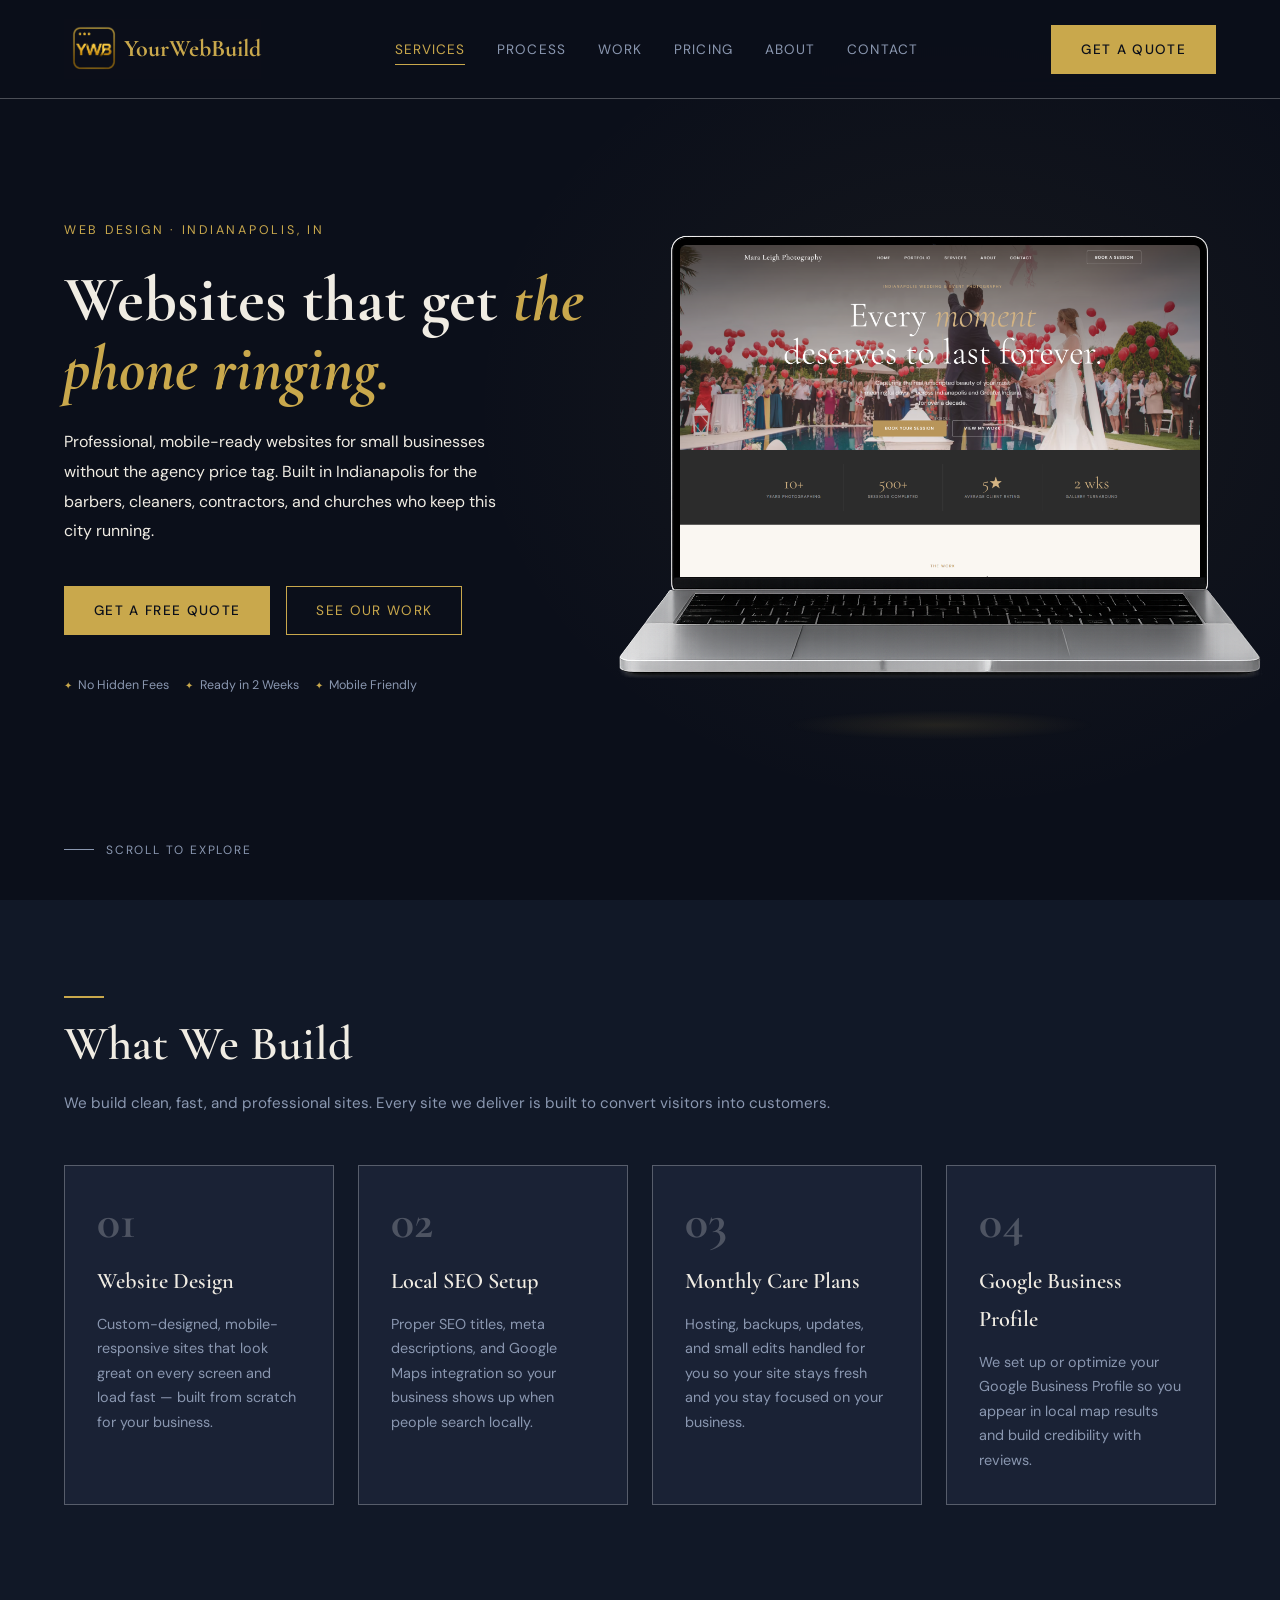
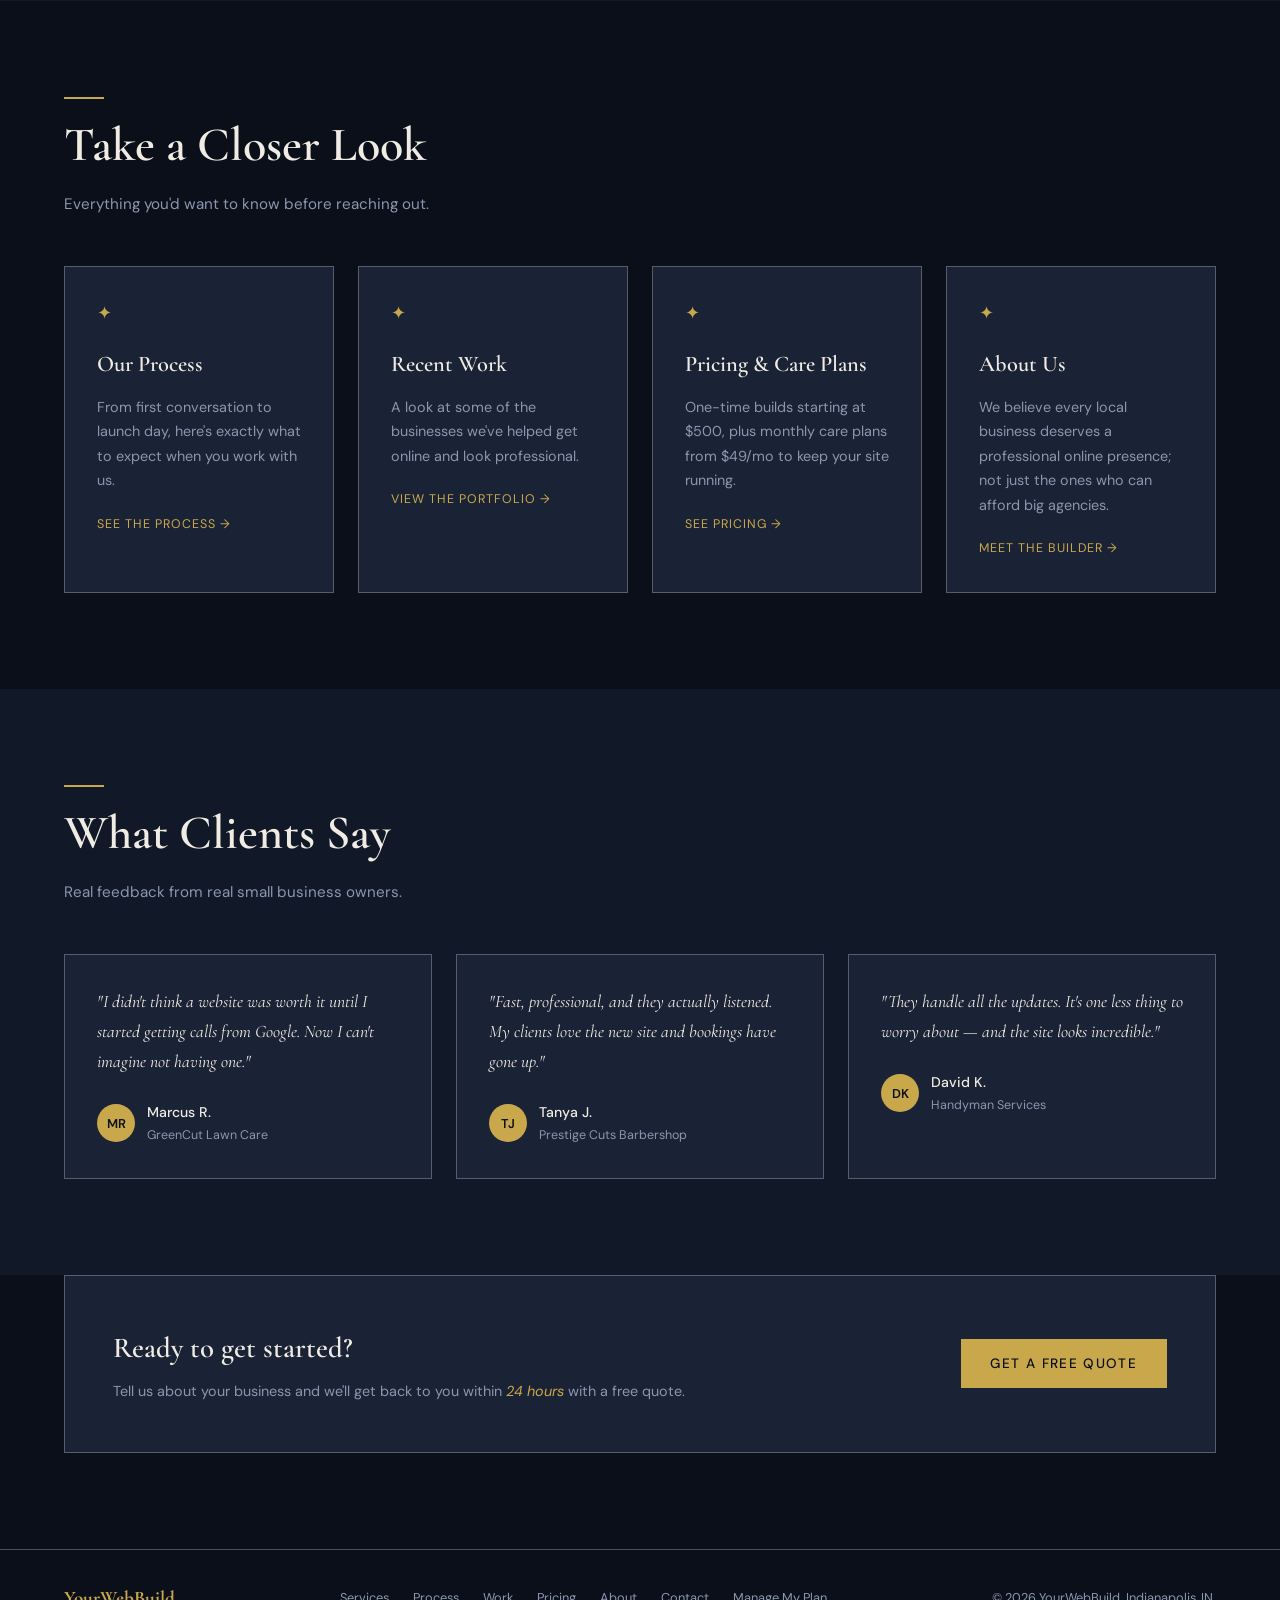
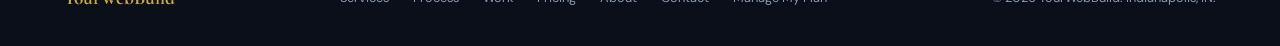
<file: index.html>
<!DOCTYPE html>
<html lang="en">
<head>
<meta charset="UTF-8"/>
<meta name="viewport" content="width=device-width,initial-scale=1.0"/>

<!-- SEO Meta Tags -->
<meta name="description" content="YourWebBuild designs professional, mobile-ready websites for small businesses in Indianapolis, IN. Affordable web design starting at $500. Get a free quote today."/>
<meta name="keywords" content="web design Indianapolis, small business website Indianapolis, affordable web design Indiana, local web designer Indy"/>
<meta name="author" content="YourWebBuild"/>
<meta name="robots" content="index, follow"/>

<meta property="og:title" content="YourWebBuild — Affordable Web Design in Indianapolis"/>
<meta property="og:description" content="Professional websites for small businesses starting at $500. Mobile-ready, fast delivery, honest pricing."/>
<meta property="og:type" content="website"/>
<meta property="og:url" content="https://yourwebbuild.com"/>
<meta property="og:image" content="https://yourwebbuild.com/Images/og-preview.jpg"/>

<title>YourWebBuild | Web Design for Indianapolis Small Businesses</title>
<link rel="preconnect" href="https://fonts.googleapis.com">
<link rel="preconnect" href="https://fonts.gstatic.com" crossorigin>
<link href="https://fonts.googleapis.com/css2?family=Cormorant+Garamond:wght@400;600;700&family=DM+Sans:wght@300;400;500&display=swap" rel="stylesheet"/>
<link rel="icon" type="image/x-icon" href="Images/ywb-blue-tab.png">
<link rel="stylesheet" href="style.css">

<style>
/* ---- HERO --*/
/*.overlay{ position: absolute; inset:0; height: 100%, width: 100%; background: rgba(0,0,0,1);}*/
#hero{min-height:100vh;display:flex;align-items:center;padding-top:6rem;position:relative;overflow:hidden;}
.hero-bg{position:absolute;inset:0; background: radial-gradient(ellipse 55% 65% at 75% 45%,#c9a84c0f 0%,transparent 70%);}
.hero-inner{position:relative;display:grid;grid-template-columns:1fr 1fr;gap:3rem;align-items:center;width:100%;}
.hero-tag{font-size:.78rem;letter-spacing:.22em;text-transform:uppercase;color:var(--gold);margin:1rem 0 1.5rem;opacity:0;animation:fadeUp .7s cubic-bezier(.22,1,.36,1) .2s forwards;}
h1{font-family:'Cormorant Garamond',serif;font-size:clamp(2.6rem,5vw,4.5rem);font-weight:700;line-height:1.08;margin-bottom:1.5rem;opacity:0;animation:fadeUp .8s cubic-bezier(.22,1,.36,1) .4s forwards;}
h1 em{font-style:italic;color:var(--gold);}
.hero-sub{font-size:1rem;color:var(--white);max-width:440px;margin-bottom:2.5rem;line-height:1.85;opacity:0;animation:fadeUp .8s cubic-bezier(.22,1,.36,1) .6s forwards;}
.hero-btns{display:flex;gap:1rem;flex-wrap:wrap;opacity:0;animation:fadeUp .8s cubic-bezier(.22,1,.36,1) .8s forwards;}
.hero-badges{display:flex;gap:1rem;margin-top:2.5rem;opacity:0;animation:fadeUp .8s cubic-bezier(.22,1,.36,1) 1s forwards;}
.badge{font-size:.78rem;color:var(--muted);display:flex;align-items:center;gap:.4rem;}
.badge::before{content:'✦';color:var(--gold);font-size:.65rem;}

.hero-laptop{opacity:0;animation:laptopIn 1s cubic-bezier(.22,1,.36,1) .5s forwards;position:relative;background:transparent;}
@keyframes laptopIn{from{opacity:0;transform:translateX(40px) translateY(10px);}to{opacity:1;transform:translateX(0) translateY(0);}}
.laptop-wrap{display:flex;justify-content:center;position:relative;width:100%;max-width:520px;margin:0 auto;background:inherit;animation:float 5s ease-in-out 1.5s infinite;}
.laptop-wrap img{width:150%;}
.laptop-wrap::before{content:'';position:absolute;bottom:-30px;left:50%;transform:translateX(-50%);width:60%;height:30px;background:radial-gradient(ellipse,#c9a84c20 0%,transparent 70%);pointer-events:none;}
.laptop-foot{width:80%;margin:0 auto;height:6px;background:#0d1117;border-radius:0 0 8px 8px;}
@keyframes float{0%,100%{transform:translateY(0);}50%{transform:translateY(-10px);}}

.hero-scroll{position:absolute;bottom:2.5rem;left:5%;display:flex;align-items:center;gap:.75rem;font-size:.75rem;letter-spacing:.15em;text-transform:uppercase;color:var(--muted);opacity:0;animation:fadeIn 1s ease 1.3s forwards;}
.hero-scroll::before{content:'';display:block;width:30px;height:1px;background:var(--muted);}
@keyframes fadeIn{from{opacity:0;}to{opacity:1;}}

/* ---- HERO video background --*//*
#myVideo {  position: fixed;
  right: 0;
  bottom: 0;
  min-width: 100%;
  min-height: 100%;
}*/

/*-------scrolling mockup--------*/

.laptop-screen {
  position: absolute;
  top: 10.5%;
  left: 0%;
  width: 100%;
  height: 64%;
  cursor: pointer;
  overflow: hidden;
  border-radius: 6px 6px 0 0;
  z-index: 2;
  background: #000;
}

.laptop-screen img{
width: 100%;
}

.scrolling-site {
  width: 100%;
  display: block;
   
  animation: scrollSite 10s ease-in-out infinite alternate;
  
  animation-play-state: paused;
}

/*------- Trigger movement on hover----- */
.laptop-screen:hover .scrolling-site {
  animation-play-state: running;
}

@keyframes scrollSite {
  0% {
    transform: translateY(0);
	}
  100% {
    transform: translateY(-87.5%);
  }
}

/* Services */
#services{background:var(--navy2);}
.services-grid{display:grid;grid-template-columns:repeat(auto-fit,minmax(240px,1fr));gap:1.5rem;}
.service-card{padding:2rem;border:1px solid var(--border);background:var(--navy3);transition:border-color .3s,transform .3s cubic-bezier(.22,1,.36,1);}
.service-card:hover{border-color:var(--gold);transform:translateY(-4px);}
.service-num{font-family:'Cormorant Garamond',serif;font-size:3rem;font-weight:700;color:#ffffff3a;line-height:1;margin-bottom:1rem;transition:color .3s;}
.service-card:hover .service-num{color:var(--gold);}
.service-card h3{font-family:'Cormorant Garamond',serif;font-size:1.4rem;font-weight:600;margin-bottom:.75rem;}
.service-card p{font-size:.9rem;color:var(--muted);line-height:1.7;}

/* Explore — short links out to the dedicated pages */
#explore{background:var(--navy);}
.explore-grid{display:grid;grid-template-columns:repeat(auto-fit,minmax(240px,1fr));gap:1.5rem;}
.explore-card{display:block;padding:2rem;border:1px solid var(--border);background:var(--navy3);transition:border-color .3s,transform .3s cubic-bezier(.22,1,.36,1);}
.explore-card:hover{border-color:var(--gold);transform:translateY(-4px);}
.explore-mark{color:var(--gold);font-size:1.1rem;margin-bottom:1rem;display:block;}
.explore-card h3{font-family:'Cormorant Garamond',serif;font-size:1.4rem;font-weight:600;margin-bottom:.75rem;}
.explore-card p{font-size:.9rem;color:var(--muted);line-height:1.7;margin-bottom:1rem;}
.explore-link{font-size:.78rem;letter-spacing:.08em;text-transform:uppercase;color:var(--gold);}

/* Testimonials */
#testimonials{background:var(--navy2);}
.testi-grid{display:grid;grid-template-columns:repeat(auto-fit,minmax(280px,1fr));gap:1.5rem;}
.testi-card{padding:2rem;border:1px solid var(--border);background:var(--navy3);transition:border-color .3s,transform .3s cubic-bezier(.22,1,.36,1);}
.testi-card:hover{border-color:var(--gold);transform:translateY(-3px);}
.testi-quote{font-family:'Cormorant Garamond',serif;font-size:1.1rem;line-height:1.7;color:var(--white);margin-bottom:1.5rem;font-style:italic;}
.testi-author{display:flex;align-items:center;gap:.75rem;}
.testi-avatar{width:38px;height:38px;border-radius:50%;background:var(--gold);display:flex;align-items:center;justify-content:center;font-size:.8rem;font-weight:600;color:var(--navy);flex-shrink:0;}
.testi-name{font-size:.88rem;font-weight:500;}
.testi-biz{font-size:.78rem;color:var(--muted);}

@media(max-width:900px){
  .hero-inner{grid-template-columns:1fr;}
  .hero-laptop{display:none;}
}
</style>
</head>
<body>

<nav id="main-nav">
  <a href="index.html" class="nav-logo"><img src="Images/ywb-gold.png" alt="logo"><span class="hide-text"> YourWebBuild </span></a> <!--YourWebBuild-->
  <div class="nav-links" id="navLinks">
    <a href="index.html#services" class="active">Services</a>
    <a href="process.html">Process</a>
    <a href="portfolio.html">Work</a>
    <a href="pricing.html">Pricing</a>
    <a href="about.html">About</a>
    <a href="contact.html">Contact</a>
  </div>
  <div class="nav-right">
    <a href="contact.html" class="btn btn-fill">Get a Quote</a>
    <button class="nav-toggle" id="navToggle" aria-label="Toggle menu" aria-expanded="false">
      <span></span><span></span><span></span>
    </button>
  </div>
</nav>

<section id="hero">
<!--<video autoplay muted loop id="myVideo"> <source src="Images/hero-video.mp4" type="video/mp4"> </video>-->
  

  <div class="overlay"></div>
  <div class="hero-bg"></div>
  <div class="hero-inner">
    <div class="hero-content">
      <div class="hero-tag">Web Design · Indianapolis, IN</div>
      <h1>Websites that get<em> the phone ringing.</em></h1>
      <p class="hero-sub">Professional, mobile-ready websites for small businesses without the agency price tag. Built in Indianapolis for the barbers, cleaners, contractors, and churches who keep this city running.</p>
      <div class="hero-btns">
        <a href="contact.html" class="btn btn-fill">Get a Free Quote</a>
        <a href="portfolio.html" class="btn">See Our Work</a>
      </div>
      <div class="hero-badges">
        <span class="badge">No Hidden Fees</span>
        <span class="badge">Ready in 2 Weeks</span>
        <span class="badge">Mobile Friendly</span>
      </div>
    </div>

   <div class="hero-laptop">
      <div class="laptop-wrap">
        <img src="Images/laptop.png" alt="laptop mockup" class="laptop-frame">
		<a  href="https://darthomale88.github.io/Photography-site" ><div class="laptop-screen">
			<img src="Images/tall-screenshot.png" class="scrolling-site">
		</div></a>
        <div class="laptop-foot"></div>
      </div>
    </div>
  </div>
  <div class="hero-scroll">Scroll to explore</div>
</section>

<section id="services">
  <div class="gold-line reveal d1"></div>
  <h2 class="section-title reveal d2">What We Build</h2>
  <p class="section-sub reveal d3">We build clean, fast, and professional sites. Every site we deliver is built to convert visitors into customers.</p>
  <div class="services-grid">
    <div class="service-card reveal d1"><div class="service-num">01</div><h3>Website Design</h3><p>Custom-designed, mobile-responsive sites that look great on every screen and load fast — built from scratch for your business.</p></div>
    <div class="service-card reveal d2"><div class="service-num">02</div><h3>Local SEO Setup</h3><p>Proper SEO titles, meta descriptions, and Google Maps integration so your business shows up when people search locally.</p></div>
    <div class="service-card reveal d3"><div class="service-num">03</div><h3>Monthly Care Plans</h3><p>Hosting, backups, updates, and small edits handled for you so your site stays fresh and you stay focused on your business.</p></div>
    <div class="service-card reveal d4"><div class="service-num">04</div><h3>Google Business Profile</h3><p>We set up or optimize your Google Business Profile so you appear in local map results and build credibility with reviews.</p></div>
  </div>
</section>

<section id="explore">
  <div class="gold-line reveal d1"></div>
  <h2 class="section-title reveal d2">Take a Closer Look</h2>
  <p class="section-sub reveal d3">Everything you'd want to know before reaching out.</p>
  <div class="explore-grid">
    <a class="explore-card reveal d1" href="process.html">
      <span class="explore-mark">✦</span>
      <h3>Our Process</h3>
      <p>From first conversation to launch day, here's exactly what to expect when you work with us.</p>
      <span class="explore-link">See the process →</span>
    </a>
    <a class="explore-card reveal d2" href="portfolio.html">
      <span class="explore-mark">✦</span>
      <h3>Recent Work</h3>
      <p>A look at some of the businesses we've helped get online and look professional.</p>
      <span class="explore-link">View the portfolio →</span>
    </a>
    <a class="explore-card reveal d3" href="pricing.html">
      <span class="explore-mark">✦</span>
      <h3>Pricing &amp; Care Plans</h3>
      <p>One-time builds starting at $500, plus monthly care plans from $49/mo to keep your site running.</p>
      <span class="explore-link">See pricing →</span>
    </a>
    <a class="explore-card reveal d4" href="about.html">
      <span class="explore-mark">✦</span>
      <h3>About Us</h3>
      <p>We believe every local business deserves a professional online presence; not just the ones who can afford big agencies.</p>
      <span class="explore-link">Meet the builder →</span>
    </a>
  </div>
</section>

<section id="testimonials">
  <div class="gold-line reveal d1"></div>
  <h2 class="section-title reveal d2">What Clients Say</h2>
  <p class="section-sub reveal d3">Real feedback from real small business owners.</p>
  <div class="testi-grid">
    <div class="testi-card reveal d1"><p class="testi-quote">"I didn't think a website was worth it until I started getting calls from Google. Now I can't imagine not having one."</p><div class="testi-author"><div class="testi-avatar">MR</div><div><div class="testi-name">Marcus R.</div><div class="testi-biz">GreenCut Lawn Care</div></div></div></div>
    <div class="testi-card reveal d2"><p class="testi-quote">"Fast, professional, and they actually listened. My clients love the new site and bookings have gone up."</p><div class="testi-author"><div class="testi-avatar">TJ</div><div><div class="testi-name">Tanya J.</div><div class="testi-biz">Prestige Cuts Barbershop</div></div></div></div>
    <div class="testi-card reveal d3"><p class="testi-quote">"They handle all the updates. It's one less thing to worry about — and the site looks incredible."</p><div class="testi-author"><div class="testi-avatar">DK</div><div><div class="testi-name">David K.</div><div class="testi-biz">Handyman Services</div></div></div></div>
  </div>
</section>

<div class="cta-band reveal">
  <div class="cta-band-text">
    <h3>Ready to get started?</h3>
    <p>Tell us about your business and we'll get back to you within<em style="color: var(--gold);"> 24 hours </em>with a free quote.</p>
  </div>
  <a href="contact.html" class="btn btn-fill">Get a Free Quote</a>
</div>

<footer>
  <div class="footer-logo">YourWebBuild</div>
  <div class="footer-links">
    <a href="index.html#services">Services</a>
    <a href="process.html">Process</a>
    <a href="portfolio.html">Work</a>
    <a href="pricing.html">Pricing</a>
    <a href="about.html">About</a>
    <a href="contact.html">Contact</a>
    <a href="https://billing.stripe.com/p/login/aFa7sK5XEgO0h2pbyrfMA00">Manage My Plan</a>
  </div>
  <div class="footer-copy">© 2026 YourWebBuild. Indianapolis, IN.</div>
</footer>

	<a href="tel:+13177312108" class="call-fab" aria-label="Call YourWebBuild">
	  <svg viewBox="0 0 24 24" fill="none" stroke="currentColor" stroke-width="2">
		<path d="M22 16.92v3a2 2 0 0 1-2.18 2 19.79 19.79 0 0 1-8.63-3.07 19.5 19.5 0 0 1-6-6 19.79 19.79 0 0 1-3.07-8.67A2 2 0 0 1 4.11 2h3a2 2 0 0 1 2 1.72c.127.96.361 1.903.7 2.81a2 2 0 0 1-.45 2.11L8.09 9.91a16 16 0 0 0 6 6l1.27-1.27a2 2 0 0 1 2.11-.45c.907.339 1.85.573 2.81.7A2 2 0 0 1 22 16.92z"/>
	  </svg>
	</a>

<script src="script.js" defer></script>

</body>
</html>
</file>
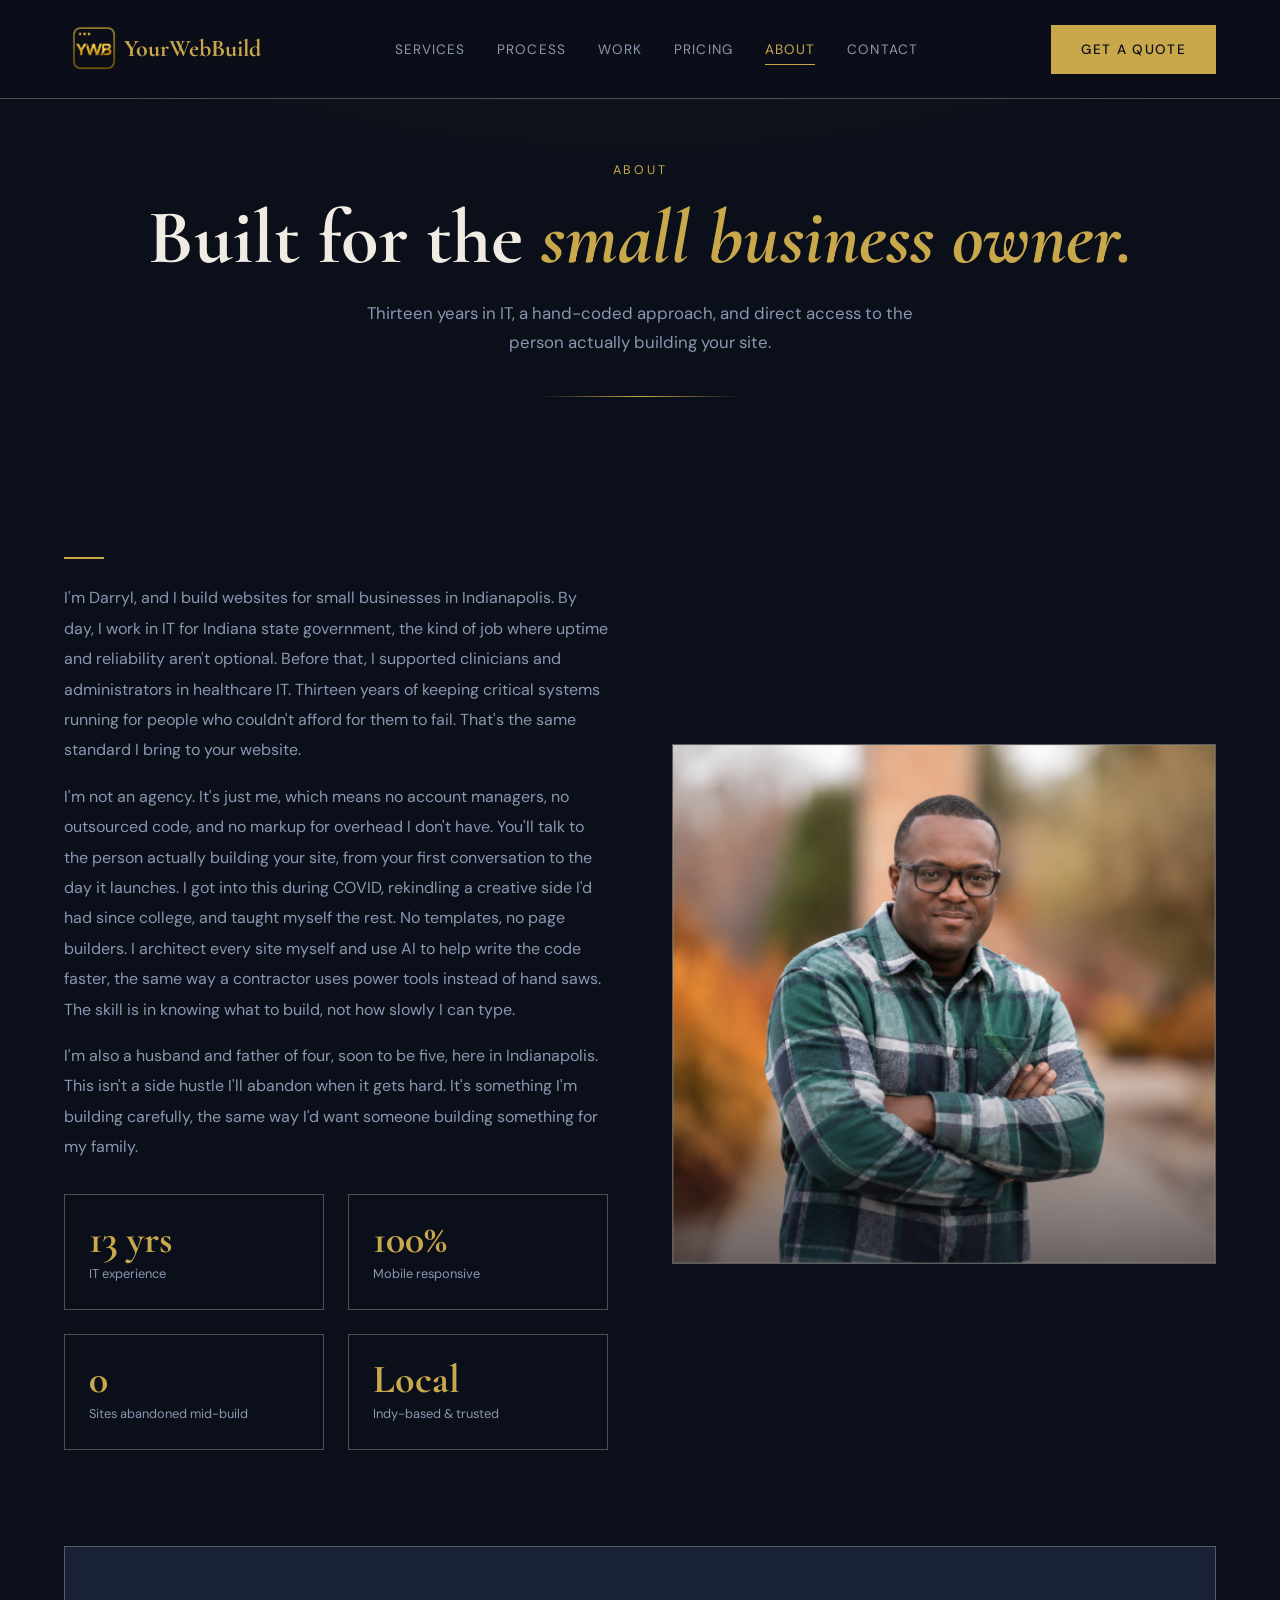
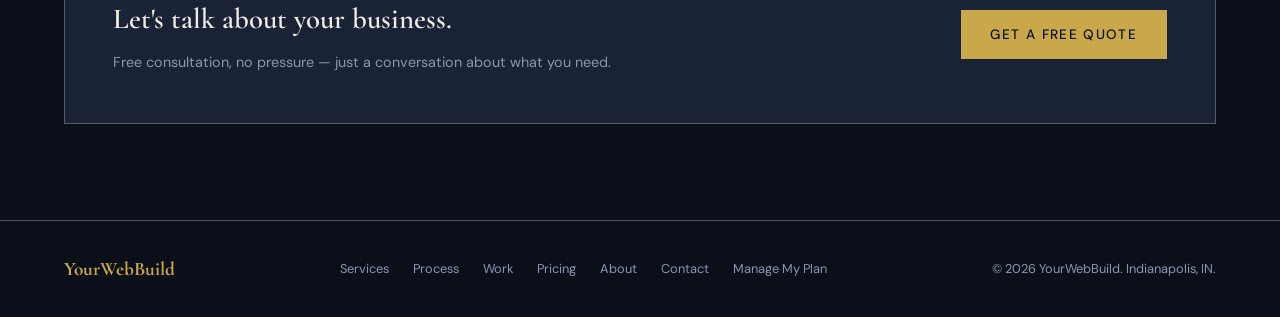
<file: about.html>
<!DOCTYPE html>
<html lang="en">
<head>
<meta charset="UTF-8"/>
<meta name="viewport" content="width=device-width,initial-scale=1.0"/>

<meta name="description" content="Meet Darryl, the Indianapolis web developer behind YourWebBuild. 13 years in IT, a hand-coded approach, and direct access to the person actually building your site."/>
<meta name="robots" content="index, follow"/>
<meta property="og:title" content="About | YourWebBuild"/>
<meta property="og:description" content="13 years in IT, no agency markup, no outsourced code. Just the person building your website, start to finish."/>
<meta property="og:type" content="website"/>
<meta property="og:url" content="https://yourwebbuild.com/about.html"/>

<title>About | YourWebBuild</title>
<link rel="preconnect" href="https://fonts.googleapis.com">
<link rel="preconnect" href="https://fonts.gstatic.com" crossorigin>
<link href="https://fonts.googleapis.com/css2?family=Cormorant+Garamond:wght@400;600;700&family=DM+Sans:wght@300;400;500&display=swap" rel="stylesheet"/>
<link rel="icon" type="image/x-icon" href="Images/ywb-blue-tab.png">
<link rel="stylesheet" href="style.css">

<style>
.about-inner{display:grid;grid-template-columns:1fr 1fr;gap:4rem;align-items:center;max-width:1200px;margin:0 auto;}
.about-text p{color:var(--muted);line-height:1.9;margin-bottom:1rem;}
.about-text p strong{color:var(--white);font-weight:500;}
.about-stats{display:grid;grid-template-columns:1fr 1fr;gap:1.5rem;margin-top:2rem;}
.stat{padding:1.5rem;border:1px solid var(--border);transition:border-color .3s,transform .3s cubic-bezier(.22,1,.36,1);}
.stat:hover{border-color:var(--gold);transform:translateY(-2px);}
.stat-num{font-family:'Cormorant Garamond',serif;font-size:2.5rem;font-weight:700;color:var(--gold);line-height:1;}
.stat-label{font-size:.8rem;color:var(--muted);margin-top:.25rem;}

.about-visual{background:var(--navy3);border:1px solid var(--border);height:520px;position:relative;overflow:hidden;}
.about-visual img{width:100%;height:100%;object-fit:cover;object-position:50% 18%;display:block;opacity:0;transform:scale(1.04);transition:opacity 1s ease .15s,transform 1.1s cubic-bezier(.22,1,.36,1) .15s;}
.about-visual.visible img{opacity:1;transform:scale(1);}
.about-visual::after{content:'';position:absolute;inset:0;background:linear-gradient(180deg,transparent 60%,rgba(11,15,26,.55) 100%);pointer-events:none;}
.about-visual::before{content:'';position:absolute;inset:0;border:1px solid #c9a84c30;z-index:1;pointer-events:none;}

@media(max-width:900px){
  .about-inner{grid-template-columns:1fr;}
  .about-visual{height:380px;}
}
</style>
</head>
<body>

<nav id="main-nav">
  <a href="index.html" class="nav-logo"><img src="Images/ywb-gold.png" alt="logo"><span class="hide-text"> YourWebBuild </span></a> 
  <div class="nav-links" id="navLinks">
    <a href="index.html#services">Services</a>
    <a href="process.html">Process</a>
    <a href="portfolio.html">Work</a>
    <a href="pricing.html">Pricing</a>
    <a href="about.html" class="active">About</a>
    <a href="contact.html">Contact</a>
  </div>
  <div class="nav-right">
    <a href="contact.html" class="btn btn-fill">Get a Quote</a>
    <button class="nav-toggle" id="navToggle" aria-label="Toggle menu" aria-expanded="false">
      <span></span><span></span><span></span>
    </button>
  </div>
</nav>

<div class="page-hero">
  <div class="hero-eyebrow">About</div>
  <h1 class="page-title">Built for the <em>small business owner.</em></h1>
  <p class="page-sub">Thirteen years in IT, a hand-coded approach, and direct access to the person actually building your site.</p>
  <div class="gold-divider"></div>
</div>

<section>
  <div class="about-inner">
    <div class="about-text">
      <div class="gold-line reveal d1"></div>
      <p class="reveal d2">I'm Darryl, and I build websites for small businesses in Indianapolis. By day, I work in IT for Indiana state government, the kind of job where uptime and reliability aren't optional. Before that, I supported clinicians and administrators in healthcare IT. Thirteen years of keeping critical systems running for people who couldn't afford for them to fail. That's the same standard I bring to your website.</p>
      <p class="reveal d3">I'm not an agency. It's just me, which means no account managers, no outsourced code, and no markup for overhead I don't have. You'll talk to the person actually building your site, from your first conversation to the day it launches. I got into this during COVID, rekindling a creative side I'd had since college, and taught myself the rest. No templates, no page builders. I architect every site myself and use AI to help write the code faster, the same way a contractor uses power tools instead of hand saws. The skill is in knowing what to build, not how slowly I can type.</p>
      <p class="reveal d4">I'm also a husband and father of four, soon to be five, here in Indianapolis. This isn't a side hustle I'll abandon when it gets hard. It's something I'm building carefully, the same way I'd want someone building something for my family.</p>
      <div class="about-stats">
        <div class="stat reveal d1"><div class="stat-num">13 yrs</div><div class="stat-label">IT experience</div></div>
        <div class="stat reveal d2"><div class="stat-num">100%</div><div class="stat-label">Mobile responsive</div></div>
        <div class="stat reveal d3"><div class="stat-num">0</div><div class="stat-label">Sites abandoned mid-build</div></div>
        <div class="stat reveal d4"><div class="stat-num">Local</div><div class="stat-label">Indy-based &amp; trusted</div></div>
      </div>
    </div>
    <div class="about-visual reveal-right">
      <img src="Images/about-me.png" alt="Darryl, founder of YourWebBuild" />
    </div>
  </div>
</section>

<div class="cta-band reveal">
  <div class="cta-band-text">
    <h3>Let's talk about your business.</h3>
    <p>Free consultation, no pressure — just a conversation about what you need.</p>
  </div>
  <a href="contact.html" class="btn btn-fill">Get a Free Quote</a>
</div>

<footer>
  <div class="footer-logo">YourWebBuild</div>
  <div class="footer-links">
    <a href="index.html#services">Services</a>
    <a href="process.html">Process</a>
    <a href="portfolio.html">Work</a>
    <a href="pricing.html">Pricing</a>
    <a href="about.html">About</a>
    <a href="contact.html">Contact</a>
    <a href="https://billing.stripe.com/p/login/aFa7sK5XEgO0h2pbyrfMA00">Manage My Plan</a>
  </div>
  <div class="footer-copy">© 2026 YourWebBuild. Indianapolis, IN.</div>
</footer>

<a href="tel:+13177312108" class="call-fab" aria-label="Call YourWebBuild">
	  <svg viewBox="0 0 24 24" fill="none" stroke="currentColor" stroke-width="2">
		<path d="M22 16.92v3a2 2 0 0 1-2.18 2 19.79 19.79 0 0 1-8.63-3.07 19.5 19.5 0 0 1-6-6 19.79 19.79 0 0 1-3.07-8.67A2 2 0 0 1 4.11 2h3a2 2 0 0 1 2 1.72c.127.96.361 1.903.7 2.81a2 2 0 0 1-.45 2.11L8.09 9.91a16 16 0 0 0 6 6l1.27-1.27a2 2 0 0 1 2.11-.45c.907.339 1.85.573 2.81.7A2 2 0 0 1 22 16.92z"/>
	  </svg>
	</a>

<script src="script.js"></script>


</body>
</html>
</file>
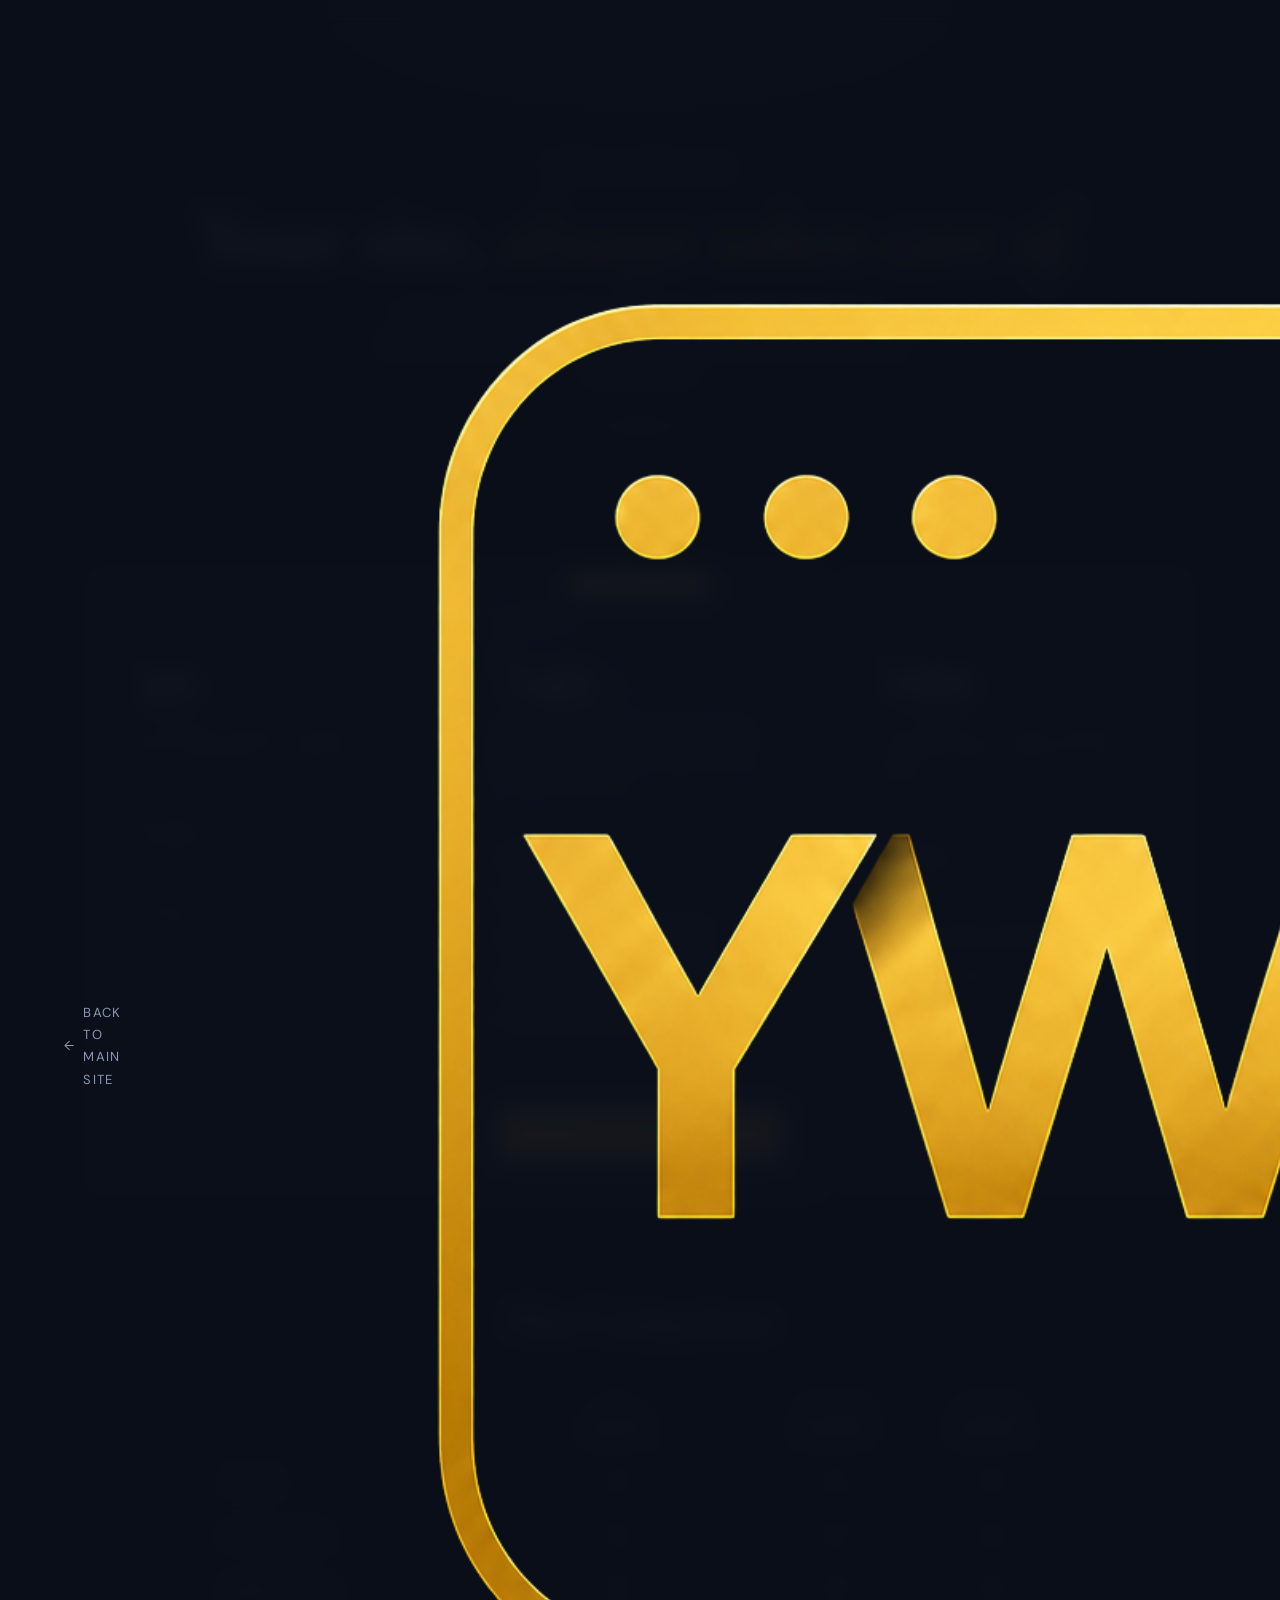
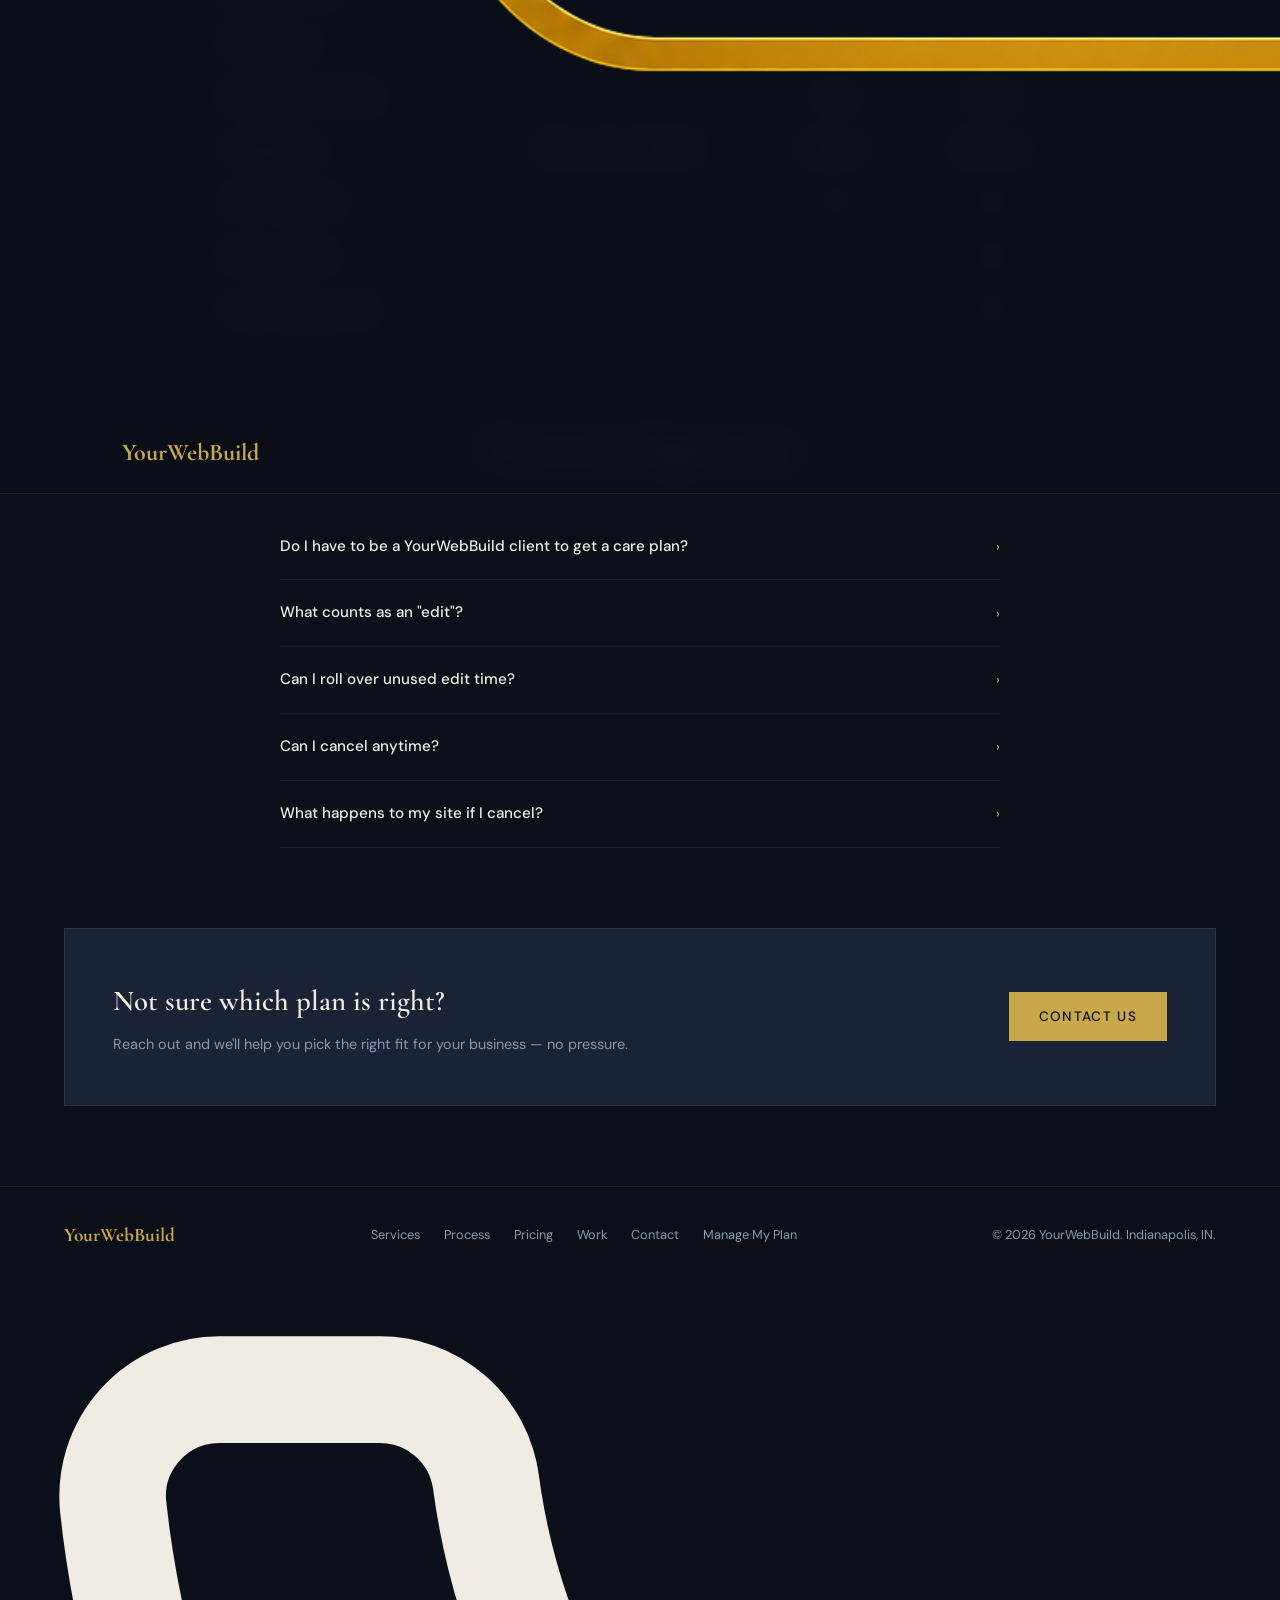
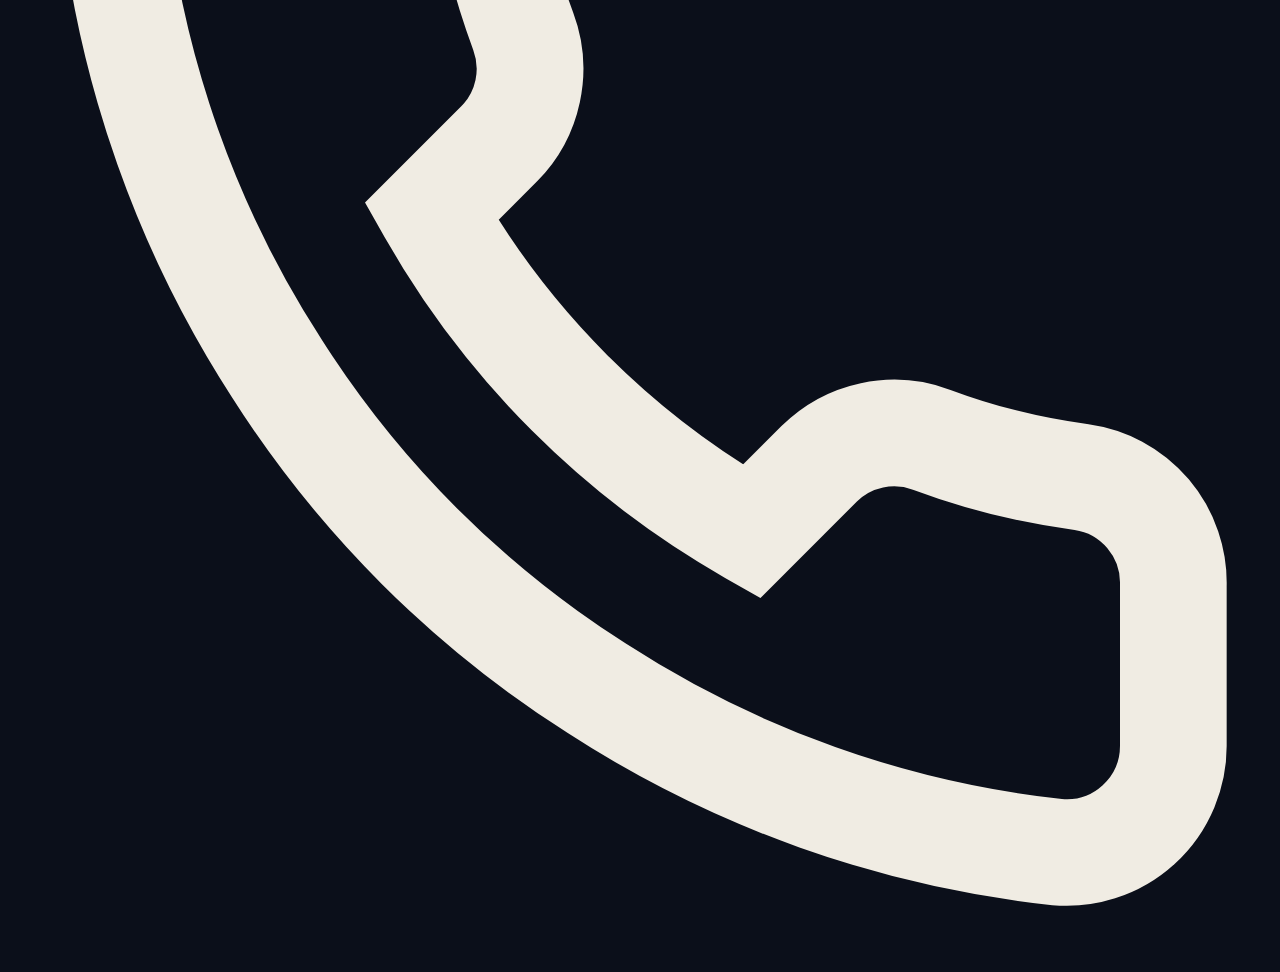
<file: care-plans.html>
<!DOCTYPE html>
<html lang="en">
<head>
<meta charset="UTF-8"/>
<meta name="viewport" content="width=device-width,initial-scale=1.0"/>
<title>Monthly Care Plans | YourWebBuild</title>
<link href="https://fonts.googleapis.com/css2?family=Cormorant+Garamond:wght@400;600;700&family=DM+Sans:wght@300;400;500&display=swap" rel="stylesheet"/>
<style>
*{margin:0;padding:0;box-sizing:border-box;}
:root{
  --navy:#0b0f1a;--navy2:#111827;--navy3:#1a2235;
  --gold:#c9a84c;--gold2:#e8c96a;--white:#f0ece3;--muted:#8a97b0;--border:#ffffff14;
}
html{scroll-behavior:smooth;}
body{background:var(--navy);color:var(--white);font-family:'DM Sans',sans-serif;font-size:16px;line-height:1.7;overflow-x:hidden;}
a{color:inherit;text-decoration:none;}

/* Reveal */
.reveal{opacity:0;transform:translateY(32px);transition:opacity .7s cubic-bezier(.22,1,.36,1),transform .7s cubic-bezier(.22,1,.36,1);}
.reveal.visible{opacity:1;transform:translateY(0);}
.d1{transition-delay:.00s;}.d2{transition-delay:.12s;}.d3{transition-delay:.24s;}.d4{transition-delay:.36s;}

/* Nav */
nav{position:fixed;top:0;left:0;right:0;z-index:100;display:flex;align-items:center;justify-content:space-between;padding:1.2rem 5%;background:rgba(11,15,26,.95);backdrop-filter:blur(12px);border-bottom:1px solid var(--border);}
.nav-logo{font-family:'Cormorant Garamond',serif;font-size:1.5rem;font-weight:700;color:var(--gold);}
.nav-back{font-size:.82rem;letter-spacing:.1em;text-transform:uppercase;color:var(--muted);display:flex;align-items:center;gap:.5rem;transition:color .2s;}
.nav-back:hover{color:var(--gold);}
.nav-back::before{content:'←';}
.btn{display:inline-block;padding:.75rem 1.8rem;border:1px solid var(--gold);color:var(--gold);font-family:'DM Sans',sans-serif;font-size:.85rem;letter-spacing:.1em;text-transform:uppercase;cursor:pointer;transition:all .25s;background:transparent;}
.btn:hover{background:var(--gold);color:var(--navy);}
.btn-fill{background:var(--gold);color:var(--navy);font-weight:500;}
.btn-fill:hover{background:var(--gold2);border-color:var(--gold2);}

/* Hero band */
.page-hero{padding:10rem 5% 5rem;text-align:center;position:relative;overflow:hidden;}
.page-hero::before{content:'';position:absolute;inset:0;background:radial-gradient(ellipse 70% 60% at 50% 0%,#c9a84c0c 0%,transparent 70%);pointer-events:none;}
.hero-eyebrow{font-size:.78rem;letter-spacing:.22em;text-transform:uppercase;color:var(--gold);margin-bottom:1rem;opacity:0;animation:fadeUp .7s cubic-bezier(.22,1,.36,1) .2s forwards;}
.page-title{font-family:'Cormorant Garamond',serif;font-size:clamp(2.8rem,6vw,5rem);font-weight:700;line-height:1.08;margin-bottom:1.2rem;opacity:0;animation:fadeUp .8s cubic-bezier(.22,1,.36,1) .35s forwards;}
.page-title em{font-style:italic;color:var(--gold);}
.page-sub{font-size:1.05rem;color:var(--muted);max-width:540px;margin:0 auto 1.5rem;opacity:0;animation:fadeUp .8s cubic-bezier(.22,1,.36,1) .5s forwards;}
.gold-divider{width:0;height:1px;background:linear-gradient(90deg,transparent,var(--gold),transparent);margin:2.5rem auto 0;animation:expandLine 1s cubic-bezier(.22,1,.36,1) .8s forwards;}
@keyframes expandLine{to{width:200px;}}
@keyframes fadeUp{from{opacity:0;transform:translateY(24px);}to{opacity:1;transform:translateY(0);}}

/* Plans grid */
.plans-section{padding:4rem 5% 6rem;}
.plans-grid{display:grid;grid-template-columns:repeat(3,1fr);gap:1.5rem;max-width:1100px;margin:0 auto;}

.plan-card{position:relative;border:1px solid var(--border);background:var(--navy2);padding:2.5rem 2rem 2rem;display:flex;flex-direction:column;transition:border-color .3s,transform .35s cubic-bezier(.22,1,.36,1);}
.plan-card:hover{transform:translateY(-6px);border-color:rgba(201,168,76,.35);}
.plan-card.featured{border-color:var(--gold);background:var(--navy3);}
.plan-card.featured::before{content:'Most Popular';position:absolute;top:-1px;left:50%;transform:translateX(-50%);background:var(--gold);color:var(--navy);font-size:.68rem;font-weight:700;letter-spacing:.14em;text-transform:uppercase;padding:.28rem 1.1rem;white-space:nowrap;}

.plan-tier{font-size:.72rem;letter-spacing:.18em;text-transform:uppercase;color:var(--muted);margin-bottom:.75rem;}
.plan-price{font-family:'Cormorant Garamond',serif;font-size:4rem;font-weight:700;line-height:1;color:var(--white);}
.plan-price sup{font-size:1.8rem;vertical-align:top;margin-top:.6rem;color:var(--gold);}
.plan-price span{font-size:1rem;font-family:'DM Sans',sans-serif;font-weight:400;color:var(--muted);margin-left:.2rem;}
.plan-desc{font-size:.88rem;color:var(--muted);margin:.75rem 0 1.5rem;padding-bottom:1.5rem;border-bottom:1px solid var(--border);line-height:1.65;}

.plan-features{list-style:none;flex:1;margin-bottom:2rem;}
.plan-features li{font-size:.9rem;color:var(--muted);padding:.45rem 0;display:flex;align-items:flex-start;gap:.7rem;border-bottom:1px solid var(--border);}
.plan-features li:last-child{border-bottom:none;}
.plan-features li .check{color:var(--gold);font-size:.8rem;flex-shrink:0;margin-top:.18rem;}
.plan-features li.bold-feat{color:var(--white);}

.plan-cta{display:block;text-align:center;padding:.85rem;border:1px solid var(--gold);color:var(--gold);font-size:.82rem;letter-spacing:.1em;text-transform:uppercase;transition:all .25s;margin-top:auto;}
.plan-cta:hover{background:var(--gold);color:var(--navy);}
.plan-card.featured .plan-cta{background:var(--gold);color:var(--navy);}
.plan-card.featured .plan-cta:hover{background:var(--gold2);border-color:var(--gold2);}

/* Comparison table */
.compare-section{padding:0 5% 5rem;}
.compare-inner{max-width:860px;margin:0 auto;}
.compare-title{font-family:'Cormorant Garamond',serif;font-size:clamp(1.8rem,3vw,2.4rem);font-weight:600;margin-bottom:2rem;text-align:center;}
.compare-table{width:100%;border-collapse:collapse;font-size:.88rem;}
.compare-table th{font-size:.72rem;letter-spacing:.15em;text-transform:uppercase;color:var(--muted);font-weight:500;padding:.75rem 1rem;text-align:center;border-bottom:1px solid var(--border);}
.compare-table th:first-child{text-align:left;}
.compare-table td{padding:.8rem 1rem;border-bottom:1px solid var(--border);text-align:center;color:var(--muted);}
.compare-table td:first-child{text-align:left;color:var(--white);font-size:.9rem;}
.compare-table .yes{color:var(--gold);font-size:1rem;}
.compare-table .no{color:#3a4460;font-size:1rem;}
.compare-table .val{color:var(--white);font-size:.85rem;}
.compare-table thead th.featured-col{color:var(--gold);}
.compare-table tbody tr:hover td{background:rgba(255,255,255,.015);}

/* FAQ */
.faq-section{padding:0 5% 5rem;}
.faq-inner{max-width:720px;margin:0 auto;}
.faq-title{font-family:'Cormorant Garamond',serif;font-size:clamp(1.8rem,3vw,2.4rem);font-weight:600;margin-bottom:2rem;text-align:center;}
.faq-item{border-bottom:1px solid var(--border);padding:1.25rem 0;}
.faq-q{font-size:.95rem;font-weight:500;color:var(--white);cursor:pointer;display:flex;justify-content:space-between;align-items:center;gap:1rem;}
.faq-q .arrow{color:var(--gold);font-size:.8rem;transition:transform .3s;}
.faq-item.open .arrow{transform:rotate(90deg);}
.faq-a{font-size:.88rem;color:var(--muted);max-height:0;overflow:hidden;transition:max-height .4s ease,padding .3s ease;line-height:1.75;}
.faq-item.open .faq-a{max-height:200px;padding-top:.75rem;}

/* CTA banner */
.cta-band{margin:0 5% 5rem;border:1px solid var(--border);background:var(--navy3);padding:3rem;display:flex;align-items:center;justify-content:space-between;gap:2rem;flex-wrap:wrap;}
.cta-band-text h3{font-family:'Cormorant Garamond',serif;font-size:1.8rem;font-weight:600;margin-bottom:.4rem;}
.cta-band-text p{font-size:.9rem;color:var(--muted);}

footer{padding:2rem 5%;border-top:1px solid var(--border);display:flex;align-items:center;justify-content:space-between;flex-wrap:wrap;gap:1rem;}
.footer-logo{font-family:'Cormorant Garamond',serif;font-size:1.2rem;font-weight:700;color:var(--gold);}
.footer-copy{font-size:.8rem;color:var(--muted);}
.footer-links{display:flex;gap:1.5rem; flex-wrap: wrap;}
.footer-links a{font-size:.8rem;color:var(--muted);}
.footer-links a:hover{color:var(--gold);}

@media(max-width:900px){
  .plans-grid{grid-template-columns:1fr;max-width:440px;}
  .plan-card{padding:2rem 1.5rem 1.75rem;}
}
@media(max-width:640px){
  .cta-band{flex-direction:column;text-align:center;}
  .compare-table{font-size:.8rem;}
  .compare-table th,.compare-table td{padding:.6rem .5rem;}
}
</style>
</head>
<body>

<nav>
  <a href="index.html" class="nav-back">Back to main site</a>
  <a href="index.html" class="nav-logo"><img src="Images/ywb-gold.png" alt="logo"><span class="hide-text"> YourWebBuild </span></a> 
  <a href="index.html#contact" class="btn btn-fill">Get a Quote</a>
</nav>



<!-- PAGE HERO -->
<div class="page-hero">
  <div class="hero-eyebrow">Monthly Care Plans</div>
  <h1 class="page-title">Your site, <em>always taken care of.</em></h1>
  <p class="page-sub">After we launch your site, we stick around. Hosting, backups, & updates handled for you every month so you can focus on running your business.</p>
  <div class="gold-divider"></div>
</div>

<!-- PLAN CARDS -->
<section class="plans-section">
  <div class="plans-grid">

    <!-- Basic -->
    <div class="plan-card reveal d1">
      <div class="plan-tier">Basic</div>
      <div class="plan-price"><sup>$</sup>49<span>/mo</span></div>
      <p class="plan-desc">The essentials to keep your site live, secure, and backed up — hands off.</p>
      <ul class="plan-features">
        <li class="bold-feat"><span class="check">✦</span> Hosting</li>
        <li><span class="check">✦</span> Site monitoring</li>
        <li><span class="check">✦</span> Regular backups</li>
      </ul>
      <a href="https://buy.stripe.com/test_aFa7sK5XEgO0h2pbyrfMA00" class="plan-cta">Get Started</a> <!--index.html#contact-->
    </div>

    <!-- Standard (featured) -->
    <div class="plan-card featured reveal d2">
      <div class="plan-tier">Standard</div>
      <div class="plan-price"><sup>$</sup>149<span>/mo</span></div>
      <p class="plan-desc">Everything in Basic, plus up to 1 hour of edits per month — text, photos, hours, whatever you need.</p>
      <ul class="plan-features">
        <li class="bold-feat"><span class="check">✦</span> Hosting</li>
        <li><span class="check">✦</span> Regular backups</li>
        <li class="bold-feat"><span class="check">✦</span> Up to 1 hour of edits/month</li>
        <li><span class="check">✦</span> Content updates (text, images)</li>
        <li><span class="check">✦</span> Monthly check-in</li>
      </ul>
      <a href="https://buy.stripe.com/test_00w14m4TAfJWh2pfOHfMA01" class="plan-cta">Get Started</a>  <!--index.html#contact-->
    </div>

    <!-- Premium -->
    <div class="plan-card reveal d3">
      <div class="plan-tier">Premium</div>
      <div class="plan-price"><sup>$</sup>299<span>/mo</span></div>
      <p class="plan-desc">Full care with up to 2 hours of edits per month and priority turnaround on all requests.</p>
      <ul class="plan-features">
        <li class="bold-feat"><span class="check">✦</span> Hosting</li>
        <li><span class="check">✦</span> Regular backups</li>
        <li class="bold-feat"><span class="check">✦</span> Up to 2 hours of edits/month</li>
        <li><span class="check">✦</span> Priority updates</li>
        <li><span class="check">✦</span> Content & layout changes</li>
        <li><span class="check">✦</span> Priority response time</li>
      </ul>
      <a href="https://buy.stripe.com/test_cNi00i3PwfJW6nL9qjfMA02" class="plan-cta">Get Started</a> <!--index.html#contact-->
    </div>

  </div>
</section>

<!-- COMPARISON TABLE -->
<section class="compare-section">
  <div class="compare-inner reveal">
    <h2 class="compare-title">Plan Comparison</h2>
    <table class="compare-table">
      <thead>
        <tr>
          <th></th>
          <th>Basic<br><span style="color:var(--white);font-size:.9rem;">$49/mo</span></th>
          <th class="featured-col">Standard<br><span style="color:var(--white);font-size:.9rem;">$149/mo</span></th>
          <th>Premium<br><span style="color:var(--white);font-size:.9rem;">$299/mo</span></th>
        </tr>
      </thead>
      <tbody>
        <tr><td>Hosting</td><td><span class="yes">✦</span></td><td><span class="yes">✦</span></td><td><span class="yes">✦</span></td></tr>
        <tr><td>Site monitoring</td><td><span class="yes">✦</span></td><td><span class="yes">✦</span></td><td><span class="yes">✦</span></td></tr>
        <tr><td>Regular backups</td><td><span class="yes">✦</span></td><td><span class="yes">✦</span></td><td><span class="yes">✦</span></td></tr>
		<tr><td>SEO Updates</td><td><span class="no">✦</span></td><td><span class="yes">✦</span></td><td><span class="yes">✦</span></td></tr>
        <tr><td>Monthly edits included</td><td><span class="no">—</span></td><td><span class="val">1 hour</span></td><td><span class="val">2 hours</span></td></tr>
		<tr><td>Overage rates</td><td><span class="val">$75 per 30 min ($150/hr)</span></td><td><span class="val">$80/hour</span></td><td><span class="val">$45/hours</span></td></tr>
        <tr><td>Content updates</td><td><span class="no">—</span></td><td><span class="yes">✦</span></td><td><span class="yes">✦</span></td></tr>
        <tr><td>Priority updates</td><td><span class="no">—</span></td><td><span class="no">—</span></td><td><span class="yes">✦</span></td></tr>
		
        <tr><td>Priority response time</td><td><span class="no">—</span></td><td><span class="no">—</span></td><td><span class="yes">✦</span></td></tr>
      </tbody>
    </table>
  </div>
</section>

<!-- FAQ -->
<section class="faq-section">
  <div class="faq-inner reveal">
    <h2 class="faq-title">Common Questions</h2>

    <div class="faq-item">
      <div class="faq-q">Do I have to be a YourWebBuild client to get a care plan? <span class="arrow">›</span></div>
      <div class="faq-a">Yes — care plans are available to clients whose sites we built. This ensures we already know your site inside and out and can support it properly.</div>
    </div>

    <div class="faq-item">
      <div class="faq-q">What counts as an "edit"? <span class="arrow">›</span></div>
      <div class="faq-a">An edit is anything that changes content on your site — updating text, swapping a photo, changing your hours, adding a new service, tweaking a button, etc. We track time honestly and let you know if a request would go over your monthly allotment.</div>
    </div>

    <div class="faq-item">
      <div class="faq-q">Can I roll over unused edit time? <span class="arrow">›</span></div>
      <div class="faq-a">Edit time does not roll over month to month, but if you have a bigger project coming up you can upgrade your plan at any time.</div>
    </div>

    <div class="faq-item">
      <div class="faq-q">Can I cancel anytime? <span class="arrow">›</span></div>
      <div class="faq-a">Yes. Care plans are month-to-month with no long-term contract. Just let us know before your next billing date and we'll cancel it — no hassle.</div>
    </div>

    <div class="faq-item">
      <div class="faq-q">What happens to my site if I cancel? <span class="arrow">›</span></div>
      <div class="faq-a">You own your site files. If you cancel, we'll hand everything over so you can host it yourself or move it to another provider.</div>
    </div>

  </div>
</section>

<!-- CTA BAND -->
<div class="cta-band reveal">
  <div class="cta-band-text">
    <h3>Not sure which plan is right?</h3>
    <p>Reach out and we'll help you pick the right fit for your business — no pressure.</p>
  </div>
  <a href="index.html#contact" class="btn btn-fill">Contact Us</a>
</div>

<footer>
  <div class="footer-logo">YourWebBuild</div>
  <div class="footer-links">
    <a href="index.html#services">Services</a>
	<a href="#process">Process</a>
    <a href="index.html#pricing">Pricing</a>
    <a href="index.html#portfolio">Work</a>
    <a href="index.html#contact">Contact</a>
	<a href="https://billing.stripe.com/p/login/YOUR_LINK_HERE">Manage My Plan</a>
  </div>
  <div class="footer-copy">© 2026 YourWebBuild. Indianapolis, IN.</div>
</footer>

<script>
const observer = new IntersectionObserver(entries => {
  entries.forEach(e => { if(e.isIntersecting) e.target.classList.add('visible'); });
}, {threshold: 0.1});
document.querySelectorAll('.reveal').forEach(el => observer.observe(el));

// FAQ accordion
document.querySelectorAll('.faq-q').forEach(q => {
  q.addEventListener('click', () => {
    const item = q.parentElement;
    const isOpen = item.classList.contains('open');
    document.querySelectorAll('.faq-item').forEach(i => i.classList.remove('open'));
    if (!isOpen) item.classList.add('open');
  });
});
</script>


<a class="call-fab">
	<a href="tel:+13177312108" class="call-fab" aria-label="Call YourWebBuild">
	  <svg viewBox="0 0 24 24" fill="none" stroke="currentColor" stroke-width="2">
		<path d="M22 16.92v3a2 2 0 0 1-2.18 2 19.79 19.79 0 0 1-8.63-3.07 19.5 19.5 0 0 1-6-6 19.79 19.79 0 0 1-3.07-8.67A2 2 0 0 1 4.11 2h3a2 2 0 0 1 2 1.72c.127.96.361 1.903.7 2.81a2 2 0 0 1-.45 2.11L8.09 9.91a16 16 0 0 0 6 6l1.27-1.27a2 2 0 0 1 2.11-.45c.907.339 1.85.573 2.81.7A2 2 0 0 1 22 16.92z"/>
	  </svg>
	</a>
</a>
</body>
</html>
</file>
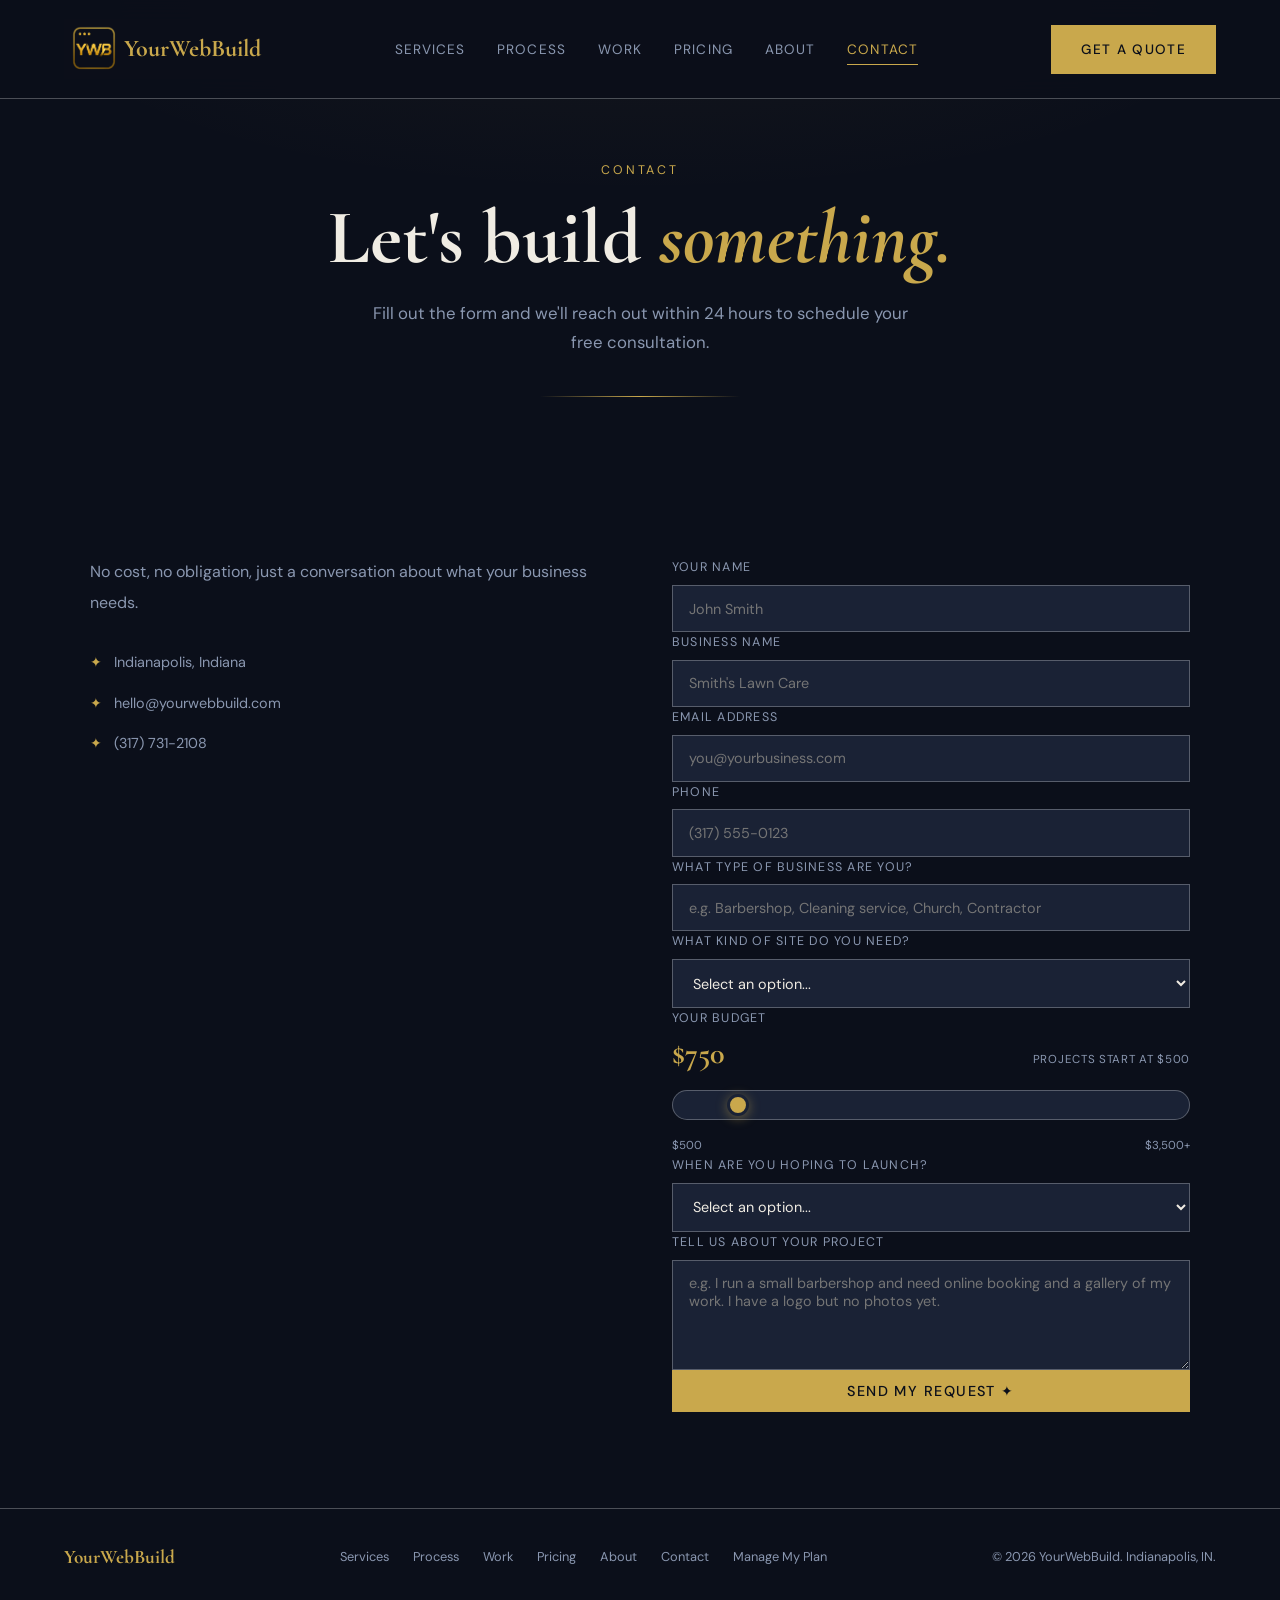
<file: contact.html>
<!DOCTYPE html>
<html lang="en">
<head>
<meta charset="UTF-8"/>
<meta name="viewport" content="width=device-width,initial-scale=1.0"/>

<meta name="description" content="Get a free quote from YourWebBuild. Tell us about your Indianapolis small business and we'll reach out within 24 hours to schedule your free consultation."/>
<meta name="robots" content="index, follow"/>
<meta property="og:title" content="Contact | YourWebBuild"/>
<meta property="og:description" content="Fill out the form and we'll reach out within 24 hours to schedule your free consultation."/>
<meta property="og:type" content="website"/>
<meta property="og:url" content="https://yourwebbuild.com/contact.html"/>

<title>Contact | YourWebBuild</title>
<link rel="preconnect" href="https://fonts.googleapis.com">
<link rel="preconnect" href="https://fonts.gstatic.com" crossorigin>
<link href="https://fonts.googleapis.com/css2?family=Cormorant+Garamond:wght@400;600;700&family=DM+Sans:wght@300;400;500&display=swap" rel="stylesheet"/>
<link rel="icon" type="image/x-icon" href="Images/ywb-blue-tab.png">
<link rel="stylesheet" href="style.css">

<style>
.contact-inner{display:grid;grid-template-columns:1fr 1fr;gap:4rem;max-width:1100px;margin:0 auto;}
.contact-info p{color:var(--muted);line-height:1.9;margin-bottom:2rem;}
.contact-detail{display:flex;align-items:center;gap:.75rem;margin-bottom:1rem;font-size:.9rem;color:var(--muted);}
.contact-detail .icon{color:var(--gold);}
.contact-form{display:flex;flex-direction:column;gap:1rem;}
.form-group{display:flex;flex-direction:column;gap:.4rem;}
.form-group label{font-size:.78rem;letter-spacing:.1em;text-transform:uppercase;color:var(--muted);}
.form-group input,.form-group textarea,.form-group select{background:var(--navy3);border:1px solid var(--border);color:var(--white);padding:.85rem 1rem;font-family:'DM Sans',sans-serif;font-size:.9rem;outline:none;transition:border-color .25s;}
.form-group input:focus,.form-group textarea:focus,.form-group select:focus{border-color:var(--gold);}
.form-group textarea{min-height:110px;resize:vertical;}
.form-group select option{background:var(--navy2);}

/* Budget slider */
.budget-head{display:flex;align-items:baseline;justify-content:space-between;gap:1rem;margin:.2rem 0 .9rem;}
.budget-value{font-family:'Cormorant Garamond',serif;font-size:1.9rem;font-weight:700;color:var(--gold);line-height:1;}
.budget-floor-note{font-size:.72rem;letter-spacing:.06em;text-transform:uppercase;color:var(--muted);}
.budget-slider{-webkit-appearance:none;appearance:none;width:100%;height:3px;padding:0;border:none;background:var(--border);border-radius:999px;cursor:pointer;}
.budget-slider::-webkit-slider-thumb{-webkit-appearance:none;appearance:none;width:22px;height:22px;border-radius:50%;background:var(--gold);border:3px solid var(--navy3);box-shadow:0 2px 12px rgba(201,168,76,.45);cursor:pointer;transition:transform .15s;}
.budget-slider::-webkit-slider-thumb:hover{transform:scale(1.08);}
.budget-slider::-moz-range-thumb{width:22px;height:22px;border-radius:50%;background:var(--gold);border:3px solid var(--navy3);box-shadow:0 2px 12px rgba(201,168,76,.45);cursor:pointer;}
.budget-slider:focus-visible{outline:none;}
.budget-slider:focus-visible::-webkit-slider-thumb{box-shadow:0 0 0 4px rgba(201,168,76,.28);}
.budget-scale{display:flex;justify-content:space-between;font-size:.72rem;color:var(--muted);margin-top:.6rem;}

@media(max-width:900px){
  .contact-inner{grid-template-columns:1fr;}
}
</style>
</head>
<body>

<nav id="main-nav">
 <a href="index.html" class="nav-logo"><img src="Images/ywb-gold.png" alt="logo"><span class="hide-text"> YourWebBuild </span></a> 
  <div class="nav-links" id="navLinks">
    <a href="index.html#services">Services</a>
    <a href="process.html">Process</a>
    <a href="portfolio.html">Work</a>
    <a href="pricing.html">Pricing</a>
    <a href="about.html">About</a>
    <a href="contact.html" class="active">Contact</a>
  </div>
  <div class="nav-right">
    <a href="contact.html" class="btn btn-fill">Get a Quote</a>
    <button class="nav-toggle" id="navToggle" aria-label="Toggle menu" aria-expanded="false">
      <span></span><span></span><span></span>
    </button>
  </div>
</nav>

<div class="page-hero">
  <div class="hero-eyebrow">Contact</div>
  <h1 class="page-title">Let's build <em>something.</em></h1>
  <p class="page-sub">Fill out the form and we'll reach out within 24 hours to schedule your free consultation.</p>
  <div class="gold-divider"></div>
</div>

<section>
  <div class="contact-inner">
    <div class="contact-info reveal-left">

      <!-- PHASE 1 intro (active). Swap for the Phase 2 paid-strategy-session
           version once you're getting steady referrals/reviews:
           "Fill out the form and we will reach out within 24 hours to book
           your Website Strategy Session. You walk away with a clear plan
           for your site, and if you move forward, the fee is credited
           toward your project." -->
      <p>No cost, no obligation, just a conversation about what your business needs.</p>

      <div class="contact-detail reveal d4"><span class="icon">✦</span> Indianapolis, Indiana</div>
      <div class="contact-detail reveal d5"><span class="icon">✦</span> hello@yourwebbuild.com</div>
      <div class="contact-detail reveal d5"><span class="icon">✦</span> (317) 731-2108</div>
    </div>

    <div class="contact-form reveal-right">
      <form action="https://formspree.io/f/mlgvyvbv" method="POST">

        <input type="hidden" name="_subject" value="New Website Lead - YourWebBuild">

        <!-- Honeypot Spam Protection -->
        <input type="text" name="_gotcha" style="display:none">

        <div class="form-group">
          <label>Your Name</label>
          <input type="text" name="name" placeholder="John Smith" required />
        </div>

        <div class="form-group">
          <label>Business Name</label>
          <input type="text" name="business" placeholder="Smith's Lawn Care" required />
        </div>

        <div class="form-group">
          <label>Email Address</label>
          <input type="email" name="email" placeholder="you@yourbusiness.com" required />
        </div>

        <div class="form-group">
          <label>Phone</label>
          <input type="tel" name="phone" placeholder="(317) 555-0123" required />
        </div>

        <div class="form-group">
          <label>What Type of Business Are You?</label>
          <input type="text" name="industry" placeholder="e.g. Barbershop, Cleaning service, Church, Contractor" required />
        </div>

        <div class="form-group">
          <label>What Kind of Site Do You Need?</label>
          <select name="sitetype" required>
            <option value="">Select an option...</option>
            <option>1-page site (single service or landing page)</option>
            <option>3-page site (Home, About, Services, Contact)</option>
            <option>5+ page site (gallery, church, portfolio)</option>
            <option>Not sure, help me decide</option>
          </select>
        </div>

        <div class="form-group">
          <label>Your Budget</label>
          <div class="budget-head">
            <span class="budget-value" id="budgetValue" aria-live="polite">$800</span>
            <span class="budget-floor-note">Projects start at $500</span>
          </div>
          <input type="range" id="budget" class="budget-slider"
                 min="500" max="3500" step="250" value="800"
                 aria-label="Project budget in dollars" />
          <input type="hidden" name="budget" id="budgetHidden" value="$800" />
          <div class="budget-scale"><span>$500</span><span>$3,500+</span></div>
        </div>

        <div class="form-group">
          <label>When Are You Hoping to Launch?</label>
          <select name="timeline" required>
            <option value="">Select an option...</option>
            <option>ASAP, ready to start now</option>
            <option>Within 1 to 3 months</option>
            <option>Just exploring for now</option>
          </select>
        </div>

        <div class="form-group">
          <label>Tell Us About Your Project</label>
          <textarea name="message"
            placeholder="e.g. I run a small barbershop and need online booking and a gallery of my work. I have a logo but no photos yet."
            required></textarea>
        </div>

        <!-- PHASE 2: change to "Request My Strategy Session ✦" when you go paid -->
        <button type="submit" class="btn btn-fill" style="width:100%;border:none;cursor:pointer;font-size:.9rem;">
          Send My Request ✦
        </button>

      </form>
    </div>
  </div>
</section>

<footer>
  <div class="footer-logo">YourWebBuild</div>
  <div class="footer-links">
    <a href="index.html#services">Services</a>
    <a href="process.html">Process</a>
    <a href="portfolio.html">Work</a>
    <a href="pricing.html">Pricing</a>
    <a href="about.html">About</a>
    <a href="contact.html">Contact</a>
    <a href="https://billing.stripe.com/p/login/aFa7sK5XEgO0h2pbyrfMA00">Manage My Plan</a>
  </div>
  <div class="footer-copy">© 2026 YourWebBuild. Indianapolis, IN.</div>
</footer>

<a href="tel:+13177312108" class="call-fab" aria-label="Call YourWebBuild">
	  <svg viewBox="0 0 24 24" fill="none" stroke="currentColor" stroke-width="2">
		<path d="M22 16.92v3a2 2 0 0 1-2.18 2 19.79 19.79 0 0 1-8.63-3.07 19.5 19.5 0 0 1-6-6 19.79 19.79 0 0 1-3.07-8.67A2 2 0 0 1 4.11 2h3a2 2 0 0 1 2 1.72c.127.96.361 1.903.7 2.81a2 2 0 0 1-.45 2.11L8.09 9.91a16 16 0 0 0 6 6l1.27-1.27a2 2 0 0 1 2.11-.45c.907.339 1.85.573 2.81.7A2 2 0 0 1 22 16.92z"/>
	  </svg>
	</a>

<script src="script.js" defer ></script>
<script>
/* Live budget value. Only the formatted hidden field submits, so your
   lead email reads "$1,500" instead of a raw number. */
(function(){
  var slider = document.getElementById('budget');
  var out    = document.getElementById('budgetValue');
  var hidden = document.getElementById('budgetHidden');
  if(!slider) return;
  function fmt(n){
    var label = '$' + Number(n).toLocaleString('en-US');
    if(Number(n) >= Number(slider.max)) label += '+';
    return label;
  }
  function update(){
    var t = fmt(slider.value);
    out.textContent = t;
    if(hidden) hidden.value = t;
  }
  slider.addEventListener('input', update);
  update();
})();
</script>



</body>
</html>
</file>
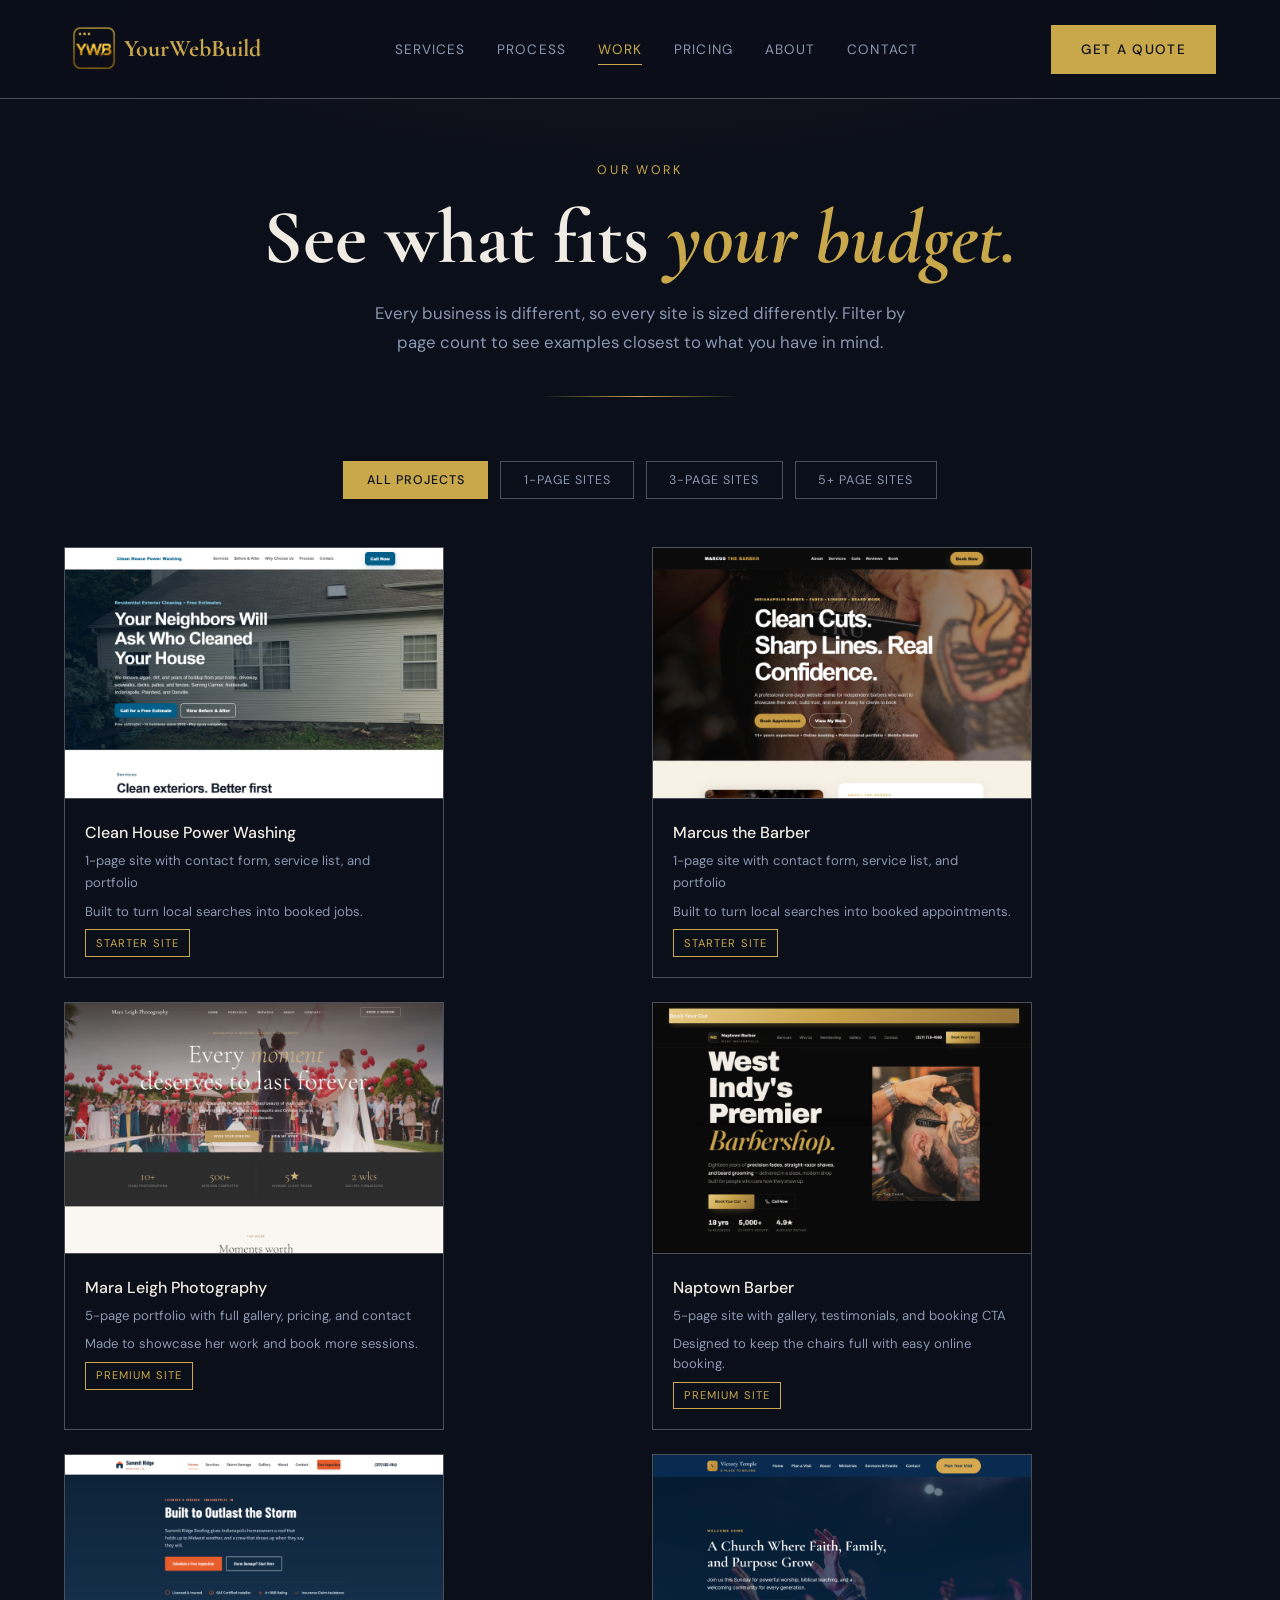
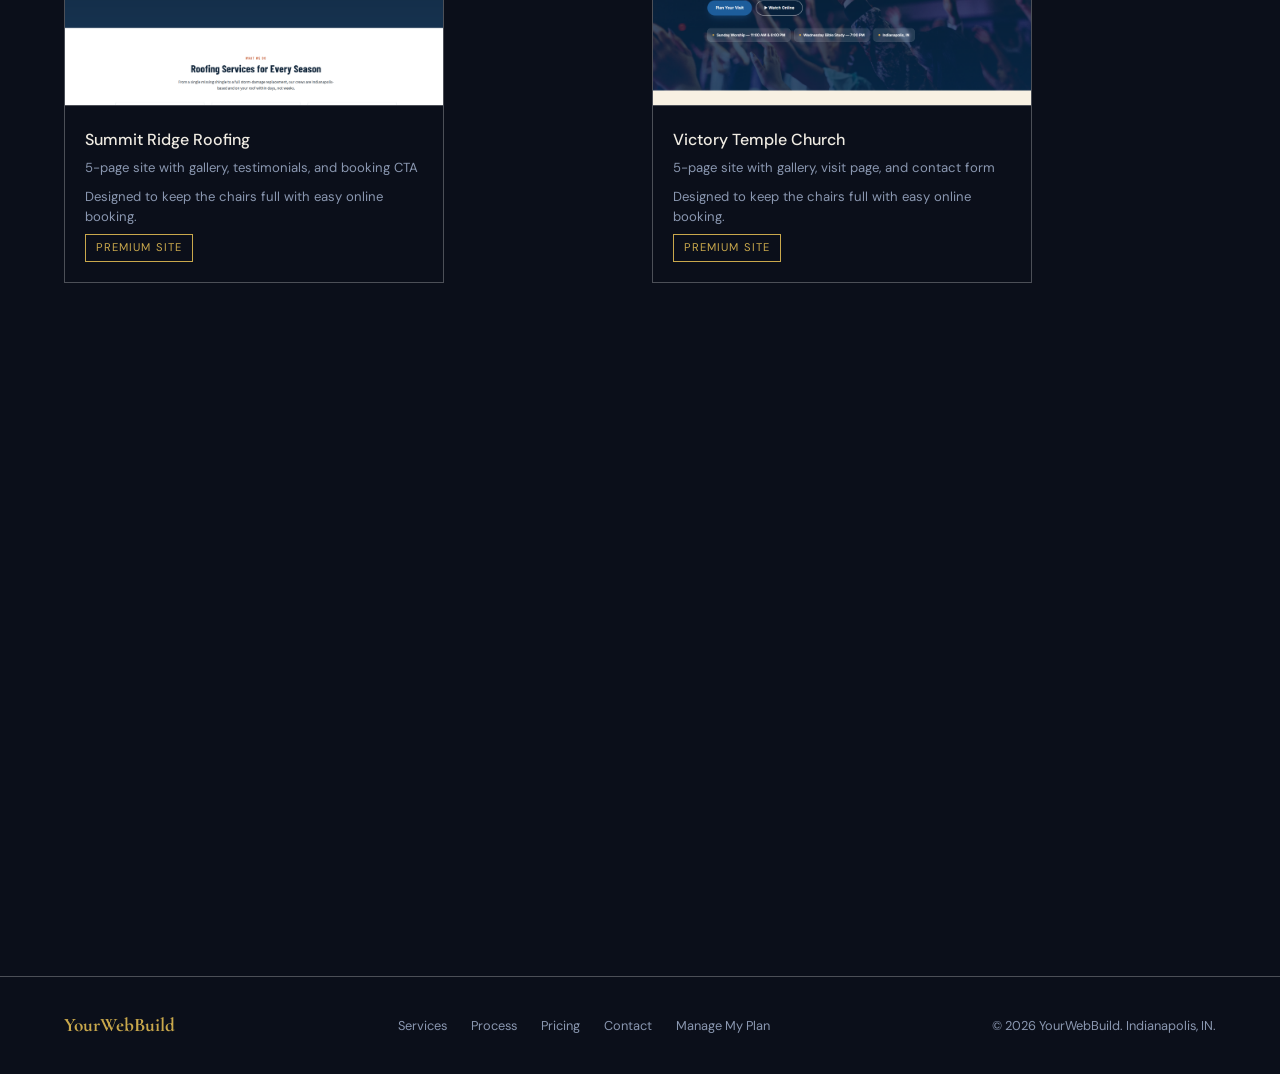
<file: portfolio.html>
<!DOCTYPE html>
<html lang="en">
<head>
<meta charset="UTF-8"/>
<meta name="viewport" content="width=device-width,initial-scale=1.0"/>

<!-- SEO Meta Tags -->
<meta name="description" content="See real website examples built by YourWebBuild for Indianapolis small businesses — barbershops, photographers, cleaning companies, and more. Browse by page count to find the fit for your budget."/>
<meta name="keywords" content="web design portfolio Indianapolis, small business website examples, affordable website examples Indiana"/>
<meta name="author" content="YourWebBuild"/>
<meta name="robots" content="index, follow"/>

<!-- Open Graph -->
<meta property="og:title" content="Our Work | YourWebBuild"/>
<meta property="og:description" content="Real website examples for Indianapolis small businesses, organized by page count and budget."/>
<meta property="og:type" content="website"/>
<meta property="og:url" content="https://yourwebbuild.com/portfolio.html"/>

<title>Our Work | YourWebBuild</title>
<link rel="preconnect" href="https://fonts.googleapis.com">
<link rel="preconnect" href="https://fonts.gstatic.com" crossorigin>
<link href="https://fonts.googleapis.com/css2?family=Cormorant+Garamond:wght@400;600;700&family=DM+Sans:wght@300;400;500&display=swap" rel="stylesheet"/>
<link rel="icon" type="image/x-icon" href="Images/ywb-blue-tab.png">

<link rel="stylesheet" href="style.css">

<style>
/* Filter tabs — these map directly to the 1/3/5 page pricing tiers */
.filter-bar{display:flex;justify-content:center;gap:.75rem;flex-wrap:wrap;padding:0 5% 3rem;}
.filter-tab{padding:.6rem 1.4rem;border:1px solid var(--border);color:var(--muted);font-size:.78rem;letter-spacing:.08em;text-transform:uppercase;background:transparent;cursor:pointer;transition:all .25s;font-family:'DM Sans',sans-serif;}
.filter-tab:hover{border-color:var(--gold);color:var(--gold);}
.filter-tab.active{background:var(--gold);border-color:var(--gold);color:var(--navy);font-weight:500;}

/* Portfolio grid — same component as the homepage so cards can move between the two freely */
.portfolio-section{padding:0 5% 6rem;}
.portfolio-grid{display:grid;grid-template-columns:repeat(auto-fit,minmax(380px,1fr));gap:1.5rem;max-width:1200px;margin:0 auto; justify-content: center;}
.port-card{border:1px solid var(--border);overflow:hidden;transition:transform .4s cubic-bezier(.22,1,.36,1),border-color .3s; max-width: 380px;}
.port-card:hover{transform:translateY(-6px);border-color:var(--gold);}
.port-card.is-hidden{display:none;}
.port-img{height:250px;display:flex;justify-content:center;position:relative;overflow:hidden;}
.port-img img{position: absolute; width: 100%; top: 0; left: 0;}
.port-img.p1{background:linear-gradient(135deg,#1a2a1a,#243524);}
.port-img.p2{background:linear-gradient(135deg,#1a1a2a,#232340);}
.port-img.p3{background:linear-gradient(135deg,#A1869E,#797596);  /*background-image: url("Images/photography.png");*/ background-size: cover; z-index: 2; background-position: center;}
.port-label{display:flex;flex-direction:column;align-items:center;justify-content:center;gap:.5rem;}
.port-label span{font-family:'Cormorant Garamond',serif;font-size:1.8rem;font-weight:600;color:var(--white);}
.port-info{padding:1.25rem;border-top:1px solid var(--border);}
.port-info h4{font-size:1rem;font-weight:500;margin-bottom:.25rem;}
.port-info p{font-size:.82rem;color:var(--muted);}
.port-outcome{font-size:.8rem;color:var(--gold);margin-top:.45rem;line-height:1.5;}
.port-tag{display:inline-block;padding:.2rem .6rem;border:1px solid var(--gold);color:var(--gold);font-size:.7rem;letter-spacing:.1em;text-transform:uppercase;margin-top:.5rem;}


/*Portfolio images*/
.photography img{}



/* Coming-soon placeholder so the grid never looks sparse while new mocks are in progress */
.port-card.coming-soon{display:flex;align-items:center;justify-content:center;min-height:300px;border-style:dashed;}
.coming-soon-inner{text-align:center;padding:2rem;color:var(--muted);}
.coming-soon-inner span{display:block;font-family:'Cormorant Garamond',serif;font-style:italic;font-size:1.2rem;color:var(--gold);margin-bottom:.4rem;}

@media(max-width:640px){
  .filter-bar{gap:.5rem;}
  .filter-tab{padding:.5rem 1rem;font-size:.72rem;}
}
</style>
</head>
<body>

<nav id="main-nav">
  <a href="index.html" class="nav-logo"><img src="Images/ywb-gold.png" alt="logo"><span class="hide-text"> YourWebBuild </span></a> 
  <div class="nav-links" id="navLinks">
    <a href="index.html#services">Services</a>
    <a href="process.html">Process</a>
    <a href="portfolio.html" class="active">Work</a>
    <a href="pricing.html">Pricing</a>
    <a href="about.html">About</a>
    <a href="contact.html">Contact</a>
  </div>
  <div class="nav-right">
    <a href="contact.html" class="btn btn-fill">Get a Quote</a>
    <button class="nav-toggle" id="navToggle" aria-label="Toggle menu" aria-expanded="false">
      <span></span><span></span><span></span>
    </button>
  </div>
</nav>
</nav>

<div class="page-hero">
  <div class="hero-eyebrow">Our Work</div>
  <h1 class="page-title">See what fits <em>your budget.</em></h1>
  <p class="page-sub">Every business is different, so every site is sized differently. Filter by page count to see examples closest to what you have in mind.</p>
  <div class="gold-divider"></div>
</div>

<div class="filter-bar">
  <button class="filter-tab active" data-filter="all">All Projects</button>
  <button class="filter-tab" data-filter="1">1-Page Sites</button>
  <button class="filter-tab" data-filter="3">3-Page Sites</button>
  <button class="filter-tab" data-filter="5">5+ Page Sites</button>
</div>

<section class="portfolio-section">
  <div class="portfolio-grid" id="portfolioGrid">

    <!-- 1-PAGE / STARTER -->
    <a href="https://darthomale88.github.io/Clean-house-site-demo/" target="_blank" class="port-card reveal d1" data-tier="1">
      <div class="port-img p1">
		<img src="Images/Clean-house-site-demo_.png">
       <!-- <div class="port-label"><span>Clean House</span><p style="font-size:.75rem;color:#8a97b0;letter-spacing:.1em;text-transform:uppercase;">Exterior Cleaning</p></div>-->
      </div>
      <div class="port-info">
        <h4>Clean House Power Washing</h4>
        <p>1-page site with contact form, service list, and portfolio</p>
        <p class="port-outcome">Built to turn local searches into booked jobs.</p>
        <span class="port-tag">Starter Site</span>
      </div>
    </a>
	
    <a href="https://darthomale88.github.io/one-page-barber" target="_blank" class="port-card reveal d1" data-tier="1">
       <div class="port-img p1">
		<img src="Images/one-page-barber_.png">
       <!-- <div class="port-label"><span>Clean House</span><p style="font-size:.75rem;color:#8a97b0;letter-spacing:.1em;text-transform:uppercase;">Exterior Cleaning</p></div>-->
      </div>
      <div class="port-info">
        <h4>Marcus the Barber</h4>
        <p>1-page site with contact form, service list, and portfolio</p>
        <p class="port-outcome">Built to turn local searches into booked appointments.</p>
        <span class="port-tag">Starter Site</span>
      </div>
    </a>

    <!-- 5-PAGE / BUSINESS -->
	

    <!-- 5-PAGE / PREMIUM -->
    <a href="https://darthomale88.github.io/Photography-site"  target="_blank" class="port-card reveal d3" data-tier="5">
      <!-- TODO: wrap this card in <a href="LIVE_DEMO_URL"> once a demo link exists -->
      <div class="port-img p3 ">
       <img src="Images/tall-screenshot.png">
       <!-- <div class="port-label"><span>Clean House</span><p style="font-size:.75rem;color:#8a97b0;letter-spacing:.1em;text-transform:uppercase;">Exterior Cleaning</p></div>-->
	   </div>
      <div class="port-info">
        <h4>Mara Leigh Photography</h4>
        <p>5-page portfolio with full gallery, pricing, and contact</p>
        <p class="port-outcome">Made to showcase her work and book more sessions.</p>
        <span class="port-tag">Premium Site</span>
      </div>
    </a>
	
	<a href="https://darthomale88.github.io/Barber-site"  target="_blank" class="port-card reveal d2" data-tier="5">   
      <!-- TODO: wrap this card in <a href="LIVE_DEMO_URL"> once a demo link exists -->
      <div class="port-img p2">
       <img src="Images/Barber-site_.png">
      </div>
      <div class="port-info">
        <h4>Naptown Barber</h4>
        <p>5-page site with gallery, testimonials, and booking CTA</p>
        <p class="port-outcome">Designed to keep the chairs full with easy online booking.</p>
        <span class="port-tag">premium Site</span>
      </div>
    </a>
	
	<a href="https://darthomale88.github.io/Roofer"  target="_blank" class="port-card reveal d2" data-tier="5">   
      <!-- TODO: wrap this card in <a href="LIVE_DEMO_URL"> once a demo link exists -->
      <div class="port-img p2">
       <img src="Images/Roofer_.png">
      </div>
      <div class="port-info">
        <h4>Summit Ridge Roofing</h4>
        <p>5-page site with gallery, testimonials, and booking CTA</p>
        <p class="port-outcome">Designed to keep the chairs full with easy online booking.</p>
        <span class="port-tag">premium Site</span>
      </div>
    </a>
	
	<a href="https://darthomale88.github.io/Victory-Temple-Church"  target="_blank" class="port-card reveal d2" data-tier="5">   
      <!-- TODO: wrap this card in <a href="LIVE_DEMO_URL"> once a demo link exists -->
      <div class="port-img p2">
       <img src="Images/Victory-Temple-Church_.png" alt="Image of a Church website design">
      </div>
      <div class="port-info">
        <h4>Victory Temple Church</h4>
        <p>5-page site with gallery, visit page, and contact form</p>
        <p class="port-outcome">Designed to keep the chairs full with easy online booking.</p>
        <span class="port-tag">premium Site</span>
      </div>
    </a>

    <!--
      ADD NEW PROJECTS HERE. Copy any card above and change:
        - data-tier: "1", "3", or "5" — must match a filter-tab's data-filter
        - the .port-img class: p1 / p2 / p3 (cycle through them, or add p4/p5 below for more color variety)
        - the text content and the port-tag label (Starter / Business / Premium Site)
      New cards are picked up by the filter bar automatically — no JS changes needed.
    -->

    <div class="port-card coming-soon reveal d4">
      <div class="coming-soon-inner">
        <span>More on the way</span>
        Lawn care, power washing, and photography builds are in progress.
      </div>
    </div>

  </div>
</section>

<div class="cta-band reveal">
  <div class="cta-band-text">
    <h3>Don't see your industry?</h3>
    <p>Every site here started as a blank page too. Let's talk about what yours could look like.</p>
  </div>
  <a href="contact.html" class="btn btn-fill">Start Your Project</a>
</div>

<footer>
  <div class="footer-logo">YourWebBuild</div>
  <div class="footer-links">
    <a href="index.html#services">Services</a>
    <a href="process.html">Process</a>
    <a href="pricing.html">Pricing</a>
    <a href="contact.html">Contact</a>
    <a href="https://billing.stripe.com/p/login/aFa7sK5XEgO0h2pbyrfMA00" target="_blank">Manage My Plan</a>
  </div>
  <div class="footer-copy">© 2026 YourWebBuild. Indianapolis, IN.</div>
</footer>

<a href="tel:+13177312108" class="call-fab" aria-label="Call YourWebBuild">
	  <svg viewBox="0 0 24 24" fill="none" stroke="currentColor" stroke-width="2">
		<path d="M22 16.92v3a2 2 0 0 1-2.18 2 19.79 19.79 0 0 1-8.63-3.07 19.5 19.5 0 0 1-6-6 19.79 19.79 0 0 1-3.07-8.67A2 2 0 0 1 4.11 2h3a2 2 0 0 1 2 1.72c.127.96.361 1.903.7 2.81a2 2 0 0 1-.45 2.11L8.09 9.91a16 16 0 0 0 6 6l1.27-1.27a2 2 0 0 1 2.11-.45c.907.339 1.85.573 2.81.7A2 2 0 0 1 22 16.92z"/>
	  </svg>
	</a>
	
<script src="script.js"></script>
<script>
// Tier filtering — cards with no data-tier (like "coming soon") show under every filter
const tabs = document.querySelectorAll('.filter-tab');
const cards = document.querySelectorAll('#portfolioGrid .port-card');
tabs.forEach(tab => {
  tab.addEventListener('click', () => {
    tabs.forEach(t => t.classList.remove('active'));
    tab.classList.add('active');
    const filter = tab.dataset.filter;
    cards.forEach(card => {
      const tier = card.dataset.tier;
      const show = filter === 'all' || !tier || tier === filter;
      card.classList.toggle('is-hidden', !show);
    });
  });
});
</script>


</body>
</html>
</file>
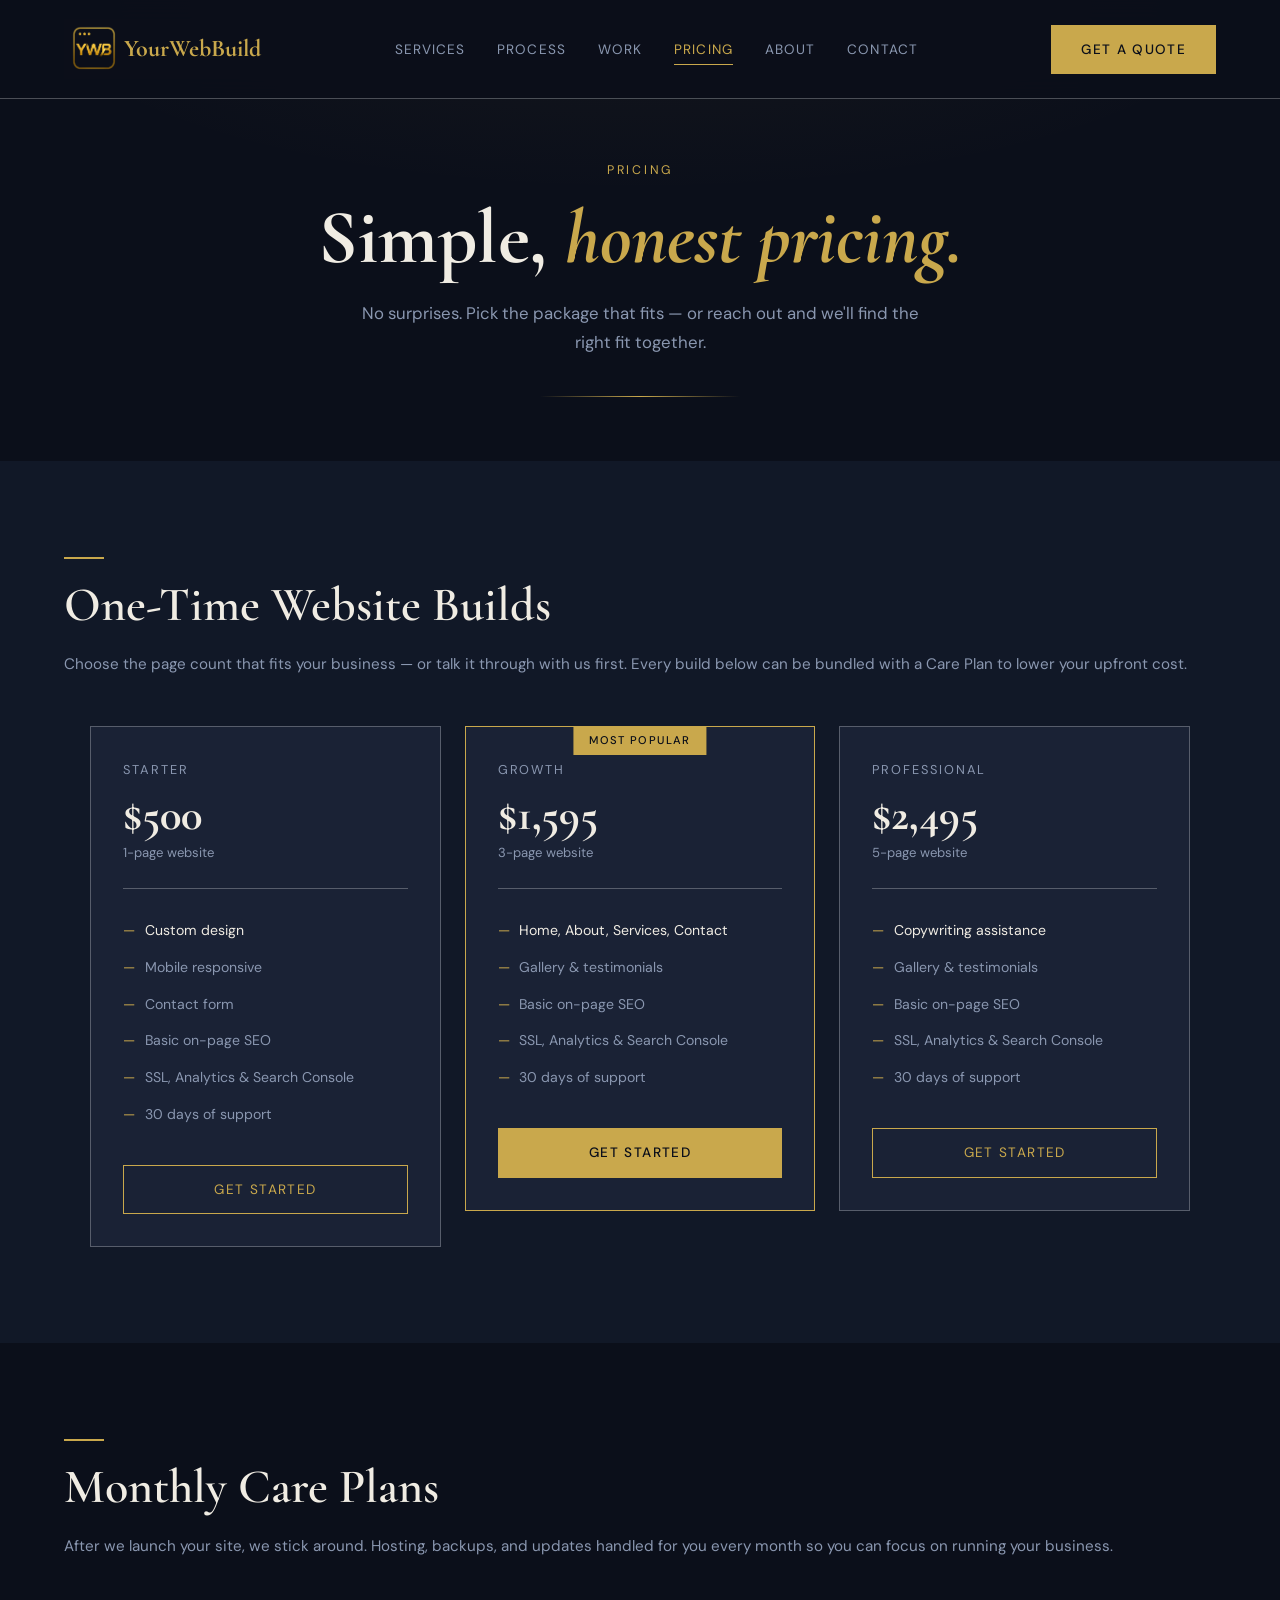
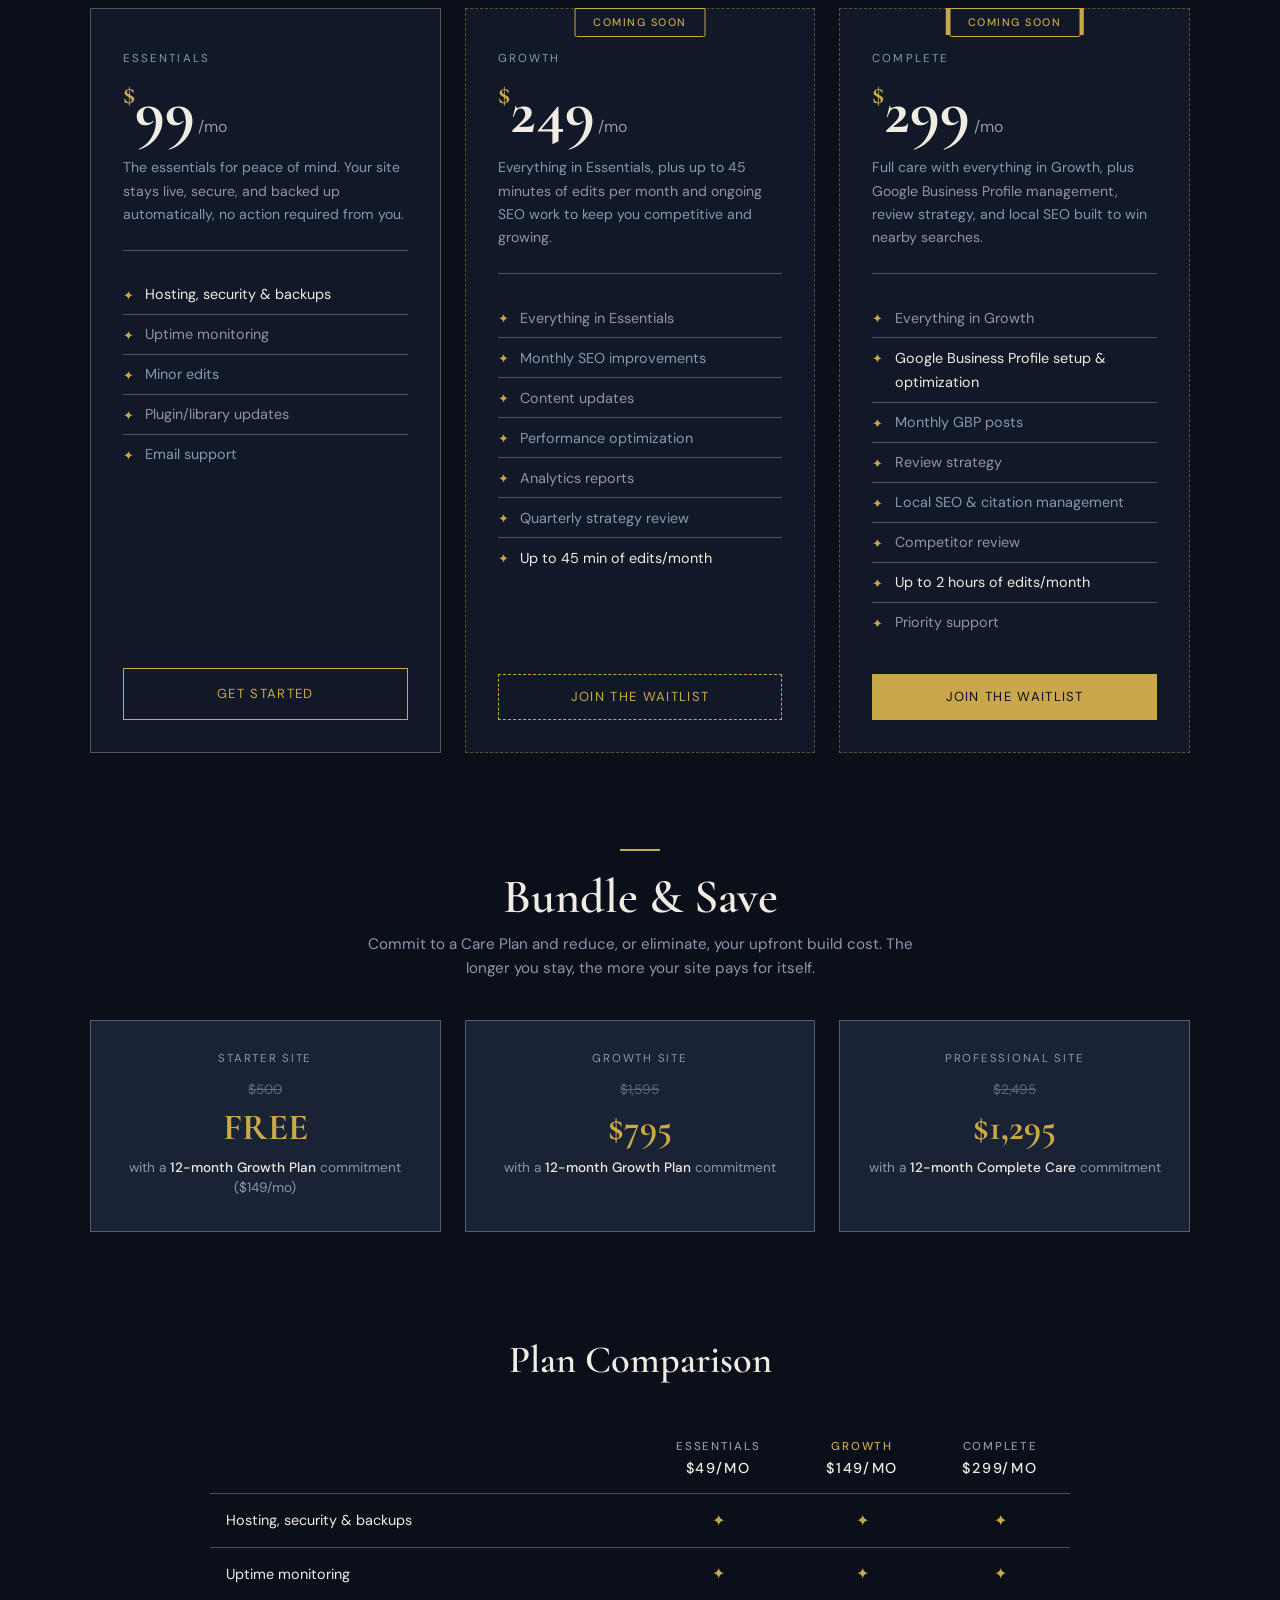
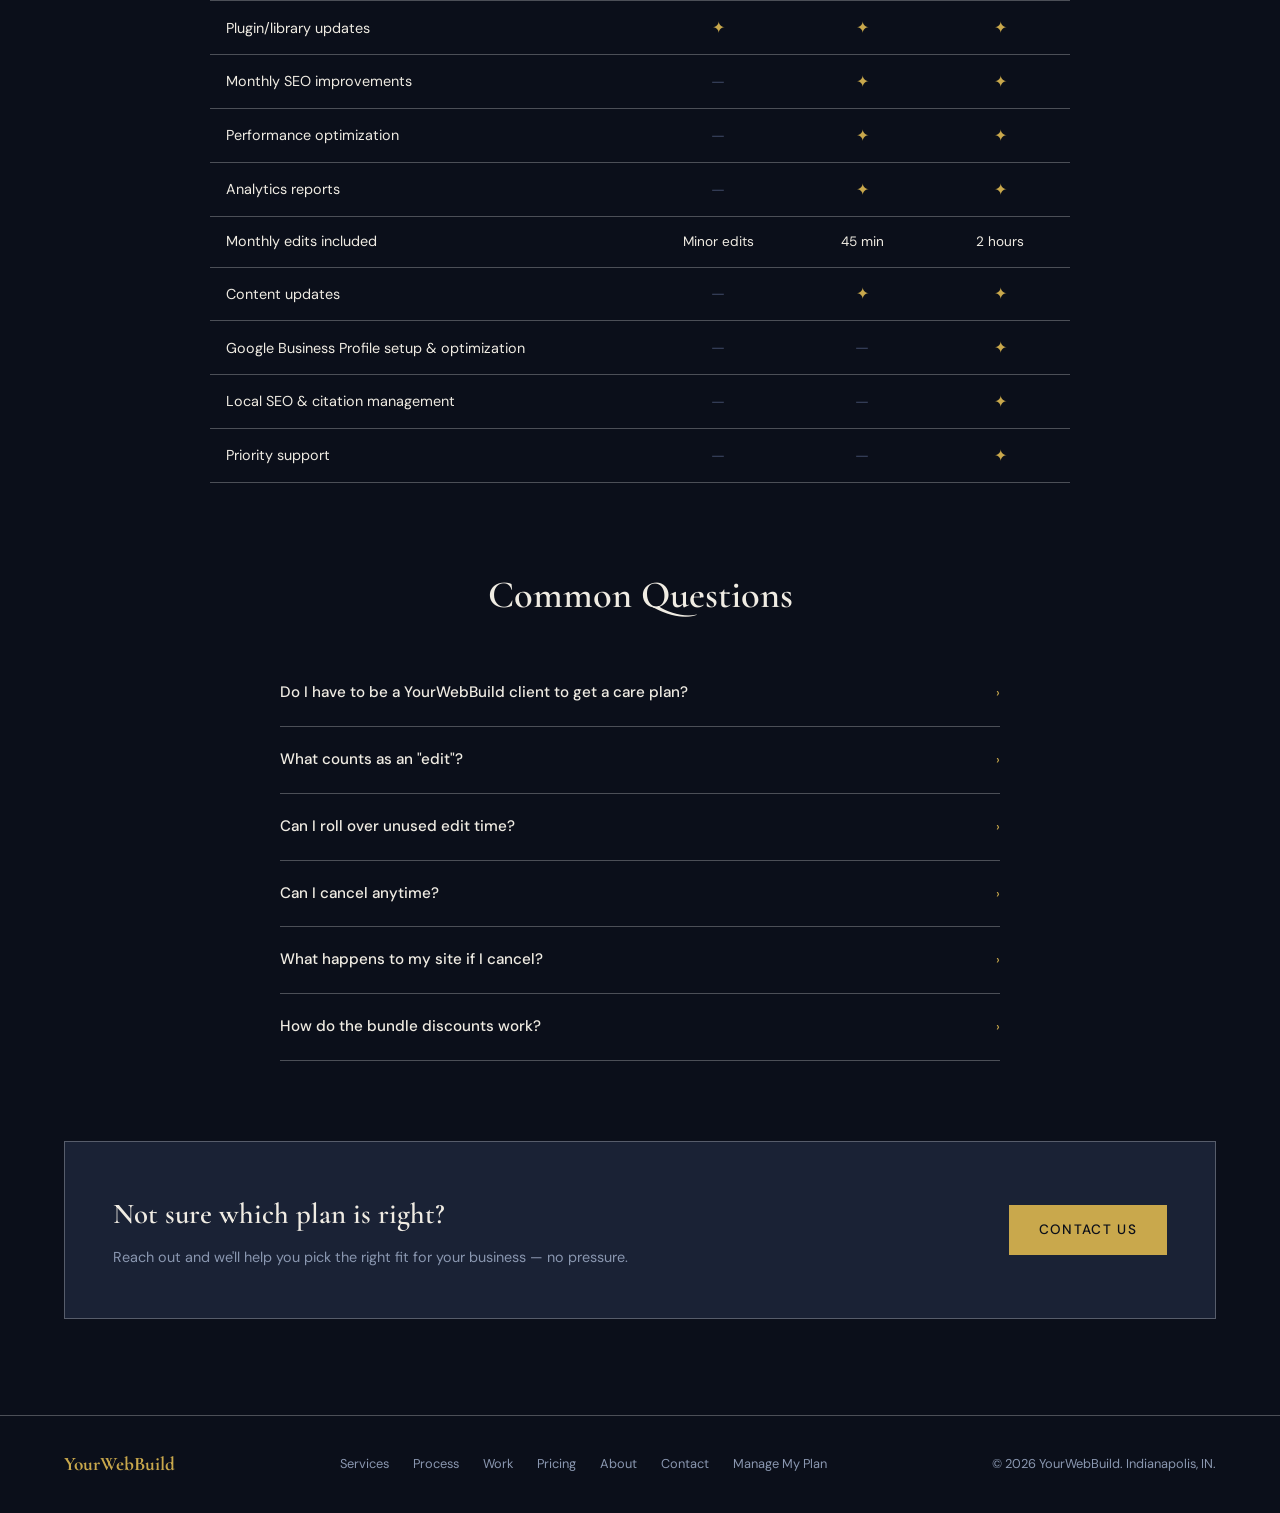
<file: pricing.html>
<!DOCTYPE html>
<html lang="en">
<head>
<meta charset="UTF-8"/>
<meta name="viewport" content="width=device-width,initial-scale=1.0"/>

<meta name="description" content="See YourWebBuild's website pricing and monthly care plans side by side. One-time builds from $500, care plans from $49/mo. Compare plans and read common questions."/>
<meta name="robots" content="index, follow"/>
<meta property="og:title" content="Pricing &amp; Care Plans | YourWebBuild"/>
<meta property="og:description" content="One-time website builds from $500, plus monthly care plans from $49/mo to keep your site running."/>
<meta property="og:type" content="website"/>
<meta property="og:url" content="https://yourwebbuild.com/pricing.html"/>

<title>Pricing &amp; Care Plans | YourWebBuild</title>
<link rel="preconnect" href="https://fonts.googleapis.com">
<link rel="preconnect" href="https://fonts.gstatic.com" crossorigin>
<link href="https://fonts.googleapis.com/css2?family=Cormorant+Garamond:wght@400;600;700&family=DM+Sans:wght@300;400;500&display=swap" rel="stylesheet"/>
<link rel="icon" type="image/x-icon" href="Images/ywb-blue-tab.png">
<link rel="stylesheet" href="style.css">

<style>
/* One-time build tiers */
#build-pricing{background:var(--navy2);}
.pricing-grid{display:grid;grid-template-columns:repeat(auto-fit,minmax(250px,1fr));gap:1.5rem;align-items:start;max-width:1100px;margin:0 auto;}
.price-card{padding:2rem;border:1px solid var(--border);background:var(--navy3);position:relative;transition:transform .3s cubic-bezier(.22,1,.36,1);}
.price-card:hover{transform:translateY(-4px);}
.price-card.featured{border-color:var(--gold);}
.featured-badge{position:absolute;top:-1px;left:50%;transform:translateX(-50%);background:var(--gold);color:var(--navy);font-size:.7rem;letter-spacing:.12em;text-transform:uppercase;padding:.3rem 1rem;white-space:nowrap;font-weight:500;}
.price-name{font-size:.8rem;letter-spacing:.15em;text-transform:uppercase;color:var(--muted);margin-bottom:.75rem;}
.price-amount{font-family:'Cormorant Garamond',serif;font-size:2.8rem;font-weight:700;line-height:1;margin-bottom:.25rem;}
.price-range{font-size:.82rem;color:var(--muted);margin-bottom:1.5rem;padding-bottom:1.5rem;border-bottom:1px solid var(--border);}
.price-features{list-style:none;margin-bottom:2rem;}
.price-features li{font-size:.88rem;color:var(--muted);padding:.4rem 0;display:flex;gap:.6rem;align-items:flex-start;}
.price-features li::before{content:'—';color:var(--gold);flex-shrink:0;}
.price-features li.hl{color:var(--white);}

/* Monthly care plans */
.plans-section{padding:6rem 5%;}
.plans-grid{display:grid;grid-template-columns:repeat(3,1fr);gap:1.5rem;max-width:1100px;margin:0 auto;}
.plan-card{position:relative;border:1px solid var(--border);background:var(--navy2);padding:2.5rem 2rem 2rem;display:flex;flex-direction:column;transition:border-color .3s,transform .35s cubic-bezier(.22,1,.36,1);}
.plan-card:hover{transform:translateY(-6px);border-color:rgba(201,168,76,.35);}
.plan-card.featured{border-color:var(--gold);background:var(--navy3);}
.plan-card.featured::before{content:'Most Popular';position:absolute;top:-1px;left:50%;transform:translateX(-50%);background:var(--gold);color:var(--navy);font-size:.68rem;font-weight:700;letter-spacing:.14em;text-transform:uppercase;padding:.28rem 1.1rem;white-space:nowrap;}
.plan-tier{font-size:.72rem;letter-spacing:.18em;text-transform:uppercase;color:var(--muted);margin-bottom:.75rem;}
.plan-price{font-family:'Cormorant Garamond',serif;font-size:4rem;font-weight:700;line-height:1;color:var(--white);}
.plan-price sup{font-size:1.8rem;vertical-align:top;margin-top:.6rem;color:var(--gold);}
.plan-price span{font-size:1rem;font-family:'DM Sans',sans-serif;font-weight:400;color:var(--muted);margin-left:.2rem;}
.plan-desc{font-size:.88rem;color:var(--muted);margin:.75rem 0 1.5rem;padding-bottom:1.5rem;border-bottom:1px solid var(--border);line-height:1.65;}
.plan-features{list-style:none;flex:1;margin-bottom:2rem;}
.plan-features li{font-size:.9rem;color:var(--muted);padding:.45rem 0;display:flex;align-items:flex-start;gap:.7rem;border-bottom:1px solid var(--border);}
.plan-features li:last-child{border-bottom:none;}
.plan-features li .check{color:var(--gold);font-size:.8rem;flex-shrink:0;margin-top:.18rem;}
.plan-features li.bold-feat{color:var(--white);}
.plan-cta{display:block;text-align:center;padding:.85rem;border:1px solid var(--gold);color:var(--gold);font-size:.82rem;letter-spacing:.1em;text-transform:uppercase;transition:all .25s;margin-top:auto;}
.plan-cta:hover{background:var(--gold);color:var(--navy);}
.plan-card.featured .plan-cta{background:var(--gold);color:var(--navy);}
.plan-card.featured .plan-cta:hover{background:var(--gold2);border-color:var(--gold2);}

/* Locked plans (not yet open — waitlist only) */
.plan-card.locked{border-style:dashed;border-color:rgba(201,168,76,.4);background:var(--navy2);}
.plan-card.locked:hover{border-color:rgba(201,168,76,.6);}
.coming-soon-badge{position:absolute;top:-1px;left:50%;transform:translateX(-50%);background:var(--navy2);border:1px solid var(--gold);color:var(--gold);font-size:.68rem;font-weight:500;letter-spacing:.14em;text-transform:uppercase;padding:.28rem 1.1rem;white-space:nowrap;border-radius:0 0 2px 2px;}
.plan-cta-locked{background:transparent;border:1px dashed var(--gold);color:var(--gold);cursor:pointer;width:100%;font-family:'DM Sans',sans-serif;}
.plan-cta-locked:hover{background:rgba(201,168,76,.1);color:var(--gold);}

/* Bundle & Save */
.bundle-section{padding:0 5% 6rem;}
.bundle-inner{max-width:1100px;margin:0 auto;}
.bundle-header{text-align:center;margin-bottom:2.5rem;}
.bundle-header p{color:var(--muted);font-size:.95rem;max-width:560px;margin:.75rem auto 0;line-height:1.6;}
.bundle-grid{display:grid;grid-template-columns:repeat(auto-fit,minmax(250px,1fr));gap:1.5rem;}
.bundle-card{border:1px solid var(--border);background:var(--navy3);padding:1.75rem 1.75rem 2rem;text-align:center;}
.bundle-card .bundle-tier{font-size:.72rem;letter-spacing:.15em;text-transform:uppercase;color:var(--muted);margin-bottom:.6rem;}
.bundle-card .bundle-was{font-size:.85rem;color:var(--muted);text-decoration:line-through;opacity:.6;}
.bundle-card .bundle-now{font-family:'Cormorant Garamond',serif;font-size:2.3rem;font-weight:700;color:var(--gold);line-height:1.2;margin:.25rem 0 .5rem;}
.bundle-card .bundle-cond{font-size:.85rem;color:var(--muted);line-height:1.5;}
.bundle-card .bundle-cond strong{color:var(--white);font-weight:500;}

/* Comparison table */
.compare-section{padding:0 5% 5rem;}
.compare-inner{max-width:860px;margin:0 auto;}
.compare-title{font-family:'Cormorant Garamond',serif;font-size:clamp(1.8rem,3vw,2.4rem);font-weight:600;margin-bottom:2rem;text-align:center;}
.compare-table{width:100%;border-collapse:collapse;font-size:.88rem;}
.compare-table th{font-size:.72rem;letter-spacing:.15em;text-transform:uppercase;color:var(--muted);font-weight:500;padding:.75rem 1rem;text-align:center;border-bottom:1px solid var(--border);}
.compare-table th:first-child{text-align:left;}
.compare-table td{padding:.8rem 1rem;border-bottom:1px solid var(--border);text-align:center;color:var(--muted);}
.compare-table td:first-child{text-align:left;color:var(--white);font-size:.9rem;}
.compare-table .yes{color:var(--gold);font-size:1rem;}
.compare-table .no{color:#3a4460;font-size:1rem;}
.compare-table .val{color:var(--white);font-size:.85rem;}
.compare-table thead th.featured-col{color:var(--gold);}
.compare-table tbody tr:hover td{background:rgba(255,255,255,.015);}

/* FAQ */
.faq-section{padding:0 5% 5rem;}
.faq-inner{max-width:720px;margin:0 auto;}
.faq-title{font-family:'Cormorant Garamond',serif;font-size:clamp(1.8rem,3vw,2.4rem);font-weight:600;margin-bottom:2rem;text-align:center;}
.faq-item{border-bottom:1px solid var(--border);padding:1.25rem 0;}
.faq-q{font-size:.95rem;font-weight:500;color:var(--white);cursor:pointer;display:flex;justify-content:space-between;align-items:center;gap:1rem;}
.faq-q .arrow{color:var(--gold);font-size:.8rem;transition:transform .3s;}
.faq-item.open .arrow{transform:rotate(90deg);}
.faq-a{font-size:.88rem;color:var(--muted);max-height:0;overflow:hidden;transition:max-height .4s ease,padding .3s ease;line-height:1.75;}
.faq-item.open .faq-a{max-height:200px;padding-top:.75rem;}

@media(max-width:900px){
  .plans-grid{grid-template-columns:1fr;max-width:440px;}
  .plan-card{padding:2rem 1.5rem 1.75rem;}
}
@media(max-width:640px){
  .compare-table{font-size:.8rem;}
  .compare-table th,.compare-table td{padding:.6rem .5rem;}
}

/* Thank-you modal (shown after a successful Stripe checkout redirect) */
.twb-modal-overlay{display:none;position:fixed;inset:0;background:rgba(10,15,28,.78);backdrop-filter:blur(3px);align-items:center;justify-content:center;padding:20px;z-index:9999;animation:twb-fade .25s ease-out;}
.twb-modal-overlay.twb-open{display:flex;}
@keyframes twb-fade{from{opacity:0;}to{opacity:1;}}
.twb-card{max-width:480px;width:100%;max-height:90vh;overflow-y:auto;background:var(--navy3);border:1px solid var(--border);border-radius:4px;padding:40px 32px 32px;position:relative;text-align:center;animation:twb-rise .35s ease-out both;box-shadow:0 20px 60px rgba(0,0,0,.5);}
@keyframes twb-rise{from{opacity:0;transform:translateY(14px) scale(.98);}to{opacity:1;transform:translateY(0) scale(1);}}
.twb-close{position:absolute;top:14px;right:14px;width:32px;height:32px;border:none;background:transparent;color:var(--muted);font-size:1.3rem;line-height:1;cursor:pointer;border-radius:4px;display:flex;align-items:center;justify-content:center;transition:color .15s ease,background .15s ease;}
.twb-close:hover{color:var(--gold);background:rgba(255,255,255,.05);}
.twb-close:focus-visible{outline:2px solid var(--gold);outline-offset:2px;}
.twb-check{width:52px;height:52px;margin:0 auto 22px;}
.twb-check circle{fill:none;stroke:var(--gold);stroke-width:1.4;opacity:.55;}
.twb-check path{fill:none;stroke:var(--gold);stroke-width:2.2;stroke-linecap:round;stroke-linejoin:round;stroke-dasharray:30;stroke-dashoffset:30;animation:twb-draw .6s .35s ease-out forwards;}
@keyframes twb-draw{to{stroke-dashoffset:0;}}
.twb-card h2{font-family:'Cormorant Garamond',serif;font-weight:600;font-size:1.9rem;color:var(--white);margin-bottom:10px;}
.twb-lede{font-size:.94rem;line-height:1.55;color:var(--muted);margin-bottom:24px;}
.twb-lede strong{color:var(--gold);font-weight:500;}
.twb-divider{width:52px;height:1px;background:var(--gold);opacity:.5;margin:0 auto 24px;}
.twb-features{list-style:none;text-align:left;display:flex;flex-direction:column;gap:12px;margin-bottom:26px;}
.twb-features li{display:flex;align-items:flex-start;gap:10px;font-size:.86rem;color:var(--muted);line-height:1.4;}
.twb-features li .twb-dot{flex-shrink:0;width:5px;height:5px;border-radius:50%;background:var(--gold);margin-top:7px;}
.twb-features li span.twb-label{color:var(--white);font-weight:500;}
.twb-portal-btn{display:block;width:100%;text-align:center;background:var(--gold);color:var(--navy);font-family:'DM Sans',sans-serif;font-weight:500;font-size:.85rem;letter-spacing:.08em;text-transform:uppercase;padding:.85rem 0;border-radius:3px;text-decoration:none;transition:background .2s ease,transform .15s ease;}
.twb-portal-btn:hover{background:var(--gold2);transform:translateY(-1px);}
@media(prefers-reduced-motion:reduce){.twb-modal-overlay,.twb-card,.twb-check path{animation:none!important;opacity:1!important;stroke-dashoffset:0!important;}}
@media(max-width:480px){.twb-card{padding:34px 22px 26px;}.twb-card h2{font-size:1.6rem;}}

/* Waitlist modal (Standard / Premium — reuses the thank-you modal's visual language) */
.wl-modal-overlay{display:none;position:fixed;inset:0;background:rgba(10,15,28,.78);backdrop-filter:blur(3px);align-items:center;justify-content:center;padding:20px;z-index:9999;animation:twb-fade .25s ease-out;}
.wl-modal-overlay.wl-open{display:flex;}
.wl-card{max-width:440px;width:100%;max-height:90vh;overflow-y:auto;background:var(--navy3);border:1px solid var(--border);border-radius:4px;padding:36px 32px 32px;position:relative;text-align:center;animation:twb-rise .35s ease-out both;box-shadow:0 20px 60px rgba(0,0,0,.5);}
.wl-close{position:absolute;top:14px;right:14px;width:32px;height:32px;border:none;background:transparent;color:var(--muted);font-size:1.3rem;line-height:1;cursor:pointer;border-radius:4px;display:flex;align-items:center;justify-content:center;transition:color .15s ease,background .15s ease;}
.wl-close:hover{color:var(--gold);background:rgba(255,255,255,.05);}
.wl-eyebrow{font-size:.7rem;letter-spacing:.15em;text-transform:uppercase;color:var(--gold);margin-bottom:.6rem;}
.wl-card h2{font-family:'Cormorant Garamond',serif;font-weight:600;font-size:1.7rem;color:var(--white);margin-bottom:10px;}
.wl-lede{font-size:.88rem;line-height:1.55;color:var(--muted);margin-bottom:22px;}
.wl-divider{width:44px;height:1px;background:var(--gold);opacity:.5;margin:0 auto 22px;}
.wl-card form{text-align:left;}
.wl-card label{display:block;font-size:.78rem;letter-spacing:.06em;text-transform:uppercase;color:var(--muted);margin-bottom:.4rem;}
.wl-card input[type="text"],
.wl-card input[type="email"],
.wl-card textarea{
  width:100%;
  background:var(--navy2);
  border:1px solid var(--border);
  color:var(--white);
  font-family:'DM Sans',sans-serif;
  font-size:.9rem;
  padding:.7rem .8rem;
  margin-bottom:1.1rem;
  border-radius:2px;
}
.wl-card input:focus,
.wl-card textarea:focus{outline:none;border-color:var(--gold);}
.wl-card textarea{resize:vertical;min-height:64px;}
.wl-submit{width:100%;padding:.85rem;background:var(--gold);color:var(--navy);border:none;font-family:'DM Sans',sans-serif;font-weight:500;font-size:.82rem;letter-spacing:.1em;text-transform:uppercase;cursor:pointer;transition:background .2s ease;}
.wl-submit:hover{background:var(--gold2);}
.wl-confirm{display:none;}
.wl-confirm.wl-confirm-open{display:block;}
.wl-error{display:none;color:#e08a7d;font-size:.82rem;margin-top:-4px;margin-bottom:12px;}
.wl-error.wl-error-open{display:block;}
</style>
</head>
<body>

<nav id="main-nav">
    <a href="index.html" class="nav-logo"><img src="Images/ywb-gold.png" alt="logo"><span class="hide-text"> YourWebBuild </span></a> <!--YourWebBuild-->
  <div class="nav-links" id="navLinks">
    <a href="index.html#services">Services</a>
    <a href="process.html">Process</a>
    <a href="portfolio.html">Work</a>
    <a href="pricing.html" class="active">Pricing</a>
    <a href="about.html">About</a>
    <a href="contact.html">Contact</a>
  </div>
  <div class="nav-right">
    <a href="contact.html" class="btn btn-fill">Get a Quote</a>
    <button class="nav-toggle" id="navToggle" aria-label="Toggle menu" aria-expanded="false">
      <span></span><span></span><span></span>
    </button>
  </div>
</nav>

<div class="page-hero">
  <div class="hero-eyebrow">Pricing</div>
  <h1 class="page-title">Simple, <em>honest pricing.</em></h1>
  <p class="page-sub">No surprises. Pick the package that fits — or reach out and we'll find the right fit together.</p>
  <div class="gold-divider"></div>
</div>

<!-- ONE-TIME BUILDS -->
<section id="build-pricing">
  <div class="gold-line reveal d1"></div>
  <h2 class="section-title reveal d2">One-Time Website Builds</h2>
  <p class="section-sub reveal d3">Choose the page count that fits your business — or talk it through with us first. Every build below can be bundled with a Care Plan to lower your upfront cost.</p>
  <div class="pricing-grid">
    <div class="price-card reveal d1">
      <div class="price-name">Starter</div>
      <div class="price-amount">$500</div>
      <div class="price-range">1-page website</div>
      <ul class="price-features">
        <li class="hl">Custom design</li>
        <li>Mobile responsive</li>
        <li>Contact form</li>
        <li>Basic on-page SEO</li>
        <li>SSL, Analytics &amp; Search Console</li>
        <li>30 days of support</li>
      </ul>
      <a href="contact.html" class="btn" style="width:100%;text-align:center;display:block;">Get Started</a>
    </div>
    <div class="price-card featured reveal d2">
      <div class="featured-badge">Most Popular</div>
      <div class="price-name">Growth</div>
      <div class="price-amount">$1,595</div>
      <div class="price-range">3-page website</div>
      <ul class="price-features">
        <li class="hl">Home, About, Services, Contact</li>
        <li>Gallery &amp; testimonials</li>
        <li>Basic on-page SEO</li>
        <li>SSL, Analytics &amp; Search Console</li>
        <li>30 days of support</li>
      </ul>
      <a href="contact.html" class="btn btn-fill" style="width:100%;text-align:center;display:block;">Get Started</a>
    </div>
    <div class="price-card reveal d3">
      <div class="price-name">Professional</div>
      <div class="price-amount">$2,495</div>
      <div class="price-range">5-page website</div>
      <ul class="price-features">
        <li class="hl">Copywriting assistance</li>
        <li>Gallery &amp; testimonials</li>
        <li>Basic on-page SEO</li>
        <li>SSL, Analytics &amp; Search Console</li>
        <li>30 days of support</li>
      </ul>
      <a href="contact.html" class="btn" style="width:100%;text-align:center;display:block;">Get Started</a>
    </div>
  </div>
</section>

<!-- MONTHLY CARE PLANS -->
<section class="plans-section" id="care-plans">
  <div class="gold-line reveal d1"></div>
  <h2 class="section-title reveal d2">Monthly Care Plans</h2>
  <p class="section-sub reveal d3">After we launch your site, we stick around. Hosting, backups, and updates handled for you every month so you can focus on running your business.</p>
  <div class="plans-grid">

    <div class="plan-card reveal d1">
      <div class="plan-tier">Essentials</div>
      <div class="plan-price"><sup>$</sup>99<span>/mo</span></div>
      <p class="plan-desc">The essentials for peace of mind. Your site stays live, secure, and backed up automatically, no action required from you.</p>
      <ul class="plan-features">
        <li class="bold-feat"><span class="check">✦</span> Hosting, security &amp; backups</li>
        <li><span class="check">✦</span> Uptime monitoring</li>
        <li><span class="check">✦</span> Minor edits</li>
        <li><span class="check">✦</span> Plugin/library updates</li>
        <li><span class="check">✦</span> Email support</li>
      </ul>
      <a href="https://buy.stripe.com/aFa7sK5XEgO0h2pbyrfMA00" class="plan-cta">Get Started</a>
    </div>           

    <!-- GROWTH — locked until SEO tooling confidence is built. Waitlist only. -->
    <div class="plan-card locked reveal d2" data-tier="Growth" data-price="$149/mo">
      <span class="coming-soon-badge">Coming Soon</span>
      <div class="plan-tier">Growth</div>
      <div class="plan-price"><sup>$</sup>249<span>/mo</span></div>
      <p class="plan-desc">Everything in Essentials, plus up to 45 minutes of edits per month and ongoing SEO work to keep you competitive and growing.</p>
      <ul class="plan-features">
        <li><span class="check">✦</span> Everything in Essentials</li>
        <li><span class="check">✦</span> Monthly SEO improvements</li>
        <li><span class="check">✦</span> Content updates</li>
        <li><span class="check">✦</span> Performance optimization</li>
        <li><span class="check">✦</span> Analytics reports</li>
        <li><span class="check">✦</span> Quarterly strategy review</li>
        <li class="bold-feat"><span class="check">✦</span> Up to 45 min of edits/month</li>
      </ul>
      <button type="button" class="plan-cta plan-cta-locked wl-trigger">Join the Waitlist</button>
    </div>

    <!-- COMPLETE — locked until SEO tooling confidence is built. Waitlist only. -->
    <div class="plan-card locked featured reveal d3" data-tier="Complete" data-price="$299/mo">
      <span class="coming-soon-badge">Coming Soon</span>
      <div class="plan-tier">Complete</div>
      <div class="plan-price"><sup>$</sup>299<span>/mo</span></div>
      <p class="plan-desc">Full care with everything in Growth, plus Google Business Profile management, review strategy, and local SEO built to win nearby searches.</p>
      <ul class="plan-features">
        <li><span class="check">✦</span> Everything in Growth</li>
        <li class="bold-feat"><span class="check">✦</span> Google Business Profile setup &amp; optimization</li>
        <li><span class="check">✦</span> Monthly GBP posts</li>
        <li><span class="check">✦</span> Review strategy</li>
        <li><span class="check">✦</span> Local SEO &amp; citation management</li>
        <li><span class="check">✦</span> Competitor review</li>
        <li class="bold-feat"><span class="check">✦</span> Up to 2 hours of edits/month</li>
        <li><span class="check">✦</span> Priority support</li>
      </ul>
      <button type="button" class="plan-cta plan-cta-locked wl-trigger">Join the Waitlist</button>
    </div>

  </div>
</section>

<!-- BUNDLE & SAVE -->
<section class="bundle-section">
  <div class="bundle-inner reveal">
    <div class="bundle-header">
      <div class="gold-line" style="margin:0 auto 1.5rem;"></div>
      <h2 class="section-title" style="margin-bottom:0;">Bundle &amp; Save</h2>
      <p>Commit to a Care Plan and reduce, or eliminate, your upfront build cost. The longer you stay, the more your site pays for itself.</p>
    </div>
    <div class="bundle-grid">
      <div class="bundle-card">
        <div class="bundle-tier">Starter Site</div>
        <div class="bundle-was">$500</div>
        <div class="bundle-now">FREE</div>
        <div class="bundle-cond">with a <strong>12-month Growth Plan</strong> commitment ($149/mo)</div>
      </div>
      <div class="bundle-card">
        <div class="bundle-tier">Growth Site</div>
        <div class="bundle-was">$1,595</div>
        <div class="bundle-now">$795</div>
        <div class="bundle-cond">with a <strong>12-month Growth Plan</strong> commitment</div>
      </div>
      <div class="bundle-card">
        <div class="bundle-tier">Professional Site</div>
        <div class="bundle-was">$2,495</div>
        <div class="bundle-now">$1,295</div>
        <div class="bundle-cond">with a <strong>12-month Complete Care</strong> commitment</div>
      </div>
    </div>
  </div>
</section>

<!-- COMPARISON TABLE -->
<section class="compare-section">
  <div class="compare-inner reveal">
    <h2 class="compare-title">Plan Comparison</h2>
    <table class="compare-table">
      <thead>
        <tr>
          <th></th>
          <th>Essentials<br><span style="color:var(--white);font-size:.9rem;">$49/mo</span></th>
          <th class="featured-col">Growth<br><span style="color:var(--white);font-size:.9rem;">$149/mo</span></th>
          <th>Complete<br><span style="color:var(--white);font-size:.9rem;">$299/mo</span></th>
        </tr>
      </thead>
      <tbody>
        <tr><td>Hosting, security &amp; backups</td><td><span class="yes">✦</span></td><td><span class="yes">✦</span></td><td><span class="yes">✦</span></td></tr>
        <tr><td>Uptime monitoring</td><td><span class="yes">✦</span></td><td><span class="yes">✦</span></td><td><span class="yes">✦</span></td></tr>
        <tr><td>Plugin/library updates</td><td><span class="yes">✦</span></td><td><span class="yes">✦</span></td><td><span class="yes">✦</span></td></tr>
        <tr><td>Monthly SEO improvements</td><td><span class="no">—</span></td><td><span class="yes">✦</span></td><td><span class="yes">✦</span></td></tr>
        <tr><td>Performance optimization</td><td><span class="no">—</span></td><td><span class="yes">✦</span></td><td><span class="yes">✦</span></td></tr>
        <tr><td>Analytics reports</td><td><span class="no">—</span></td><td><span class="yes">✦</span></td><td><span class="yes">✦</span></td></tr>
        <tr><td>Monthly edits included</td><td><span class="val">Minor edits</span></td><td><span class="val">45 min</span></td><td><span class="val">2 hours</span></td></tr>
        <tr><td>Content updates</td><td><span class="no">—</span></td><td><span class="yes">✦</span></td><td><span class="yes">✦</span></td></tr>
        <tr><td>Google Business Profile setup &amp; optimization</td><td><span class="no">—</span></td><td><span class="no">—</span></td><td><span class="yes">✦</span></td></tr>
        <tr><td>Local SEO &amp; citation management</td><td><span class="no">—</span></td><td><span class="no">—</span></td><td><span class="yes">✦</span></td></tr>
        <tr><td>Priority support</td><td><span class="no">—</span></td><td><span class="no">—</span></td><td><span class="yes">✦</span></td></tr>
      </tbody>
    </table>
  </div>
</section>

<!-- FAQ -->
<section class="faq-section">
  <div class="faq-inner reveal">
    <h2 class="faq-title">Common Questions</h2>

    <div class="faq-item">
      <div class="faq-q">Do I have to be a YourWebBuild client to get a care plan? <span class="arrow">›</span></div>
      <div class="faq-a">Yes — care plans are available to clients whose sites we built. This ensures we already know your site inside and out and can support it properly.</div>
    </div>

    <div class="faq-item">
      <div class="faq-q">What counts as an "edit"? <span class="arrow">›</span></div>
      <div class="faq-a">An edit is anything that changes content on your site — updating text, swapping a photo, changing your hours, adding a new service, tweaking a button, etc. We track time honestly and let you know if a request would go over your monthly allotment.</div>
    </div>

    <div class="faq-item">
      <div class="faq-q">Can I roll over unused edit time? <span class="arrow">›</span></div>
      <div class="faq-a">Edit time does not roll over month to month, but if you have a bigger project coming up you can upgrade your plan at any time.</div>
    </div>

    <div class="faq-item">
      <div class="faq-q">Can I cancel anytime? <span class="arrow">›</span></div>
      <div class="faq-a">Yes. Care plans are month-to-month with no long-term contract. Just let us know before your next billing date and we'll cancel it — no hassle.</div>
    </div>

    <div class="faq-item">
      <div class="faq-q">What happens to my site if I cancel? <span class="arrow">›</span></div>
      <div class="faq-a">You own your site files. If you cancel, we'll hand everything over so you can host it yourself or move it to another provider.</div>
    </div>

    <div class="faq-item">
      <div class="faq-q">How do the bundle discounts work? <span class="arrow">›</span></div>
      <div class="faq-a">Instead of discounting the build itself, we reward clients who commit to a Care Plan up front. Sign on for a 12-month Care Plan and your build cost drops, or on the Starter tier, is waived entirely. Ask us for details when you're ready to get started.</div>
    </div>

  </div>
</section>

<div class="cta-band reveal">
  <div class="cta-band-text">
    <h3>Not sure which plan is right?</h3>
    <p>Reach out and we'll help you pick the right fit for your business — no pressure.</p>
  </div>
  <a href="contact.html" class="btn btn-fill">Contact Us</a>
</div>

<footer>
  <div class="footer-logo">YourWebBuild</div>
  <div class="footer-links">
    <a href="index.html#services">Services</a>
    <a href="process.html">Process</a>
    <a href="portfolio.html">Work</a>
    <a href="pricing.html">Pricing</a>
    <a href="about.html">About</a>
    <a href="contact.html">Contact</a>
    <a href="https://billing.stripe.com/p/login/test_aFa7sK5XEgO0h2pbyrfMA00">Manage My Plan</a>
  </div>
  <div class="footer-copy">© 2026 YourWebBuild. Indianapolis, IN.</div>
</footer>

<!-- Thank-you modal, opens automatically when redirected here from a successful Stripe checkout -->
<div class="twb-modal-overlay" id="twbOverlay" role="dialog" aria-modal="true" aria-labelledby="twbTitle">
  <div class="twb-card">
    <button class="twb-close" id="twbClose" aria-label="Close">&times;</button>

    <svg class="twb-check" viewBox="0 0 56 56" aria-hidden="true">
      <circle cx="28" cy="28" r="26"></circle>
      <path d="M17 29 L25 37 L40 20"></path>
    </svg>

    <h2 id="twbTitle">You're All Set</h2>
    <p class="twb-lede" id="twbLede">
      Thanks for joining <strong id="twbPlanName">a YourWebBuild Care Plan</strong>. Your site is officially covered, and a confirmation has been sent to your inbox.
    </p>

    <div class="twb-divider"></div>

    <ul class="twb-features">
      <li><span class="twb-dot"></span><span><span class="twb-label">Update your payment method.</span> Swap in a new card whenever yours changes.</span></li>
      <li><span class="twb-dot"></span><span><span class="twb-label">View billing history.</span> Download any past invoice or receipt.</span></li>
      <li><span class="twb-dot"></span><span><span class="twb-label">Change or cancel your plan.</span> Adjust your tier or end your subscription at any time, no questions asked.</span></li>
    </ul>

    <a href="https://billing.stripe.com/p/login/aFa7sK5XEgO0h2pbyrfMA00" class="twb-portal-btn" id="twbPortalBtn">Manage My Plan</a>
  </div>
</div>

<!-- Waitlist modal, opens when Growth or Complete's "Join the Waitlist" button is clicked -->
<div class="wl-modal-overlay" id="wlOverlay" role="dialog" aria-modal="true" aria-labelledby="wlTitle">
  <div class="wl-card">
    <button class="wl-close" id="wlClose" aria-label="Close">&times;</button>

    <div id="wlFormView">
      <div class="wl-eyebrow">Coming Soon</div>
      <h2 id="wlTitle">Join the Waitlist</h2>
      <p class="wl-lede" id="wlLede">This plan isn't open yet — I'm building out SEO tooling confidence before offering it. Leave your info and I'll reach out personally the moment it's ready.</p>
      <div class="wl-divider"></div>

      <!-- Netlify Forms: same pattern as the site's existing contact form -->
      <form name="tier-waitlist" method="POST" data-netlify="true" netlify-honeypot="bot-field" id="wlForm">
        <input type="hidden" name="form-name" value="tier-waitlist" />
        <input type="hidden" name="tier" id="wlTierField" value="" />
        <p style="display:none;"><label>Don't fill this out: <input name="bot-field" /></label></p>

        <label for="wlName">Name</label>
        <input type="text" name="name" id="wlName" required>

        <label for="wlEmail">Email</label>
        <input type="email" name="email" id="wlEmail" required>

        <label for="wlNote">What are you hoping this plan helps with? (optional)</label>
        <textarea name="note" id="wlNote" rows="3" placeholder="e.g. showing up higher on Google for local searches"></textarea>

        <div class="wl-error" id="wlError">Something went wrong submitting the form. Please try again.</div>
        <button type="submit" class="wl-submit">Join Waitlist</button>
      </form>
    </div>

    <div class="wl-confirm" id="wlConfirm">
      <svg class="twb-check" viewBox="0 0 56 56" aria-hidden="true">
        <circle cx="28" cy="28" r="26"></circle>
        <path d="M17 29 L25 37 L40 20"></path>
      </svg>
      <h2>You're on the list</h2>
      <p class="wl-lede">I'll reach out personally once this plan is ready to launch.</p>
    </div>
  </div>
</div>

<a href="tel:+13177312108" class="call-fab" aria-label="Call YourWebBuild">
	  <svg viewBox="0 0 24 24" fill="none" stroke="currentColor" stroke-width="2">
		<path d="M22 16.92v3a2 2 0 0 1-2.18 2 19.79 19.79 0 0 1-8.63-3.07 19.5 19.5 0 0 1-6-6 19.79 19.79 0 0 1-3.07-8.67A2 2 0 0 1 4.11 2h3a2 2 0 0 1 2 1.72c.127.96.361 1.903.7 2.81a2 2 0 0 1-.45 2.11L8.09 9.91a16 16 0 0 0 6 6l1.27-1.27a2 2 0 0 1 2.11-.45c.907.339 1.85.573 2.81.7A2 2 0 0 1 22 16.92z"/>
	  </svg>
	</a>

<script src="script.js"></script>
<script>
// Thank-you modal logic
(function () {
  const overlay = document.getElementById('twbOverlay');
  const closeBtn = document.getElementById('twbClose');
  const planNameEl = document.getElementById('twbPlanName');

  function openModal(planName) {
    if (planName) planNameEl.textContent = 'the ' + planName + ' Plan';
    overlay.classList.add('twb-open');
    document.body.style.overflow = 'hidden';
  }

  function closeModal() {
    overlay.classList.remove('twb-open');
    document.body.style.overflow = '';
    const url = new URL(window.location.href);
    url.searchParams.delete('success');
    url.searchParams.delete('plan');
    window.history.replaceState({}, document.title, url.pathname + url.search + url.hash);
  }

  closeBtn.addEventListener('click', closeModal);
  overlay.addEventListener('click', function (e) { if (e.target === overlay) closeModal(); });
  document.addEventListener('keydown', function (e) { if (e.key === 'Escape' && overlay.classList.contains('twb-open')) closeModal(); });

  const params = new URLSearchParams(window.location.search);
  if (params.get('success') === 'true') openModal(params.get('plan'));
})();

// Waitlist modal logic (Growth / Complete)
(function () {
  const overlay = document.getElementById('wlOverlay');
  const closeBtn = document.getElementById('wlClose');
  const title = document.getElementById('wlTitle');
  const lede = document.getElementById('wlLede');
  const tierField = document.getElementById('wlTierField');
  const formView = document.getElementById('wlFormView');
  const confirmView = document.getElementById('wlConfirm');
  const form = document.getElementById('wlForm');
  const errorBox = document.getElementById('wlError');

  function openWaitlist(tier, price) {
    tierField.value = tier;
    title.textContent = 'Join the ' + tier + ' Waitlist';
    lede.textContent = tier + ' (' + price + ") isn't open yet — I'm building out SEO tooling confidence before offering it. Leave your info and I'll reach out personally the moment it's ready.";
    formView.style.display = 'block';
    confirmView.classList.remove('wl-confirm-open');
    errorBox.classList.remove('wl-error-open');
    overlay.classList.add('wl-open');
    document.body.style.overflow = 'hidden';
  }

  function closeWaitlist() {
    overlay.classList.remove('wl-open');
    document.body.style.overflow = '';
  }

  document.querySelectorAll('.wl-trigger').forEach(function (btn) {
    btn.addEventListener('click', function () {
      const card = btn.closest('.plan-card');
      openWaitlist(card.dataset.tier, card.dataset.price);
    });
  });

  closeBtn.addEventListener('click', closeWaitlist);
  overlay.addEventListener('click', function (e) { if (e.target === overlay) closeWaitlist(); });
  document.addEventListener('keydown', function (e) { if (e.key === 'Escape' && overlay.classList.contains('wl-open')) closeWaitlist(); });

  function encodeFormData(data) {
    return Object.keys(data).map(function (key) {
      return encodeURIComponent(key) + '=' + encodeURIComponent(data[key]);
    }).join('&');
  }

  form.addEventListener('submit', function (e) {
    e.preventDefault();
    errorBox.classList.remove('wl-error-open');

    const payload = {
      'form-name': 'tier-waitlist',
      tier: tierField.value,
      name: document.getElementById('wlName').value,
      email: document.getElementById('wlEmail').value,
      note: document.getElementById('wlNote').value
    };

    fetch('/', {
      method: 'POST',
      headers: { 'Content-Type': 'application/x-www-form-urlencoded' },
      body: encodeFormData(payload)
    })
      .then(function () {
        formView.style.display = 'none';
        confirmView.classList.add('wl-confirm-open');
        form.reset();
      })
      .catch(function () {
        errorBox.classList.add('wl-error-open');
      });
  });
})();

// FAQ accordion
document.querySelectorAll('.faq-q').forEach(q => {
  q.addEventListener('click', () => {
    const item = q.parentElement;
    const isOpen = item.classList.contains('open');
    document.querySelectorAll('.faq-item').forEach(i => i.classList.remove('open'));
    if (!isOpen) item.classList.add('open');
  });
});
</script>
</body>
</html>
</file>
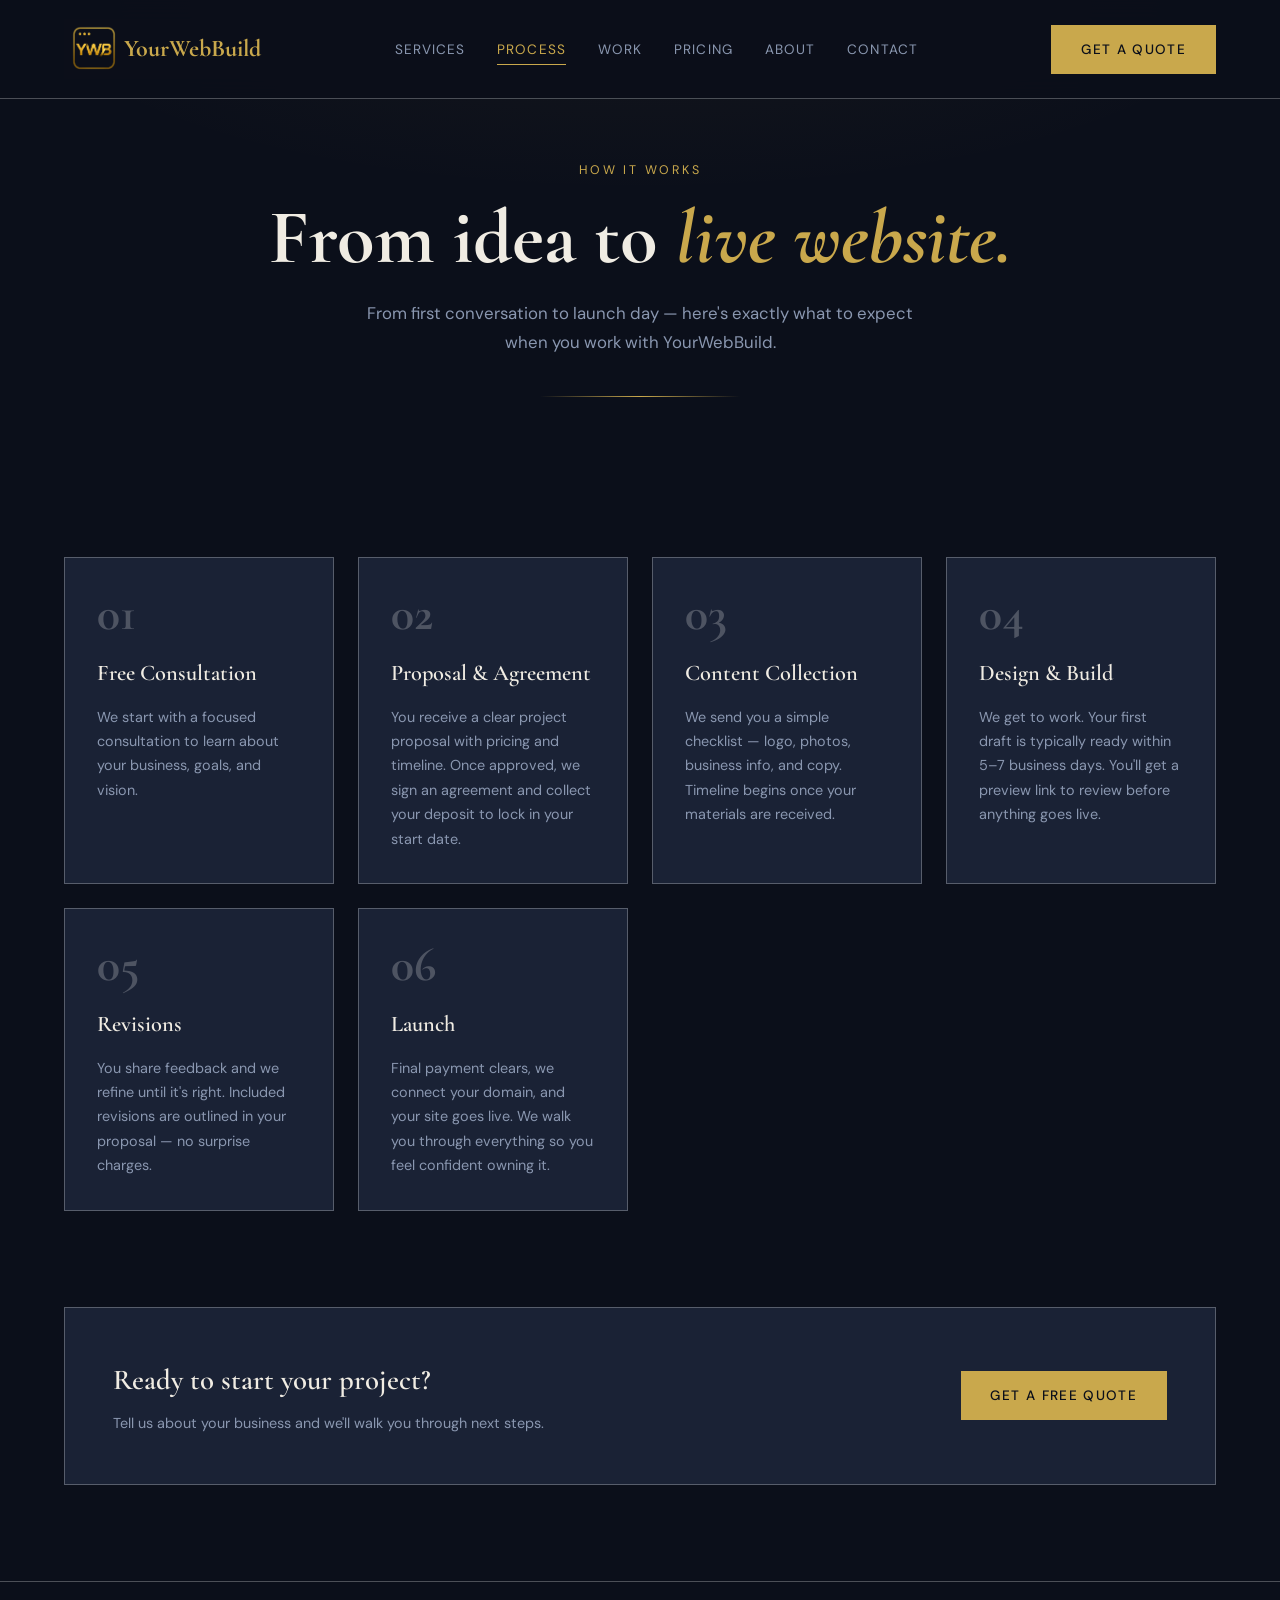
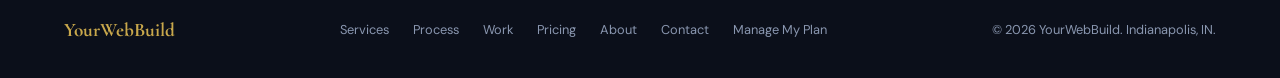
<file: process.html>
<!DOCTYPE html>
<html lang="en">
<head>
<meta charset="UTF-8"/>
<meta name="viewport" content="width=device-width,initial-scale=1.0"/>

<meta name="description" content="See exactly how YourWebBuild takes your website from first conversation to launch day — consultation, proposal, content collection, design, revisions, and go-live."/>
<meta name="robots" content="index, follow"/>
<meta property="og:title" content="Our Process | YourWebBuild"/>
<meta property="og:description" content="From first conversation to launch day — here's exactly what to expect when you work with YourWebBuild."/>
<meta property="og:type" content="website"/>
<meta property="og:url" content="https://yourwebbuild.com/process.html"/>

<title>Our Process | YourWebBuild</title>
<link rel="preconnect" href="https://fonts.googleapis.com">
<link rel="preconnect" href="https://fonts.gstatic.com" crossorigin>
<link href="https://fonts.googleapis.com/css2?family=Cormorant+Garamond:wght@400;600;700&family=DM+Sans:wght@300;400;500&display=swap" rel="stylesheet"/>
<link rel="icon" type="image/x-icon" href="Images/ywb-blue-tab.png">
<link rel="stylesheet" href="style.css">

<style>
.process-grid{display:grid;grid-template-columns:repeat(auto-fit,minmax(260px,1fr));gap:1.5rem;max-width:1200px;margin:0 auto;}
.process-step{padding:2rem;border:1px solid var(--border);background:var(--navy3);position:relative;transition:border-color .3s,transform .3s cubic-bezier(.22,1,.36,1);}
.process-step:hover{border-color:var(--gold);transform:translateY(-4px);}
.process-num{font-family:'Cormorant Garamond',serif;font-size:3rem;font-weight:700;color:#ffffff3a;line-height:1;margin-bottom:1rem;transition:color .3s;}
.process-step:hover .process-num{color:var(--gold);}
.process-step h3{font-family:'Cormorant Garamond',serif;font-size:1.4rem;font-weight:600;margin-bottom:.75rem;}
.process-step p{font-size:.9rem;color:var(--muted);line-height:1.7;}
</style>
</head>
<body>

<nav id="main-nav">
 <a href="index.html" class="nav-logo"><img src="Images/ywb-gold.png" alt="logo"><span class="hide-text"> YourWebBuild </span></a> 
  <div class="nav-links" id="navLinks">
    <a href="index.html#services">Services</a>
    <a href="process.html" class="active">Process</a>
    <a href="portfolio.html">Work</a>
    <a href="pricing.html">Pricing</a>
    <a href="about.html">About</a>
    <a href="contact.html">Contact</a>
  </div>
  <div class="nav-right">
    <a href="contact.html" class="btn btn-fill">Get a Quote</a>
    <button class="nav-toggle" id="navToggle" aria-label="Toggle menu" aria-expanded="false">
      <span></span><span></span><span></span>
    </button>
  </div>
</nav>

<div class="page-hero">
  <div class="hero-eyebrow">How It Works</div>
  <h1 class="page-title">From idea to <em>live website.</em></h1>
  <p class="page-sub">From first conversation to launch day — here's exactly what to expect when you work with YourWebBuild.</p>
  <div class="gold-divider"></div>
</div>

<section>
  <div class="process-grid">

    <!--
      Step 01 currently shows the Phase 1 (free consultation) copy.
      Once you're getting steady referrals/reviews, swap in the Phase 2
      paid-strategy-session version you drafted for the original homepage:
        Heading: Website Strategy Session: $149
        Body: We start with a paid Website Strategy Session — a focused
        deep dive where we map your site's pages, structure, and strategy.
        You walk away with a clear written plan you can keep, whether or
        not we build it together. The fee is credited toward your project
        if you move forward.
    -->
    <div class="process-step reveal d1">
      <div class="process-num">01</div>
      <h3>Free Consultation</h3>
      <p>We start with a focused consultation to learn about your business, goals, and vision.</p>
    </div>
    <div class="process-step reveal d2">
      <div class="process-num">02</div>
      <h3>Proposal &amp; Agreement</h3>
      <p>You receive a clear project proposal with pricing and timeline. Once approved, we sign an agreement and collect your deposit to lock in your start date.</p>
    </div>
    <div class="process-step reveal d3">
      <div class="process-num">03</div>
      <h3>Content Collection</h3>
      <p>We send you a simple checklist — logo, photos, business info, and copy. Timeline begins once your materials are received.</p>
    </div>
    <div class="process-step reveal d4">
      <div class="process-num">04</div>
      <h3>Design &amp; Build</h3>
      <p>We get to work. Your first draft is typically ready within 5–7 business days. You'll get a preview link to review before anything goes live.</p>
    </div>
    <div class="process-step reveal d5">
      <div class="process-num">05</div>
      <h3>Revisions</h3>
      <p>You share feedback and we refine until it's right. Included revisions are outlined in your proposal — no surprise charges.</p>
    </div>
    <div class="process-step reveal d1">
      <div class="process-num">06</div>
      <h3>Launch</h3>
      <p>Final payment clears, we connect your domain, and your site goes live. We walk you through everything so you feel confident owning it.</p>
    </div>

  </div>
</section>

<div class="cta-band reveal">
  <div class="cta-band-text">
    <h3>Ready to start your project?</h3>
    <p>Tell us about your business and we'll walk you through next steps.</p>
  </div>
  <a href="contact.html" class="btn btn-fill">Get a Free Quote</a>
</div>

<footer>
  <div class="footer-logo">YourWebBuild</div>
  <div class="footer-links">
    <a href="index.html#services">Services</a>
    <a href="process.html">Process</a>
    <a href="portfolio.html">Work</a>
    <a href="pricing.html">Pricing</a>
    <a href="about.html">About</a>
    <a href="contact.html">Contact</a>
    <a href="https://billing.stripe.com/p/login/aFa7sK5XEgO0h2pbyrfMA00">Manage My Plan</a>
  </div>
  <div class="footer-copy">© 2026 YourWebBuild. Indianapolis, IN.</div>
</footer>

<a href="tel:+13177312108" class="call-fab" aria-label="Call YourWebBuild">
	  <svg viewBox="0 0 24 24" fill="none" stroke="currentColor" stroke-width="2">
		<path d="M22 16.92v3a2 2 0 0 1-2.18 2 19.79 19.79 0 0 1-8.63-3.07 19.5 19.5 0 0 1-6-6 19.79 19.79 0 0 1-3.07-8.67A2 2 0 0 1 4.11 2h3a2 2 0 0 1 2 1.72c.127.96.361 1.903.7 2.81a2 2 0 0 1-.45 2.11L8.09 9.91a16 16 0 0 0 6 6l1.27-1.27a2 2 0 0 1 2.11-.45c.907.339 1.85.573 2.81.7A2 2 0 0 1 22 16.92z"/>
	  </svg>
	</a>

<script src="script.js"></script>


</body>
</html>
</file>
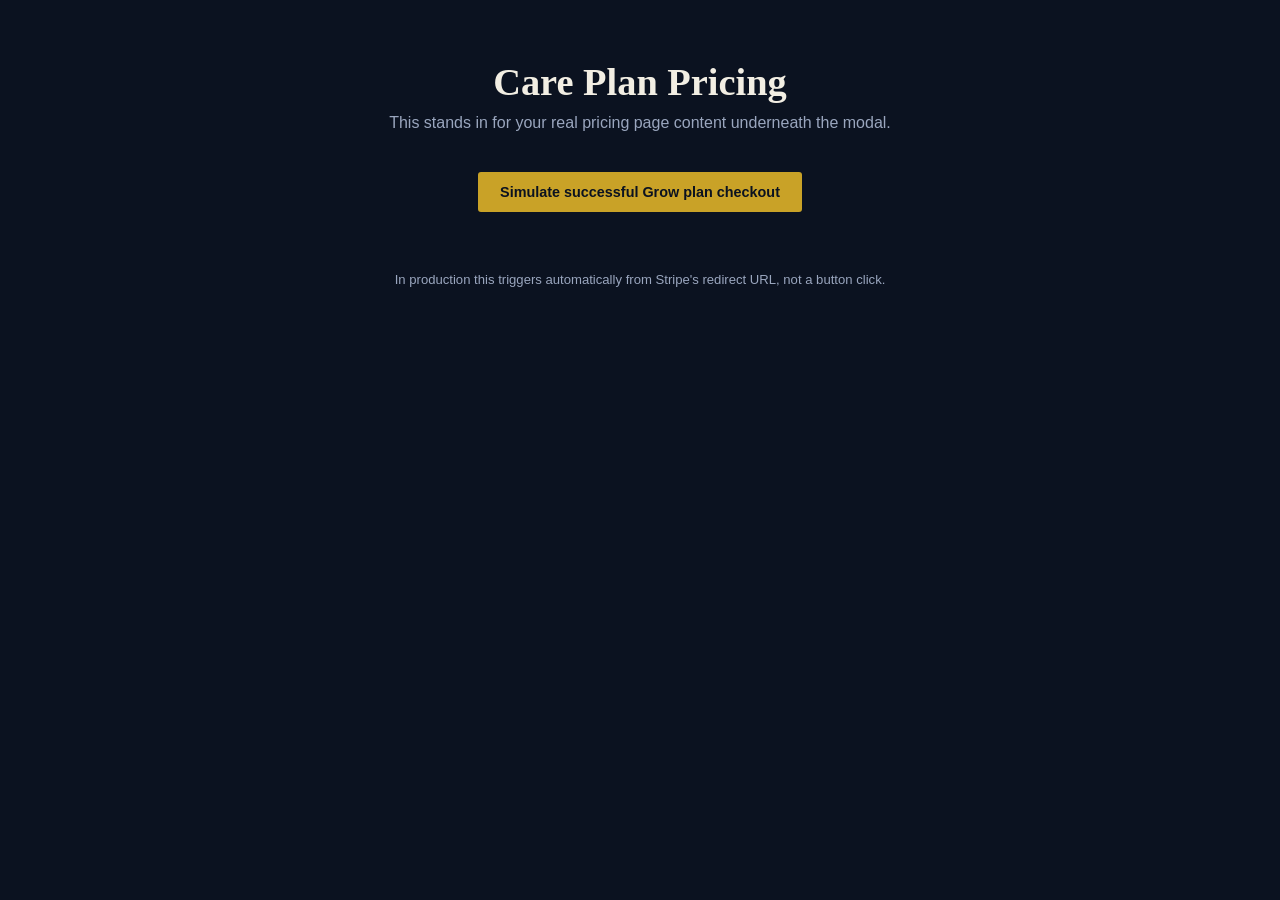
<file: thank-you-modal.html>
<!DOCTYPE html>
<html lang="en">
<head>
<meta charset="UTF-8">
<meta name="viewport" content="width=device-width, initial-scale=1.0">
<title>Pricing | YourWebBuild (Modal Demo)</title>

<!--
  ============================================================
  HOW TO USE THIS FILE
  ============================================================
  This is a self-contained DEMO so you can test the popup before
  wiring it into your real pricing page. It fakes a pricing page
  around the modal so you can see how it sits on top of content.

  To install on your ACTUAL pricing page, copy three things into
  your existing pricing.html:

  1. The CSS block marked "MODAL CSS - COPY TO <head>" into your
     <style> tag (or your shared stylesheet).

  2. The HTML block marked "MODAL MARKUP - COPY INTO <body>" -
     paste it anywhere inside your <body>, doesn't matter where.

  3. The <script> block at the bottom marked "MODAL SCRIPT" -
     paste it right before your closing </body> tag.

  Then in Stripe, set each Payment Link's "after payment" redirect to:

    https://yourwebbuild.com/pricing.html?success=true&plan=Maintain
    https://yourwebbuild.com/pricing.html?success=true&plan=Grow
    https://yourwebbuild.com/pricing.html?success=true&plan=Scale

  (swap in your real pricing page filename/path, and match plan name
  per link). The modal reads the "plan" parameter to personalize the
  message, and "success=true" is what triggers it to open.
  ============================================================
-->

<style>
  :root {
    --navy-deep: #0B1220;
    --navy-panel: #141D33;
    --navy-line: #283454;
    --gold: #C9A227;
    --gold-soft: #E3C766;
    --ivory: #F2EEE3;
    --slate: #9AA6BE;
  }

  * { margin: 0; padding: 0; box-sizing: border-box; }

  body {
    background: var(--navy-deep);
    color: var(--ivory);
    font-family: 'DM Sans', sans-serif;
    min-height: 100vh;
    padding: 60px 20px;
  }

  /* ---- fake pricing page content, for demo purposes only ---- */
  .demo-page {
    max-width: 720px;
    margin: 0 auto;
    text-align: center;
  }
  .demo-page h1 {
    font-family: 'Cormorant Garamond', serif;
    font-size: 2.4rem;
    margin-bottom: 10px;
  }
  .demo-page p {
    color: var(--slate);
    margin-bottom: 40px;
  }
  .demo-trigger {
    background: var(--gold);
    color: var(--navy-deep);
    border: none;
    font-family: 'DM Sans', sans-serif;
    font-weight: 600;
    padding: 12px 22px;
    border-radius: 3px;
    cursor: pointer;
    font-size: 0.9rem;
  }
  .demo-trigger:hover { background: var(--gold-soft); }
  .demo-note {
    margin-top: 60px;
    font-size: 0.82rem;
    color: var(--navy-line);
  }

  /* ============================================================
     MODAL CSS - COPY TO <head>
     ============================================================ */
  .twb-modal-overlay {
    display: none;
    position: fixed;
    inset: 0;
    background: rgba(11, 18, 32, 0.78);
    backdrop-filter: blur(3px);
    align-items: center;
    justify-content: center;
    padding: 20px;
    z-index: 9999;
    animation: twb-fade 0.25s ease-out;
  }

  .twb-modal-overlay.twb-open {
    display: flex;
  }

  @keyframes twb-fade {
    from { opacity: 0; }
    to { opacity: 1; }
  }

  .twb-card {
    max-width: 480px;
    width: 100%;
    max-height: 90vh;
    overflow-y: auto;
    background: var(--navy-panel);
    border: 1px solid var(--navy-line);
    border-radius: 6px;
    padding: 40px 32px 32px;
    position: relative;
    text-align: center;
    animation: twb-rise 0.35s ease-out both;
    box-shadow: 0 20px 60px rgba(0,0,0,0.5);
  }

  @keyframes twb-rise {
    from { opacity: 0; transform: translateY(14px) scale(0.98); }
    to { opacity: 1; transform: translateY(0) scale(1); }
  }

  .twb-close {
    position: absolute;
    top: 14px;
    right: 14px;
    width: 32px;
    height: 32px;
    border: none;
    background: transparent;
    color: var(--slate);
    font-size: 1.3rem;
    line-height: 1;
    cursor: pointer;
    border-radius: 4px;
    display: flex;
    align-items: center;
    justify-content: center;
    transition: color 0.15s ease, background 0.15s ease;
  }

  .twb-close:hover {
    color: var(--gold-soft);
    background: rgba(255,255,255,0.05);
  }

  .twb-close:focus-visible {
    outline: 2px solid var(--gold-soft);
    outline-offset: 2px;
  }

  .twb-check {
    width: 52px;
    height: 52px;
    margin: 0 auto 22px;
  }

  .twb-check circle {
    fill: none;
    stroke: var(--gold);
    stroke-width: 1.4;
    opacity: 0.55;
  }

  .twb-check path {
    fill: none;
    stroke: var(--gold);
    stroke-width: 2.2;
    stroke-linecap: round;
    stroke-linejoin: round;
    stroke-dasharray: 30;
    stroke-dashoffset: 30;
    animation: twb-draw 0.6s 0.35s ease-out forwards;
  }

  @keyframes twb-draw {
    to { stroke-dashoffset: 0; }
  }

  .twb-card h2 {
    font-family: 'Cormorant Garamond', serif;
    font-weight: 500;
    font-size: 1.9rem;
    color: var(--ivory);
    margin-bottom: 10px;
  }

  .twb-lede {
    font-size: 0.96rem;
    line-height: 1.55;
    color: var(--slate);
    margin-bottom: 24px;
  }

  .twb-lede strong {
    color: var(--gold-soft);
    font-weight: 600;
  }

  .twb-divider {
    width: 52px;
    height: 1px;
    background: var(--gold);
    opacity: 0.5;
    margin: 0 auto 24px;
  }

  .twb-features {
    list-style: none;
    text-align: left;
    display: flex;
    flex-direction: column;
    gap: 12px;
    margin-bottom: 26px;
  }

  .twb-features li {
    display: flex;
    align-items: flex-start;
    gap: 10px;
    font-size: 0.88rem;
    color: var(--ivory);
    line-height: 1.4;
  }

  .twb-features li .twb-dot {
    flex-shrink: 0;
    width: 5px;
    height: 5px;
    border-radius: 50%;
    background: var(--gold);
    margin-top: 7px;
  }

  .twb-features li span.twb-label {
    color: var(--ivory);
    font-weight: 500;
  }

  .twb-features li span.twb-detail {
    color: var(--slate);
  }

  .twb-portal-btn {
    display: block;
    width: 100%;
    text-align: center;
    background: var(--gold);
    color: var(--navy-deep);
    font-family: 'DM Sans', sans-serif;
    font-weight: 600;
    font-size: 0.92rem;
    letter-spacing: 0.02em;
    padding: 13px 0;
    border-radius: 3px;
    text-decoration: none;
    transition: background 0.2s ease, transform 0.15s ease;
  }

  .twb-portal-btn:hover {
    background: var(--gold-soft);
    transform: translateY(-1px);
  }

  @media (prefers-reduced-motion: reduce) {
    .twb-modal-overlay, .twb-card, .twb-check path { animation: none !important; opacity: 1 !important; stroke-dashoffset: 0 !important; }
  }

  @media (max-width: 480px) {
    .twb-card { padding: 34px 22px 26px; }
    .twb-card h2 { font-size: 1.6rem; }
  }
</style>
</head>
<body>

  <!-- ==== fake pricing page content, remove this whole block on your real page ==== -->
  <div class="demo-page">
    <h1>Care Plan Pricing</h1>
    <p>This stands in for your real pricing page content underneath the modal.</p>
    <button class="demo-trigger" onclick="twbSimulateSuccess('Grow')">Simulate successful Grow plan checkout</button>
    <p class="demo-note">In production this triggers automatically from Stripe's redirect URL, not a button click.</p>
  </div>

  <!-- ============================================================
       MODAL MARKUP - COPY INTO <body> of your real pricing page
       ============================================================ -->
  <div class="twb-modal-overlay" id="twbOverlay" role="dialog" aria-modal="true" aria-labelledby="twbTitle">
    <div class="twb-card">
      <button class="twb-close" id="twbClose" aria-label="Close">&times;</button>

      <svg class="twb-check" viewBox="0 0 56 56" aria-hidden="true">
        <circle cx="28" cy="28" r="26"></circle>
        <path d="M17 29 L25 37 L40 20"></path>
      </svg>

      <h2 id="twbTitle">You're All Set</h2>
      <p class="twb-lede" id="twbLede">
        Thanks for joining <strong id="twbPlanName">YourWebBuild Care Plans</strong>. Your site is officially covered, and a confirmation has been sent to your inbox.
      </p>

      <div class="twb-divider"></div>

      <ul class="twb-features">
        <li>
          <span class="twb-dot"></span>
          <span><span class="twb-label">Update your payment method.</span> <span class="twb-detail">Swap in a new card whenever yours changes.</span></span>
        </li>
        <li>
          <span class="twb-dot"></span>
          <span><span class="twb-label">View billing history.</span> <span class="twb-detail">Download any past invoice or receipt.</span></span>
        </li>
        <li>
          <span class="twb-dot"></span>
          <span><span class="twb-label">Change or cancel your plan.</span> <span class="twb-detail">Adjust your tier or end your subscription at any time, no questions asked.</span></span>
        </li>
      </ul>

      <a href="#" class="twb-portal-btn" id="twbPortalBtn">Manage My Plan</a>
    </div>
  </div>

  <!-- ============================================================
       MODAL SCRIPT - COPY before closing </body> of your real page
       ============================================================ -->
  <script>
    (function () {
      const overlay = document.getElementById('twbOverlay');
      const closeBtn = document.getElementById('twbClose');
      const planNameEl = document.getElementById('twbPlanName');
      const portalBtn = document.getElementById('twbPortalBtn');

      // TODO: replace with your real Stripe Customer Portal link
      // Stripe Dashboard -> Settings -> Billing -> Customer portal
      portalBtn.href = 'https://billing.stripe.com/p/login/aFa7sK5XEgO0h2pbyrfMA00'; 
      function openModal(planName) {
        if (planName) {
          planNameEl.textContent = 'the ' + planName + ' Plan';
        }
        overlay.classList.add('twb-open');
        document.body.style.overflow = 'hidden';
      }

      function closeModal() {
        overlay.classList.remove('twb-open');
        document.body.style.overflow = '';
        // Strip success/plan params so a refresh doesn't reopen it,
        // without navigating away from the pricing page.
        const url = new URL(window.location.href);
        url.searchParams.delete('success');
        url.searchParams.delete('plan');
        window.history.replaceState({}, document.title, url.pathname + url.search + url.hash);
      }

      closeBtn.addEventListener('click', closeModal);

      // click outside the card closes it too
      overlay.addEventListener('click', function (e) {
        if (e.target === overlay) closeModal();
      });

      // Esc key closes it
      document.addEventListener('keydown', function (e) {
        if (e.key === 'Escape' && overlay.classList.contains('twb-open')) closeModal();
      });

      // Check the URL on page load for Stripe's redirect params
      const params = new URLSearchParams(window.location.search);
      if (params.get('success') === 'true') {
        openModal(params.get('plan'));
      }

      // expose closeModal globally in case you want a "back to pricing" link inside the modal later
      window.twbCloseModal = closeModal;
    })();

    // Demo-only helper, remove this function on your real page
    function twbSimulateSuccess(plan) {
      const url = new URL(window.location.href);
      url.searchParams.set('success', 'true');
      url.searchParams.set('plan', plan);
      window.location.href = url.toString();
    }
  </script>

</body>
</html>
</file>
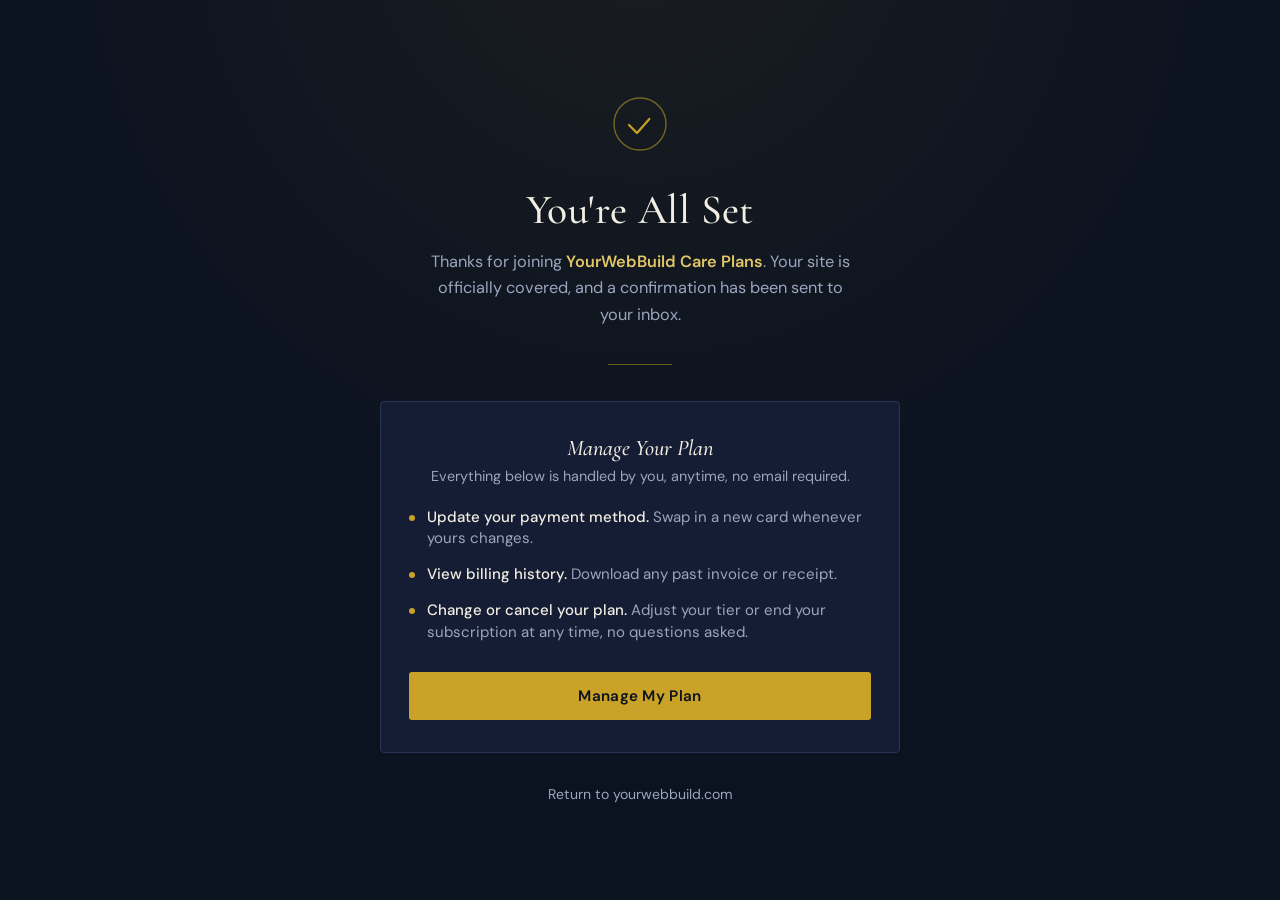
<file: thank-you.html>
<!DOCTYPE html>
<html lang="en">
<head>
<meta charset="UTF-8">
<meta name="viewport" content="width=device-width, initial-scale=1.0">
<title>You're All Set | YourWebBuild</title>
<meta name="robots" content="noindex">
<link rel="preconnect" href="https://fonts.googleapis.com">
<link rel="preconnect" href="https://fonts.gstatic.com" crossorigin>
<link href="https://fonts.googleapis.com/css2?family=Cormorant+Garamond:ital,wght@0,400;0,500;0,600;1,400&family=DM+Sans:wght@400;500;600&display=swap" rel="stylesheet">
<style>
  :root {
    --navy-deep: #0B1220;
    --navy-panel: #141D33;
    --navy-line: #283454;
    --gold: #C9A227;
    --gold-soft: #E3C766;
    --ivory: #F2EEE3;
    --slate: #9AA6BE;
  }

  * { margin: 0; padding: 0; box-sizing: border-box; }

  body {
    background: var(--navy-deep);
    background-image: radial-gradient(circle at 50% -10%, rgba(201,162,39,0.08), transparent 55%);
    color: var(--ivory);
    font-family: 'DM Sans', sans-serif;
    min-height: 100vh;
    display: flex;
    align-items: center;
    justify-content: center;
    padding: 32px 20px;
  }

  .card {
    max-width: 520px;
    width: 100%;
    text-align: center;
    animation: rise 0.7s ease-out both;
  }

  @keyframes rise {
    from { opacity: 0; transform: translateY(14px); }
    to { opacity: 1; transform: translateY(0); }
  }

  .check {
    width: 56px;
    height: 56px;
    margin: 0 auto 28px;
  }

  .check circle {
    fill: none;
    stroke: var(--gold);
    stroke-width: 1.4;
    opacity: 0.55;
  }

  .check path {
    fill: none;
    stroke: var(--gold);
    stroke-width: 2.2;
    stroke-linecap: round;
    stroke-linejoin: round;
    stroke-dasharray: 30;
    stroke-dashoffset: 30;
    animation: draw 0.6s 0.5s ease-out forwards;
  }

  @keyframes draw {
    to { stroke-dashoffset: 0; }
  }

  h1 {
    font-family: 'Cormorant Garamond', serif;
    font-weight: 500;
    font-size: 2.6rem;
    letter-spacing: 0.01em;
    color: var(--ivory);
    margin-bottom: 14px;
  }

  .lede {
    font-size: 1.02rem;
    line-height: 1.6;
    color: var(--slate);
    max-width: 420px;
    margin: 0 auto 36px;
  }

  .lede strong {
    color: var(--gold-soft);
    font-weight: 600;
  }

  .divider {
    width: 64px;
    height: 1px;
    background: var(--gold);
    opacity: 0.5;
    margin: 0 auto 36px;
  }

  .panel {
    background: var(--navy-panel);
    border: 1px solid var(--navy-line);
    border-radius: 4px;
    padding: 32px 28px;
    text-align: left;
  }

  .panel h2 {
    font-family: 'Cormorant Garamond', serif;
    font-style: italic;
    font-weight: 500;
    font-size: 1.4rem;
    color: var(--ivory);
    margin-bottom: 6px;
    text-align: center;
  }

  .panel p.sub {
    font-size: 0.9rem;
    color: var(--slate);
    text-align: center;
    margin-bottom: 22px;
  }

  .features {
    list-style: none;
    display: flex;
    flex-direction: column;
    gap: 14px;
    margin-bottom: 28px;
  }

  .features li {
    display: flex;
    align-items: flex-start;
    gap: 12px;
    font-size: 0.94rem;
    color: var(--ivory);
    line-height: 1.45;
  }

  .features li .dot {
    flex-shrink: 0;
    width: 6px;
    height: 6px;
    border-radius: 50%;
    background: var(--gold);
    margin-top: 8px;
  }

  .features li span.label {
    color: var(--ivory);
    font-weight: 500;
  }

  .features li span.detail {
    color: var(--slate);
  }

  .portal-btn {
    display: block;
    width: 100%;
    text-align: center;
    background: var(--gold);
    color: var(--navy-deep);
    font-family: 'DM Sans', sans-serif;
    font-weight: 600;
    font-size: 0.95rem;
    letter-spacing: 0.02em;
    padding: 14px 0;
    border-radius: 3px;
    text-decoration: none;
    transition: background 0.2s ease, transform 0.15s ease;
  }

  .portal-btn:hover {
    background: var(--gold-soft);
    transform: translateY(-1px);
  }

  .portal-btn:focus-visible {
    outline: 2px solid var(--gold-soft);
    outline-offset: 3px;
  }

  .home-link {
    display: inline-block;
    margin-top: 32px;
    color: var(--slate);
    font-size: 0.88rem;
    text-decoration: none;
    border-bottom: 1px solid transparent;
    transition: border-color 0.2s ease, color 0.2s ease;
  }

  .home-link:hover {
    color: var(--gold-soft);
    border-color: var(--gold-soft);
  }

  @media (prefers-reduced-motion: reduce) {
    .card, .check path { animation: none !important; opacity: 1 !important; stroke-dashoffset: 0 !important; }
  }

  @media (max-width: 480px) {
    h1 { font-size: 2.1rem; }
    .panel { padding: 26px 20px; }
  }
</style>
</head>
<body>

  <div class="card">
    <svg class="check" viewBox="0 0 56 56" aria-hidden="true">
      <circle cx="28" cy="28" r="26"></circle>
      <path d="M17 29 L25 37 L40 20"></path>
    </svg>

    <h1>You're All Set</h1>
    <p class="lede" id="ledeText">
      Thanks for joining <strong id="planName">YourWebBuild Care Plans</strong>. Your site is officially covered, and a confirmation has been sent to your inbox.
    </p>

    <div class="divider"></div>

    <div class="panel">
      <h2>Manage Your Plan</h2>
      <p class="sub">Everything below is handled by you, anytime, no email required.</p>

      <ul class="features">
        <li>
          <span class="dot"></span>
          <span><span class="label">Update your payment method.</span> <span class="detail">Swap in a new card whenever yours changes.</span></span>
        </li>
        <li>
          <span class="dot"></span>
          <span><span class="label">View billing history.</span> <span class="detail">Download any past invoice or receipt.</span></span>
        </li>
        <li>
          <span class="dot"></span>
          <span><span class="label">Change or cancel your plan.</span> <span class="detail">Adjust your tier or end your subscription at any time, no questions asked.</span></span>
        </li>
      </ul>

      <a href="#" class="portal-btn" id="portalBtn">Manage My Plan</a>
    </div>

    <a href="/" class="home-link">Return to yourwebbuild.com</a>
  </div>

  <script>
    // Optional personalization: if a Payment Link's "after payment" redirect
    // includes ?plan=Maintain (or Grow / Scale), this swaps the generic
    // message for the plan name. Safe to ignore if you don't set this up.
    const params = new URLSearchParams(window.location.search);
    const plan = params.get('plan');
    if (plan) {
      document.getElementById('planName').textContent = 'the ' + plan + ' Plan';
    }

    // TODO: Replace with your real Customer Portal link.
    // Find it in Stripe Dashboard: Settings -> Billing -> Customer portal
    document.getElementById('portalBtn').href = 'https://billing.stripe.com/p/login/REPLACE_ME';
  </script>

</body>
</html>
</file>
<file: style.css>
/* ============================================================
   YourWebBuild — Shared Styles
   Linked on every page. Page-specific styles (hero, pricing
   cards, contact form, etc.) live in each file's own <style>
   block, layered on top of this.
   ============================================================ */

*{margin:0;padding:0;box-sizing:border-box;}
:root{
  --navy:#0b0f1a;--navy2:#111827;--navy3:#1a2235;
  --gold:#c9a84c;--gold2:#e8c96a;--white:#f0ece3;--muted:#8a97b0;--border:#ffffff44;
}
html{scroll-behavior:auto;overflow-x:hidden;}
body{background:var(--navy);color:var(--white);font-family:'DM Sans',sans-serif;font-size:16px;line-height:1.7;overflow-x:hidden; max-width:100%;}
a{color:inherit;text-decoration:none;}

/* Reveal animations */
.reveal{opacity:0;transform:translateY(38px);transition:opacity .7s cubic-bezier(.22,1,.36,1),transform .7s cubic-bezier(.22,1,.36,1);}
.reveal.visible{opacity:1;transform:translateY(0);}
.reveal-left{opacity:0;transform:translateX(-38px);transition:opacity .7s cubic-bezier(.22,1,.36,1),transform .7s cubic-bezier(.22,1,.36,1);}
.reveal-left.visible{opacity:1;transform:translateX(0);}
.reveal-right{opacity:0;transform:translateX(38px);transition:opacity .7s cubic-bezier(.22,1,.36,1),transform .7s cubic-bezier(.22,1,.36,1);}
.reveal-right.visible{opacity:1;transform:translateX(0);}
.d1{transition-delay:.00s;}.d2{transition-delay:.12s;}.d3{transition-delay:.24s;}.d4{transition-delay:.36s;}.d5{transition-delay:.48s;}

/* Nav — identical on every page; only the active link differs */
nav{position:fixed;top:0;left:0;right:0;z-index:100;display:flex;align-items:center;justify-content:space-between;padding:1.2rem 5%;background:rgba(11,15,26,.92);backdrop-filter:blur(12px);border-bottom:1px solid var(--border);transition:padding .3s;}
nav.scrolled{padding:.8rem 5%;}
.nav-logo{display: flex; justify-content: center; align-items: center; font-family:'Cormorant Garamond',serif;font-size:1.5rem;font-weight:700;color:var(--gold);background: inherit; margin: auto 0;}
.nav-logo img{width: auto; height: 60px; display: flex; align-items: center;}
.nav-links{display:flex;gap:2rem;}
.nav-links a{font-size:.85rem;letter-spacing:.08em;text-transform:uppercase;color:var(--muted);transition:color .2s;position:relative;}
.nav-links a::after{content:'';position:absolute;bottom:-4px;left:0;width:0;height:1px;background:var(--gold);transition:width .3s cubic-bezier(.22,1,.36,1);}
.nav-links a:hover{color:var(--gold);}
.nav-links a:hover::after{width:100%;}
.nav-links a.active{color:var(--gold);}
.nav-links a.active::after{width:100%;}

.nav-right{display:flex;align-items:center;gap:1.25rem;position:relative;z-index:101;}

.nav-toggle{display:none;flex-direction:column;justify-content:center;gap:5px;width:26px;height:20px;background:none;border:none;cursor:pointer;padding:0;}
.nav-toggle span{display:block;width:100%;height:2px;background:var(--gold);transition:transform .3s cubic-bezier(.22,1,.36,1),opacity .3s ease;}
.nav-toggle[aria-expanded="true"] span:nth-child(1){transform:translateY(7px) rotate(45deg);}
.nav-toggle[aria-expanded="true"] span:nth-child(2){opacity:0;}
.nav-toggle[aria-expanded="true"] span:nth-child(3){transform:translateY(-7px) rotate(-45deg);}

.btn{display:inline-block;padding:.75rem 1.8rem;border:1px solid var(--gold);color:var(--gold);font-family:'DM Sans',sans-serif;font-size:.85rem;letter-spacing:.1em;text-transform:uppercase;cursor:pointer;transition:all .25s;background:transparent;}
.btn:hover{background:var(--gold);color:var(--navy);}
.btn-fill{background:var(--gold);color:var(--navy);font-weight:500;}
.btn-fill:hover{background:var(--gold2);border-color:var(--gold2);}

section{padding:6rem 5%;}
h2.section-title{font-family:'Cormorant Garamond',serif;font-size:clamp(2rem,4vw,3rem);font-weight:600;color:var(--white);margin-bottom:1.5rem;line-height:2.8rem;}
.section-sub{font-size:.95rem;color:var(--muted);margin-bottom:3rem;}
.gold-line{display:block;width:0;height:2px;background:var(--gold);margin-bottom:1.5rem;transition:width .9s cubic-bezier(.22,1,.36,1);}
.gold-line.visible{width:40px;}

/* Subpage hero — Process / Pricing / About / Contact / Work all open this way */
.page-hero{padding:10rem 5% 4rem;text-align:center;position:relative;overflow:hidden;}
.page-hero::before{content:'';position:absolute;inset:0;background:radial-gradient(ellipse 70% 60% at 50% 0%,#c9a84c0c 0%,transparent 70%);pointer-events:none;}
.hero-eyebrow{font-size:.78rem;letter-spacing:.22em;text-transform:uppercase;color:var(--gold);margin-bottom:1rem;opacity:0;animation:fadeUp .7s cubic-bezier(.22,1,.36,1) .2s forwards;}
.page-title{font-family:'Cormorant Garamond',serif;font-size:clamp(2.8rem,6vw,5rem);font-weight:700;line-height:1.08;margin-bottom:1.2rem;opacity:0;animation:fadeUp .8s cubic-bezier(.22,1,.36,1) .35s forwards;}
.page-title em{font-style:italic;color:var(--gold);}
.page-sub{font-size:1.05rem;color:var(--muted);max-width:560px;margin:0 auto 1.5rem;opacity:0;animation:fadeUp .8s cubic-bezier(.22,1,.36,1) .5s forwards;}
.gold-divider{width:0;height:1px;background:linear-gradient(90deg,transparent,var(--gold),transparent);margin:2.5rem auto 0;animation:expandLine 1s cubic-bezier(.22,1,.36,1) .8s forwards;}
@keyframes expandLine{to{width:200px;}}
@keyframes fadeUp{from{opacity:0;transform:translateY(28px);}to{opacity:1;transform:translateY(0);}}

/* CTA band — closes out every subpage */
.cta-band{margin:0 5% 6rem;border:1px solid var(--border);background:var(--navy3);padding:3rem;display:flex;align-items:center;justify-content:space-between;gap:2rem;flex-wrap:wrap;}
.cta-band-text h3{font-family:'Cormorant Garamond',serif;font-size:1.8rem;font-weight:600;margin-bottom:.4rem;}
.cta-band-text p{font-size:.9rem;color:var(--muted);}

footer{padding:2rem 5%;border-top:1px solid var(--border);display:flex;align-items:center;justify-content:space-between;flex-wrap:wrap;gap:1rem;}
.footer-logo{font-family:'Cormorant Garamond',serif;font-size:1.2rem;font-weight:700;color:var(--gold);}
.footer-copy{font-size:.8rem;color:var(--muted);}
.footer-links{display:flex;gap:1.5rem;flex-wrap:wrap;}
.footer-links a{font-size:.8rem;color:var(--muted);}
.footer-links a:hover{color:var(--gold);}

@media(max-width:900px){
  .nav-toggle{display:flex;}

  /* backdrop-filter on nav makes nav the "containing block" for any
     position:fixed element inside it — including .nav-links. That
     traps the full-screen menu inside nav's own ~70px-tall box
     instead of the real viewport. Turning it off here is the fix. */
  nav{backdrop-filter:none;}

  .nav-links{
    position:fixed;
    inset:0;
    background:var(--navy);
    display:flex;
    flex-direction:column;
    align-items:center;
    justify-content:center;
    gap:2.2rem;
    transform:translateY(-100%);
    opacity:0;
    pointer-events:none;
    transition:transform .35s cubic-bezier(.22,1,.36,1),opacity .35s ease;
    z-index:90;
  }
  .nav-links.open{
    transform:translateY(0);
    opacity:1;
    pointer-events:auto;
  }
  .nav-links a{font-size:1.15rem;}
  .nav-links a::after{display:none;}
  body.nav-open{overflow:hidden;}
}
@media(max-width:640px){
  .cta-band{flex-direction:column;text-align:center;}
  .nav-right .btn-fill{padding:.6rem 1.1rem;font-size:.75rem;}
  .hide-text{display: none;}
}

/* Mobile Call Button (FAB) */
.call-fab {
  display: none;
}
.call-fab {
  position: relative;
}

.call-fab::before {
  content: '';
  position: absolute;
  inset: -6px;
  border-radius: 50%;
  border: 2px solid var(--white, #f0ece3);
  opacity: 0;
  animation: pulse-ring 3.5s cubic-bezier(.22,1,.36,1) infinite;
}

@keyframes pulse-ring {
  0% {
    transform: scale(0.9);
    opacity: 0.6;
  }
  70% {
    transform: scale(1.4);
    opacity: 0;
  }
  100% {
    transform: scale(1.4);
    opacity: 0;
  }
}

@media (max-width: 768px) {
  .call-fab {
    display: flex;
    align-items: center;
    justify-content: center;
    position: fixed;
    bottom: 20px;
    right: 20px;
    width: 56px;
    height: 56px;
    border-radius: 50%;
    background: var(--gold, #c9a84c);
    color: var(--navy, #0b0f1a);
    box-shadow: 0 4px 14px rgba(0,0,0,0.35);
    z-index: 999;
    text-decoration: none;
    opacity: 0;
    transform: translateY(20px) scale(0.8);
    pointer-events: none;
    transition: opacity .35s cubic-bezier(.22,1,.36,1), transform .35s cubic-bezier(.22,1,.36,1);
  }

  .call-fab.show {
    opacity: 1;
    transform: translateY(0) scale(1);
    pointer-events: auto;
  }

  .call-fab svg {
    width: 24px;
    height: 24px;
  }
}
</file>
